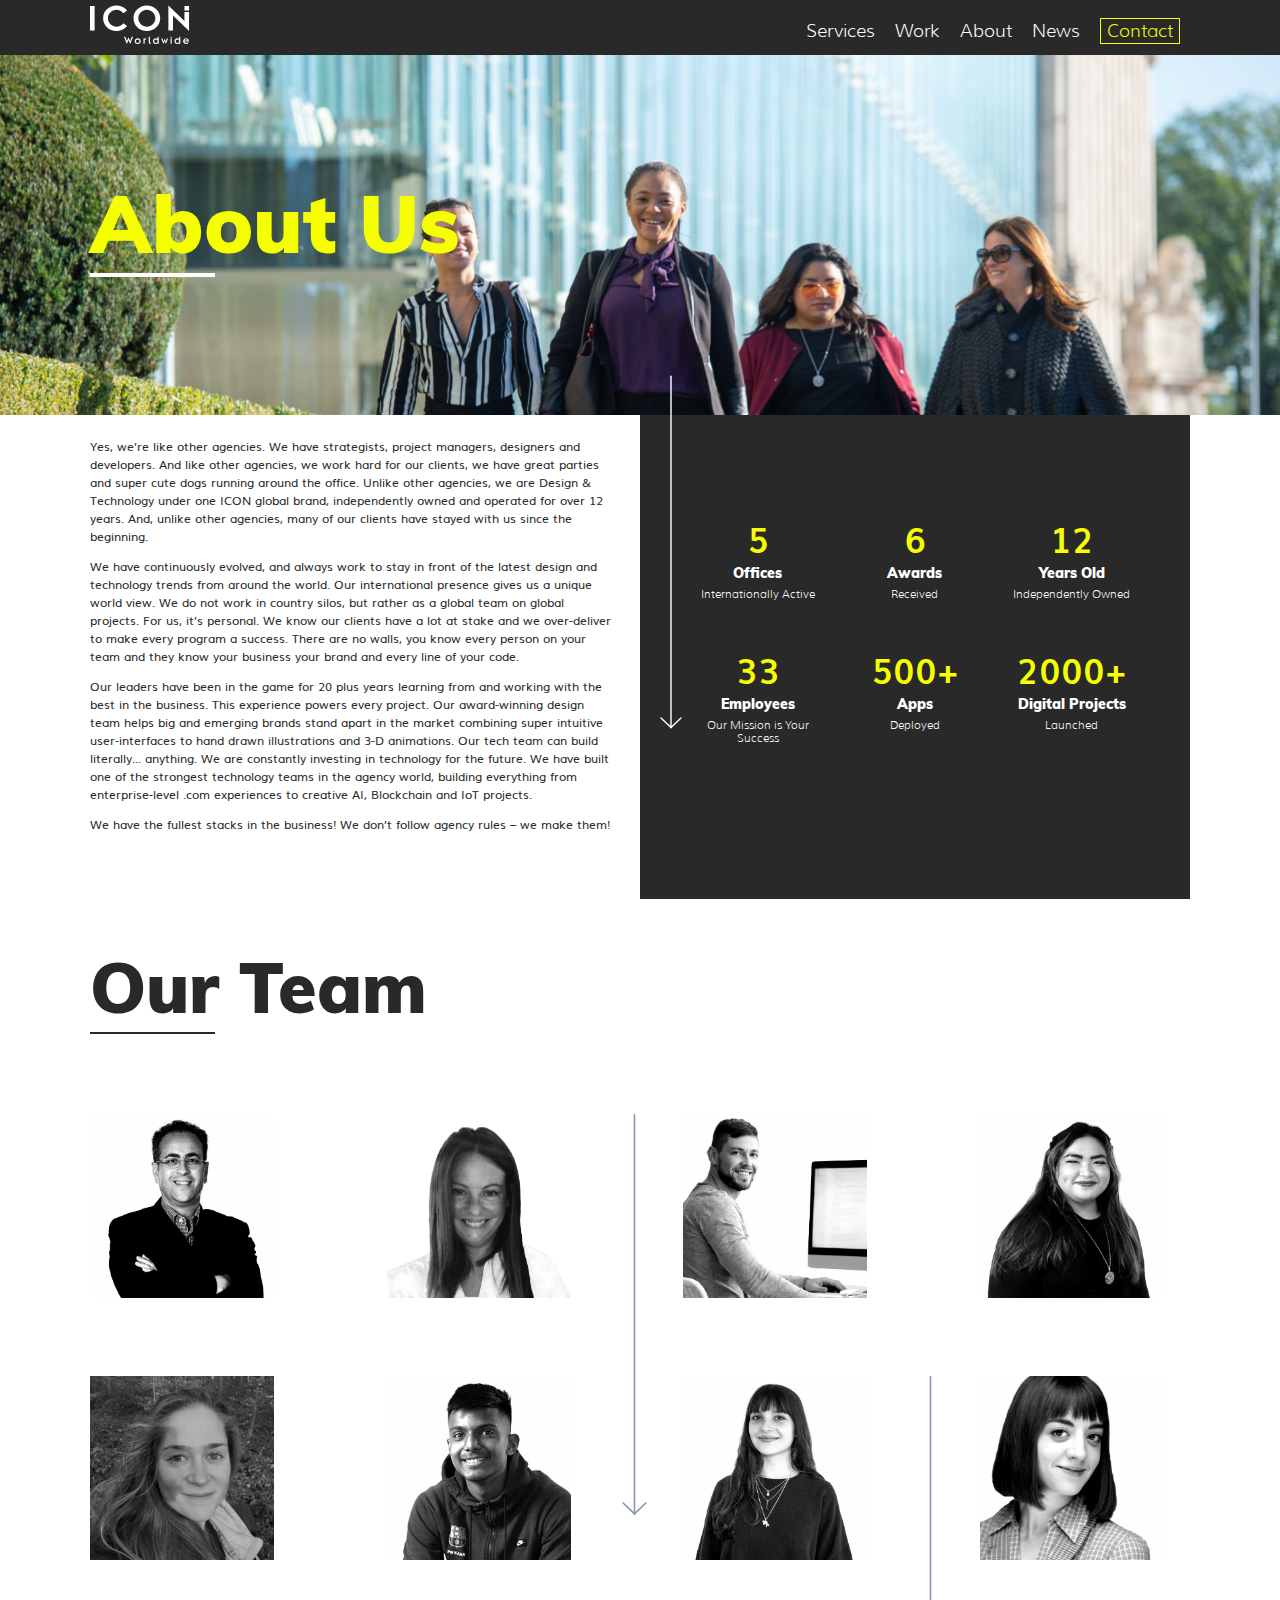
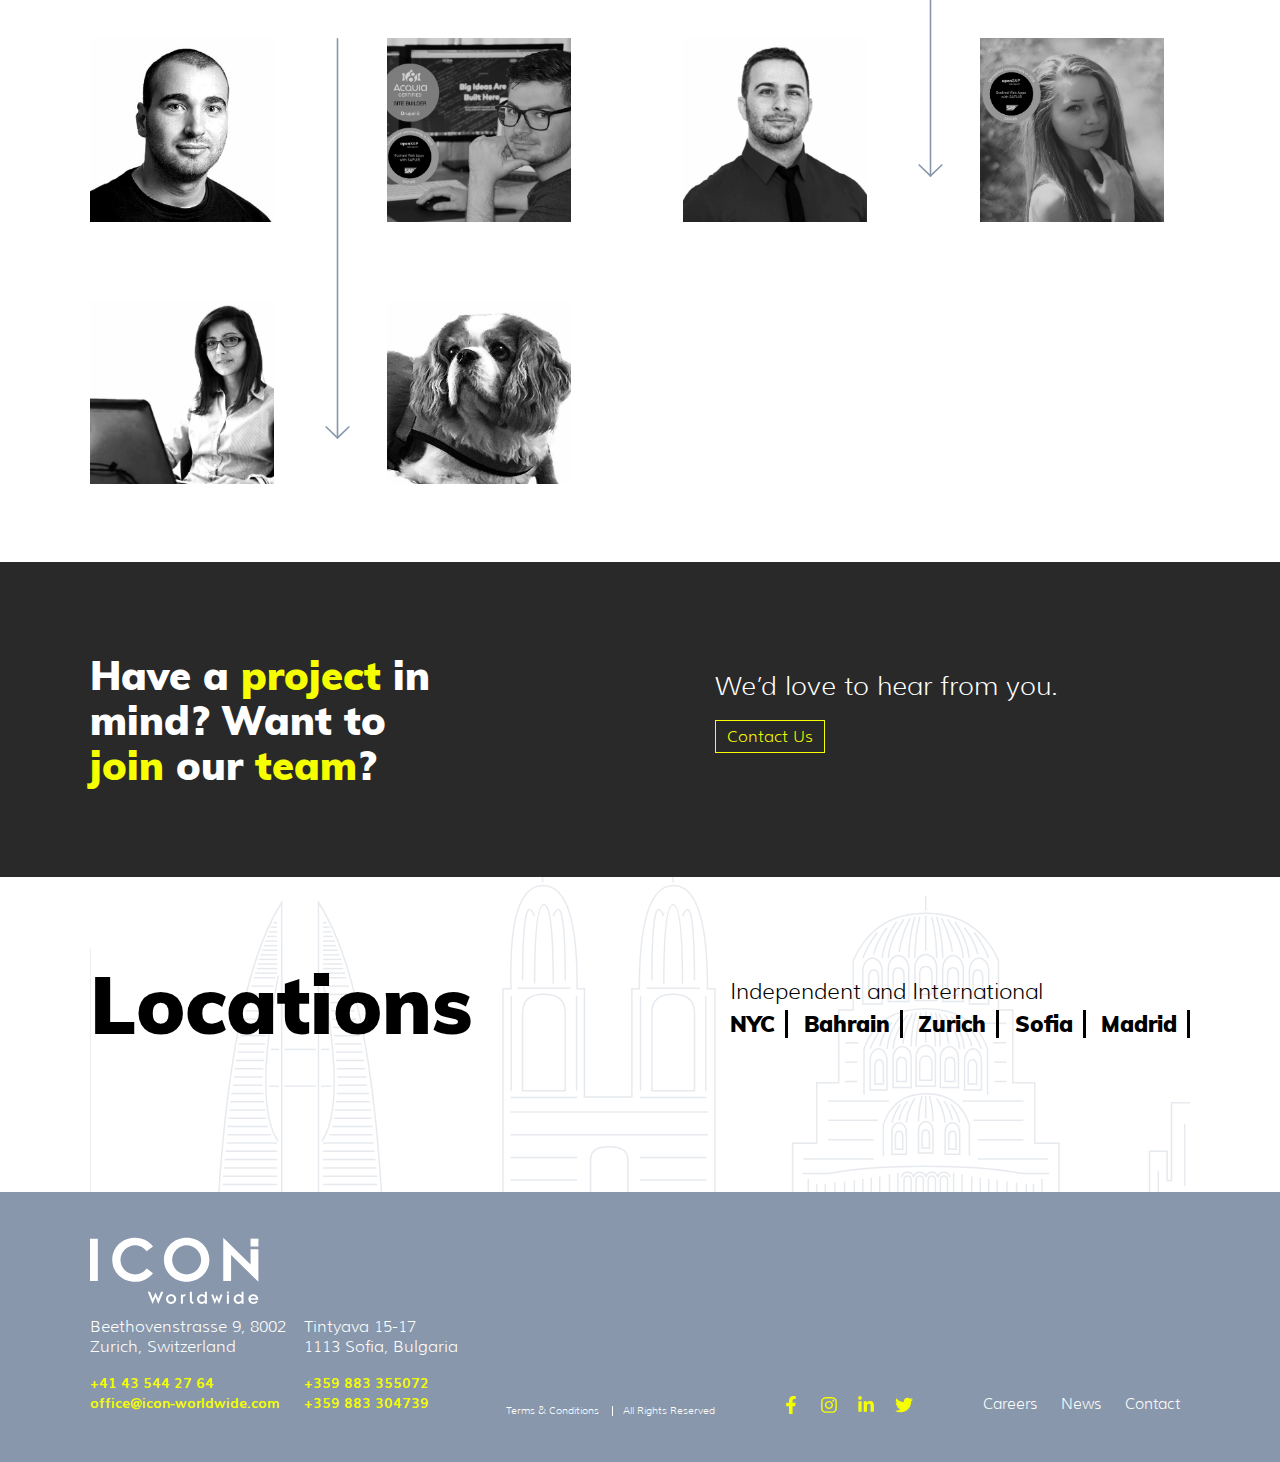
<file: about.html>
<!DOCTYPE html>
<html class="no-js" lang="en" data-react-helmet="lang">
<head>
  <meta charset="utf-8">
  <title>About Us | ICON Worldwide</title>
  <meta name="description" content="">
  <meta name="viewport" content="width=device-width, initial-scale=1">

  <link rel="stylesheet" href="css/reset.css">
  <link rel="stylesheet" href="css/fonts.css">
  <link rel="stylesheet" href="css/header.css">
  <link rel="stylesheet" href="css/about.css">
  <link rel="stylesheet" href="css/last_section.css">
  <link rel="stylesheet" href="css/footer.css">
  <link rel="stylesheet" href="css/contact_form.css">
</head>
<body>

<header id="header">
  <div id="inner_header">
    <div id="header_logo">
      <a href="index.html">
        <img src="img\icon-logo.svg" onerror="this.onerror=null; this.src='icon-logo.png'" alt="Logo">
      </a>
    </div>
    <ul class="header_nav_menu">
      <li><a href="services.html">services</a></li>
      <li><a href="work.html">work</a></li>
      <li><a href="about.html">about</a></li>
      <li><a href="news.html">news</a></li>
      <li>
        <button id="header_button">contact</button>
      </li>
    </ul>
    <div class="clear_right"></div>
  </div>
</header>

<section id="about_section">
  <div id="about_top_part">
    <h1>About Us
      <span class="about_line"></span>
    </h1>
  </div>
  <div id="about_bottom_part">
    <div class="about_left_div">
      <div class="inner_left_div">
        <p>Yes, we’re like other agencies. We have strategists, project managers, designers and developers. And like
          other agencies, we work hard for our clients, we have great parties and super cute dogs running around the
          office. Unlike other agencies, we are Design & Technology under one ICON global brand, independently owned and
          operated for over 12 years. And, unlike other agencies, many of our clients have stayed with us since the
          beginning.</p>
        <p>We have continuously evolved, and always work to stay in front of the latest design and technology trends
          from around the world. Our international presence gives us a unique world view. We do not work in country
          silos, but rather as a global team on global projects. For us, it’s personal. We know our clients have a lot
          at stake and we over-deliver to make every program a success. There are no walls, you know every person on
          your team and they know your business your brand and every line of your code.</p>
        <p>Our leaders have been in the game for 20 plus years learning from and working with the best in the business.
          This experience powers every project. Our award-winning design team helps big and emerging brands stand apart
          in the market combining super intuitive user-interfaces to hand drawn illustrations and 3-D animations. Our
          tech team can build literally... anything. We are constantly investing in technology for the future. We have
          built one of the strongest technology teams in the agency world, building everything from enterprise-level
          .com experiences to creative AI, Blockchain and IoT projects.</p>
        <p>We have the fullest stacks in the business! We don’t follow agency rules – we make them!</p>
      </div>
    </div>
    <div class="about_right_div">
      <img src="img/arrow_white.svg" alt="Arrow">
      <div class="inner_right_div">
        <div class="statistic">
          <h2>5</h2>
          <h3>Offices</h3>
          <p>Internationally Active</p>
        </div>
        <div class="statistic">
          <h2>6</h2>
          <h3>Awards</h3>
          <p>Received</p>
        </div>
        <div class="statistic">
          <h2>12</h2>
          <h3>Years Old</h3>
          <p>Independently Owned</p>
        </div>
        <div class="statistic">
          <h2>33</h2>
          <h3>Employees</h3>
          <p>Our Mission is Your Success</p>
        </div>
        <div class="statistic">
          <h2>500+</h2>
          <h3>Apps</h3>
          <p>Deployed</p>
        </div>
        <div class="statistic">
          <h2>2000+</h2>
          <h3>Digital Projects</h3>
          <p>Launched</p>
        </div>
      </div>
    </div>
  </div>

  <div class="about_inner">
    <h1>Our Team
      <span class="about_line"></span>
    </h1>

    <div class="team_photos">

      <div class="person">
        <img class="person_photo" src="img/jon-white.png" alt="Jon">
        <div class="person_info">
          <h3>Jon</h3>
          <p>Managing Director</p>
        </div>
      </div>
      <div class="person">
        <img class="person_photo" src="img/lori.png" alt="Lori">
        <div class="person_info">
          <h3>Lori</h3>
          <p>Creative Director</p>
        </div>
        <img class="arrow" src="img/arrow_grey.svg" alt="arrow">

      </div>
      <div class="person">
        <img class="person_photo" src="img/fakesteffen-white.png" alt="Steffen">
        <div class="person_info">
          <h3>Steffen</h3>
          <p>Technology Director</p>
        </div>
      </div>
      <div class="person">
        <img class="person_photo" src="img/Monira-white.png" alt="Monira">
        <div class="person_info">
          <h3>Monira</h3>
          <p>Designer</p>
        </div>
      </div>
      <div class="person">
        <img class="person_photo" src="img/teamB&W.png" alt="Zita">
        <div class="person_info">
          <h3>Zita</h3>
          <p>Project Manager</p>
        </div>
      </div>
      <div class="person">
        <img class="person_photo" src="img/Pryjan-white.png" alt="Pryjan">
        <div class="person_info">
          <h3>Pryjan</h3>
          <p>Jr. Designer</p>
        </div>
      </div>
      <div class="person">
        <img class="person_photo" src="img/Jessie-white.png" alt="Jessie">
        <div class="person_info">
          <h3>Jessie</h3>
          <p>Design Apprentice</p>
        </div>
        <img class="arrow" src="img/arrow_grey.svg" alt="arrow">
      </div>
      <div class="person">
        <img class="person_photo" src="img/Kristen-white-Edit.png" alt="Kristen">
        <div class="person_info">
          <h3>Kristen</h3>
          <p>Design Intern</p>
        </div>
      </div>
      <div class="person">
        <img class="person_photo" src="img/peter-white.png" alt="Peter">
        <div class="person_info">
          <h3>Peter</h3>
          <p>Lead Developer</p>
        </div>
        <img class="arrow" src="img/arrow_grey.svg" alt="arrow">
      </div>
      <div class="person">
        <img class="person_photo" src="img/teamb&w2.png" alt="Toli">
        <div class="person_info">
          <h3>Toli</h3>
          <p>Lead Developer</p>
        </div>
      </div>
      <div class="person">
        <img class="person_photo" src="img/владко-white.png" alt=Vladislav">
        <div class="person_info">
          <h3>Vladislav</h3>
          <p>Lead Developer</p>
        </div>
      </div>
      <div class="person">
        <img class="person_photo" src="img/anji.png" alt="Anjelica">
        <div class="person_info">
          <h3>Anjelika</h3>
          <p>Jr. Developer</p>
        </div>
      </div>
      <div class="person">
        <img class="person_photo" src="img/valya-white.png" alt="Valya">
        <div class="person_info">
          <h3>Valya</h3>
          <p>SEO, SEM, Social Media</p>
        </div>
      </div>
      <div class="person">
        <img class="person_photo" src="img/Luci-white.png" alt="Luci">
        <div class="person_info">
          <h3>Luci</h3>
          <p>Office dog</p>
        </div>
      </div>

    </div>
  </div>

</section>

<section id="last_section">
  <div id="contact_us">
    <div id="contact_us_container">
      <h2>Have a <span>project</span> in mind? Want to <span>join</span> our <span>team</span>?</h2>
      <div id="btn_contact_area">
        <p>We’d love to hear from you.</p>
        <button id="btn_contact_us">Contact Us</button>
      </div>
    </div>
  </div>
  <div id="location">
    <div id="location_container">
      <div id="location_left_div">
        <h2>Locations</h2>
        <div class="black_line"></div>
      </div>
      <div id="location_right_div">
        <p>Independent and International</p>
        <ul class="list_cities">
          <li>NYC</li>
          <li>Bahrain</li>
          <li>Zurich</li>
          <li>Sofia</li>
          <li>Madrid</li>
        </ul>
      </div>
    </div>
  </div>
</section>

<footer>
  <div id="inner_footer">
    <div id="footer_logo">
      <img src="img\icon-logo.svg" onerror="this.onerror=null; this.src='icon-logo.png'" alt="Logo">
    </div>
    <div class="address" id="address_1">
      <p>Beethovenstrasse 9, 8002</p>
      <p>Zurich, Switzerland</p>
      <br>
      <div class="contact">
        <a href="tel:+41435442764">+41 43 544 27 64</a>
        <a href="mailto:office@icon-worldwide.com">office@icon-worldwide.com</a>
      </div>
    </div>
    <div class="address" id="address_2">
      <p>Tintyava 15-17</p>
      <p>1113 Sofia, Bulgaria</p>
      <br>
      <div class="contact">
        <a href="tel:+359883355072">+359 883 355072</a>
        <a href="tel:+359883304739">+359 883 304739</a>
      </div>
    </div>
    <div id="inner_footer_right">
      <div class="left_part">
        <a href="/terms-and-conditions">Terms &amp; Conditions</a>
        <div class="all-rights-reserved">All Rights Reserved</div>
      </div>
      <div class="social_media">
        <a href="https://www.facebook.com/iconww/">
          <svg stroke="currentColor" fill="currentColor" stroke-width="0" viewBox="0 0 320 512" height="1em"
               width="1em"
               xmlns="http://www.w3.org/2000/svg">
            <path
              d="M279.14 288l14.22-92.66h-88.91v-60.13c0-25.35 12.42-50.06 52.24-50.06h40.42V6.26S260.43 0 225.36 0c-73.22 0-121.08 44.38-121.08 124.72v70.62H22.89V288h81.39v224h100.17V288z"></path>
          </svg>
        </a>
        <a href="https://www.instagram.com/iconworldwide/">
          <svg stroke="currentColor" fill="currentColor" stroke-width="0" viewBox="0 0 448 512" height="1em"
               width="1em"
               xmlns="http://www.w3.org/2000/svg">
            <path
              d="M224.1 141c-63.6 0-114.9 51.3-114.9 114.9s51.3 114.9 114.9 114.9S339 319.5 339 255.9 287.7 141 224.1 141zm0 189.6c-41.1 0-74.7-33.5-74.7-74.7s33.5-74.7 74.7-74.7 74.7 33.5 74.7 74.7-33.6 74.7-74.7 74.7zm146.4-194.3c0 14.9-12 26.8-26.8 26.8-14.9 0-26.8-12-26.8-26.8s12-26.8 26.8-26.8 26.8 12 26.8 26.8zm76.1 27.2c-1.7-35.9-9.9-67.7-36.2-93.9-26.2-26.2-58-34.4-93.9-36.2-37-2.1-147.9-2.1-184.9 0-35.8 1.7-67.6 9.9-93.9 36.1s-34.4 58-36.2 93.9c-2.1 37-2.1 147.9 0 184.9 1.7 35.9 9.9 67.7 36.2 93.9s58 34.4 93.9 36.2c37 2.1 147.9 2.1 184.9 0 35.9-1.7 67.7-9.9 93.9-36.2 26.2-26.2 34.4-58 36.2-93.9 2.1-37 2.1-147.8 0-184.8zM398.8 388c-7.8 19.6-22.9 34.7-42.6 42.6-29.5 11.7-99.5 9-132.1 9s-102.7 2.6-132.1-9c-19.6-7.8-34.7-22.9-42.6-42.6-11.7-29.5-9-99.5-9-132.1s-2.6-102.7 9-132.1c7.8-19.6 22.9-34.7 42.6-42.6 29.5-11.7 99.5-9 132.1-9s102.7-2.6 132.1 9c19.6 7.8 34.7 22.9 42.6 42.6 11.7 29.5 9 99.5 9 132.1s2.7 102.7-9 132.1z"></path>
          </svg>
        </a>
        <a href="https://www.linkedin.com/company/icon-worldwide/">
          <svg stroke="currentColor" fill="currentColor" stroke-width="0" viewBox="0 0 448 512" height="1em"
               width="1em"
               xmlns="http://www.w3.org/2000/svg">
            <path
              d="M100.28 448H7.4V148.9h92.88zM53.79 108.1C24.09 108.1 0 83.5 0 53.8a53.79 53.79 0 0 1 107.58 0c0 29.7-24.1 54.3-53.79 54.3zM447.9 448h-92.68V302.4c0-34.7-.7-79.2-48.29-79.2-48.29 0-55.69 37.7-55.69 76.7V448h-92.78V148.9h89.08v40.8h1.3c12.4-23.5 42.69-48.3 87.88-48.3 94 0 111.28 61.9 111.28 142.3V448z"></path>
          </svg>
        </a>
        <a href="https://twitter.com/iconworldwide">
          <svg stroke="currentColor" fill="currentColor" stroke-width="0" viewBox="0 0 512 512" height="1em"
               width="1em"
               xmlns="http://www.w3.org/2000/svg">
            <path
              d="M459.37 151.716c.325 4.548.325 9.097.325 13.645 0 138.72-105.583 298.558-298.558 298.558-59.452 0-114.68-17.219-161.137-47.106 8.447.974 16.568 1.299 25.34 1.299 49.055 0 94.213-16.568 130.274-44.832-46.132-.975-84.792-31.188-98.112-72.772 6.498.974 12.995 1.624 19.818 1.624 9.421 0 18.843-1.3 27.614-3.573-48.081-9.747-84.143-51.98-84.143-102.985v-1.299c13.969 7.797 30.214 12.67 47.431 13.319-28.264-18.843-46.781-51.005-46.781-87.391 0-19.492 5.197-37.36 14.294-52.954 51.655 63.675 129.3 105.258 216.365 109.807-1.624-7.797-2.599-15.918-2.599-24.04 0-57.828 46.782-104.934 104.934-104.934 30.213 0 57.502 12.67 76.67 33.137 23.715-4.548 46.456-13.32 66.599-25.34-7.798 24.366-24.366 44.833-46.132 57.827 21.117-2.273 41.584-8.122 60.426-16.243-14.292 20.791-32.161 39.308-52.628 54.253z"></path>
          </svg>
        </a>
      </div>
      <div class="right_part">
        <a href="#">Careers</a>
        <a href="#">News</a>
        <a onclick="openContactForm()">Contact</a>
      </div>
    </div>
  </div>
</footer>

<section id="contact_form">
  <div class="left_part_contact">
    <a class="contact_form_logo">
      <img src="img/icon-logo.svg">
    </a>
    <div class="left_contact_container">
      <h3>
        We'd <span>love to hear </span>from you
      </h3>
      <a href="mailto:office@icon-worldwide.com">office@icon-worldwide.com</a>
      <a href="tel:+41435442764">+41 43 544 27 64</a>
    </div>
    <img class="arrow_contact" src="img/horizontal_arrow.png" >
  </div>
  <div class="right_part_contact">
    <div class="contact_exit">
      <div></div>
      <div></div>
    </div>
    <form id="the_form">
      <p class="name">
        Name<span>*</span>
      </p>
      <input type="text" name="name" class="name_input">
      <p class="email">
        Email<span>*</span>
      </p>
      <input type="text" name="email" class="email_input">
      <p>Company Name</p>
      <input type="text" name="company_name">
      <p>Phone Number</p>
      <input type="text" name="phone_number">
      <p>Message</p>
      <textarea id="textarea" name="message"></textarea>
      <div class="btn_link">
        <div id="submit">Submit</div>
      </div>
    </form>
  </div>
</section>

<script src="js/contact_form.js"></script>
<script src="js/changeOverflow.js"></script>
<script src="js/contact_form_button_header.js"></script>
<script src="js/contact_form_buttons_footer.js"></script>
</body>
</html>
</file>
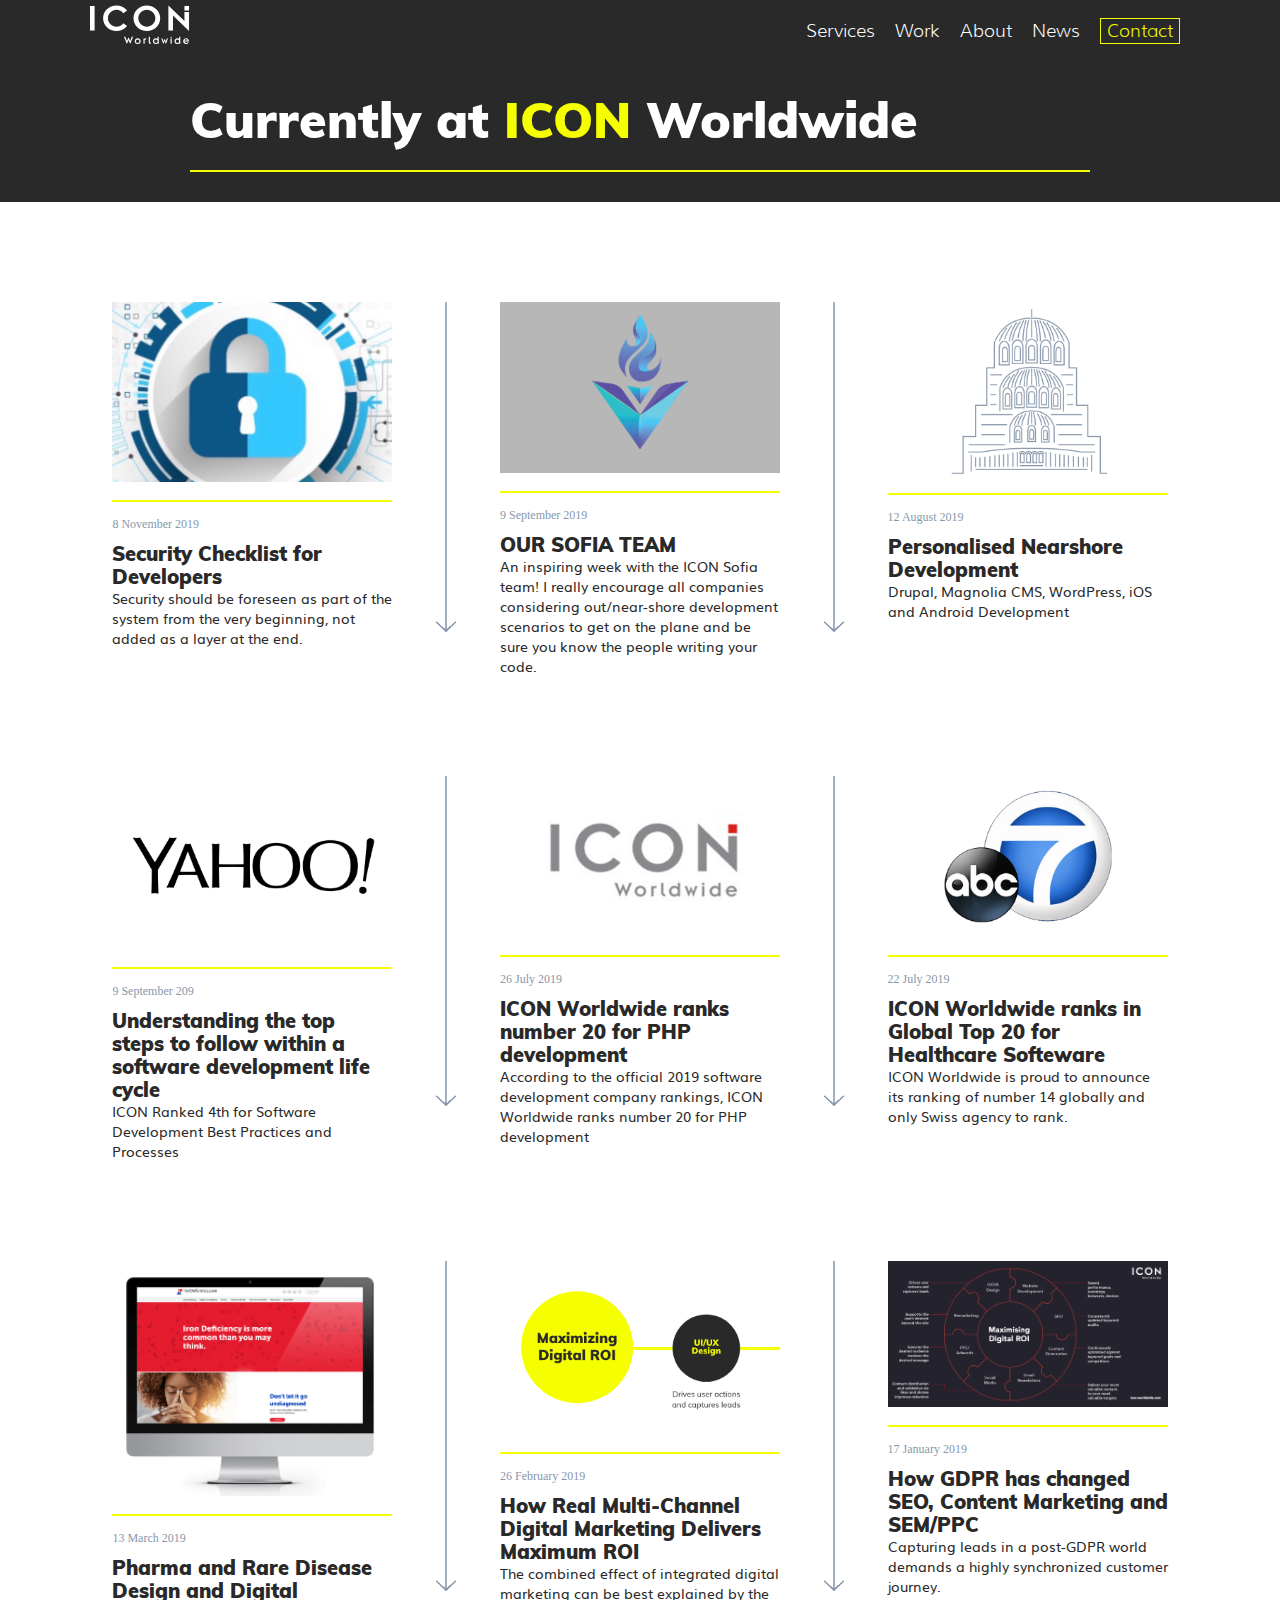
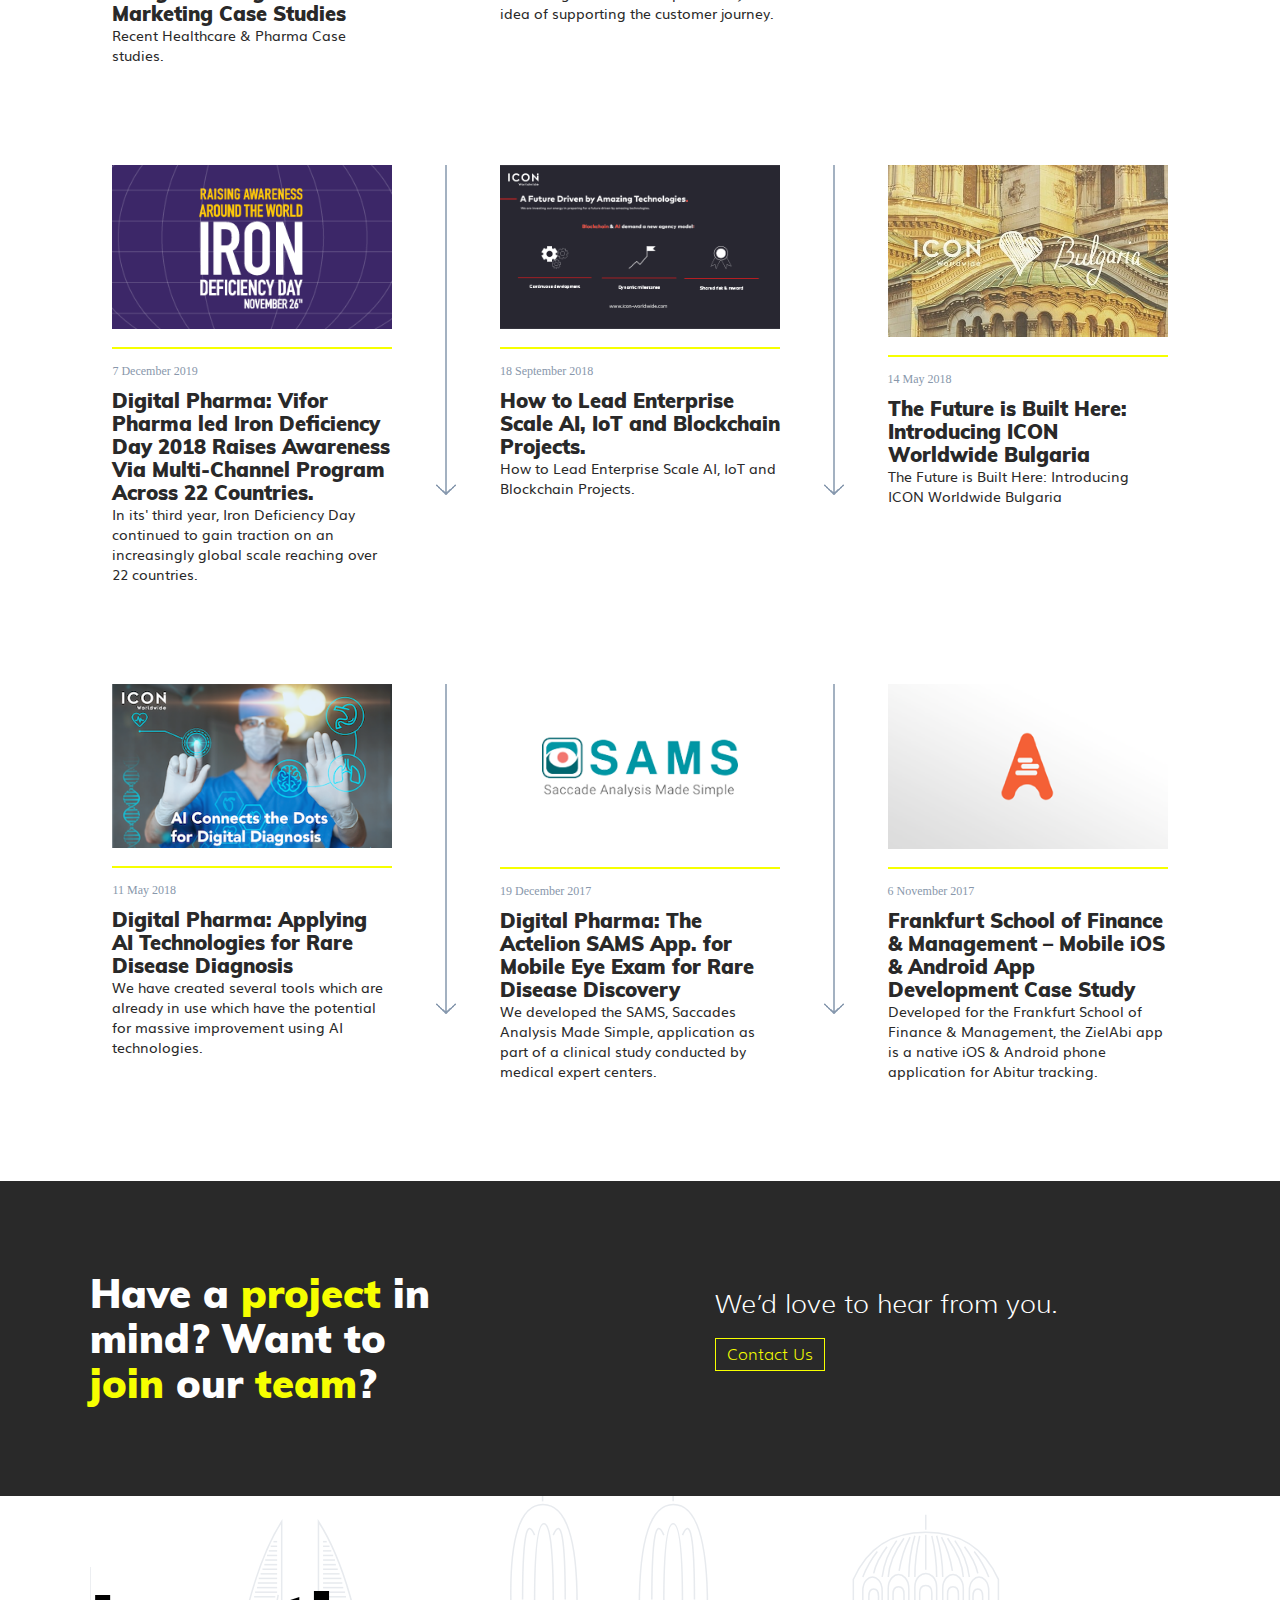
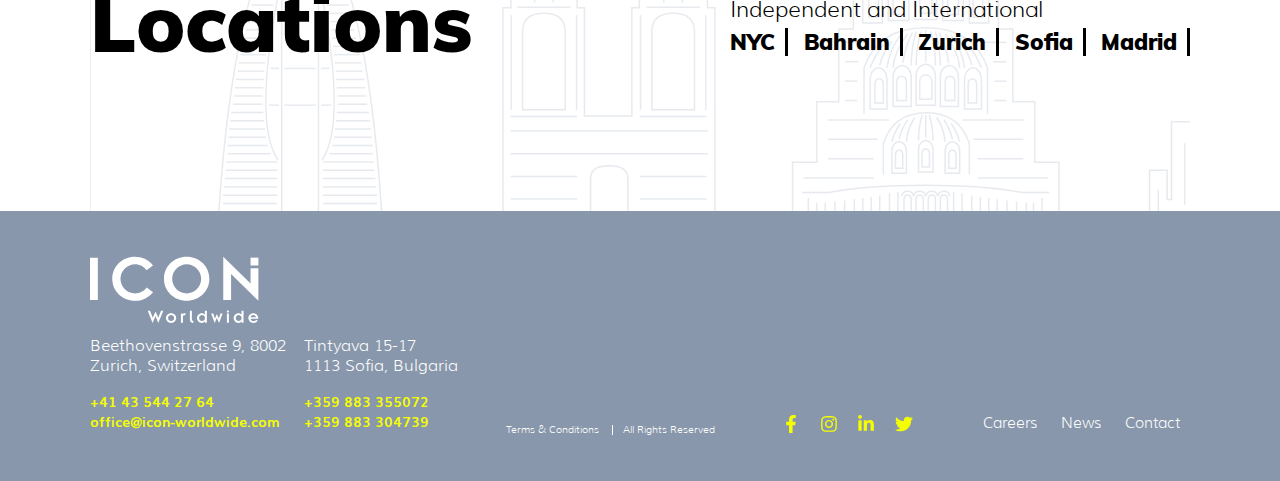
<file: news.html>
<!DOCTYPE html>
<html lang="en">
<head>
  <meta charset="UTF-8">
  <title>News | ICON-Worldwide</title>

  <meta name="description" content="">
  <meta name="viewport" content="width=device-width, initial-scale=1">

  <link rel="stylesheet" href="css/reset.css">
  <link rel="stylesheet" href="css/fonts.css">
  <link rel="stylesheet" href="css/news_header.css">
  <link rel="stylesheet" href="css/header.css">
  <link rel="stylesheet" href="css/news_section.css">
  <link rel="stylesheet" href="css/last_section.css">
  <link rel="stylesheet" href="css/footer.css">
  <link rel="stylesheet" href="css/contact_form.css">

</head>
<body>
<div id="news_header">
  <header id="header">
    <div id="inner_header">
      <div id="header_logo">
        <a href="index.html">
          <img src="img\icon-logo.svg" onerror="this.onerror=null; this.src='icon-logo.png'" alt="Logo">
        </a>
      </div>
      <ul class="header_nav_menu">
        <li><a href="services.html">services</a></li>
        <li><a href="work.html">work</a></li>
        <li><a href="about.html">about</a></li>
        <li><a href="news.html">news</a></li>
        <li>
          <button id="header_button">contact</button>
        </li>
      </ul>
      <div class="clear_right"></div>
    </div>
  </header>
  <div id="news_header_title">Currently at <span>ICON</span> Worldwide</div>
</div>

<section id="news_section">
  <div id="news_section_inner">
    <div class="news_row">
      <a class="article">
        <img class="article_img" src="img/security-min-0535b20d52f815002066cb7324f92058.jpg" alt="Sofia">
        <div class="yellow_line"></div>
        <div class="article_date">8 November 2019</div>
        <h5>Security Checklist for Developers</h5>
        <p>
          Security should be foreseen as part of the system from the very beginning, not added as a layer at the end.
        </p>
      </a>
      <img class="arrow_img" src="img/vertical_arrow.png" alt="arrow">
      <a class="article">
        <img class="article_img" src="img/our-team.png" alt="Sofia">
        <div class="yellow_line"></div>
        <div class="article_date">9 September 2019</div>
        <h5>OUR SOFIA TEAM</h5>
        <p>
          An inspiring week with the ICON Sofia team! I really encourage all companies considering out/near-shore
          development scenarios to get on the plane and be sure you know the people writing your code.
        </p>
      </a>
      <img class="arrow_img" src="img/vertical_arrow.png" alt="arrow">
      <a class="article">
        <img class="article_img" src="img/church.png" alt="Sofia">
        <div class="yellow_line"></div>
        <div class="article_date">12 August 2019</div>
        <h5>Personalised Nearshore Development</h5>
        <p>Drupal, Magnolia CMS, WordPress, iOS and Android Development</p>
      </a>
    </div>
    <div class="news_row">
      <a class="article">
        <img class="article_img" src="img/yahoo.png">
        <div class="yellow_line"></div>
        <div class="article_date">9 September 209</div>
        <h5>Understanding the top steps to follow within a software development life cycle</h5>
        <p>ICON Ranked 4th for Software Development Best Practices and Processes</p>
      </a>
      <img class="arrow_img" src="img/vertical_arrow.png" alt="arrow">
      <a class="article">
        <img class="article_img" src="img/icon-6781b78aa26d874e144c03f3679980ce.png">
        <div class="yellow_line"></div>
        <div class="article_date">26 July 2019</div>
        <h5>ICON Worldwide ranks number 20 for PHP development</h5>
        <p>According to the official 2019 software development company rankings, ICON Worldwide ranks number 20 for PHP
          development</p>
      </a>
      <img class="arrow_img" src="img/vertical_arrow.png" alt="arrow">
      <a class="article">
        <img class="article_img" src="img/abc-min-be9d971630ace78877b2afd58e9c8f0c.png">
        <div class="yellow_line"></div>
        <div class="article_date">22 July 2019</div>
        <h5>ICON Worldwide ranks in Global Top 20 for Healthcare Softeware</h5>
        <p>ICON Worldwide is proud to announce its ranking of number 14 globally and only Swiss agency to rank.</p>
      </a>
    </div>
    <div class="news_row">
      <a class="article">
        <img class="article_img" src="img/ida-min-b651cea1a239a410496ae95dd0fb5167.png">
        <div class="yellow_line"></div>
        <div class="article_date">13 March 2019</div>
        <h5>Pharma and Rare Disease Design and Digital Marketing Case Studies</h5>
        <p>Recent Healthcare & Pharma Case studies.</p>
      </a>
      <img class="arrow_img" src="img/vertical_arrow.png" alt="arrow">
      <a class="article">
        <img class="article_img" src="img/multi-chanel.png">
        <div class="yellow_line"></div>
        <div class="article_date">26 February 2019</div>
        <h5>How Real Multi-Channel Digital Marketing Delivers Maximum ROI</h5>
        <p>
          The combined effect of integrated digital marketing can be best explained by the idea of supporting the
          customer journey.
        </p>
      </a>
      <img class="arrow_img" src="img/vertical_arrow.png" alt="arrow">
      <a class="article">
        <img class="article_img" src="img/capturing-lead-min-bc1c18960a99a2e1cae5ece1264c2959.png">
        <div class="yellow_line"></div>
        <div class="article_date">17 January 2019</div>
        <h5>How GDPR has changed SEO, Content Marketing and SEM/PPC</h5>
        <p>Capturing leads in a post-GDPR world demands a highly synchronized customer journey.</p>
      </a>
    </div>
    <div class="news_row">
      <a class="article">
        <img class="article_img" src="img/iron.png">
        <div class="yellow_line"></div>
        <div class="article_date">7 December 2019</div>
        <h5>Digital Pharma: Vifor Pharma led Iron Deficiency Day 2018 Raises Awareness Via Multi-Channel Program Across
          22 Countries.</h5>
        <p>
          In its' third year, Iron Deficiency Day continued to gain traction on an increasingly global scale reaching
          over 22 countries.
        </p>
      </a>
      <img class="arrow_img" src="img/vertical_arrow.png" alt="arrow">
      <a class="article">
        <img class="article_img" src="img/enterprice_scale.png">
        <div class="yellow_line"></div>
        <div class="article_date">18 September 2018</div>
        <h5>How to Lead Enterprise Scale AI, IoT and Blockchain Projects.</h5>
        <p>How to Lead Enterprise Scale AI, IoT and Blockchain Projects.</p>
      </a>
      <img class="arrow_img" src="img/vertical_arrow.png" alt="arrow">
      <a class="article">
        <img class="article_img" src="img/icon-bg-min-8f526c0c190b2f656fdfea0679aeb026.jpg">
        <div class="yellow_line"></div>
        <div class="article_date">14 May 2018</div>
        <h5>The Future is Built Here: Introducing ICON Worldwide Bulgaria</h5>
        <p>The Future is Built Here: Introducing ICON Worldwide Bulgaria</p>
      </a>
    </div>
    <div class="news_row">
      <a class="article">
        <img class="article_img"
             src="img/Al-Connects-the-dots-for-digital-diagnosis-e8e921476613f44cddfe128d570d46f2.png">
        <div class="yellow_line"></div>
        <div class="article_date">11 May 2018</div>
        <h5>Digital Pharma: Applying AI Technologies for Rare Disease Diagnosis</h5>
        <p>We have created several tools which are already in use which have the potential for massive improvement using
          AI technologies. </p>
      </a>
      <img class="arrow_img" src="img/vertical_arrow.png" alt="arrow">
      <a class="article">
        <img class="article_img" src="img/teaser-43f023387445140ec601ec78867705d4.png">
        <div class="yellow_line"></div>
        <div class="article_date">19 December 2017</div>
        <h5>Digital Pharma: The Actelion SAMS App. for Mobile Eye Exam for Rare Disease Discovery</h5>
        <p>We developed the SAMS, Saccades Analysis Made Simple, application as part of a clinical study conducted by
          medical expert centers.</p>
      </a>
      <img class="arrow_img" src="img/vertical_arrow.png" alt="arrow">
      <a class="article">
        <img class="article_img" src="img/ziel-thumb-58b8fabf3816f163bcdab23926c63a9b.png">
        <div class="yellow_line"></div>
        <div class="article_date">6 November 2017</div>
        <h5>
          Frankfurt School of Finance & Management – Mobile iOS & Android App Development Case Study
        </h5>
        <p>
          Developed for the Frankfurt School of Finance & Management, the ZielAbi app is a native iOS & Android phone
          application for Abitur tracking.
        </p>
      </a>
    </div>
  </div>
</section>

<section id="last_section">
  <div id="contact_us">
    <div id="contact_us_container">
      <h2>Have a <span>project</span> in mind? Want to <span>join</span> our <span>team</span>?</h2>
      <div id="btn_contact_area">
        <p>We’d love to hear from you.</p>
        <button id="btn_contact_us">Contact Us</button>
      </div>
    </div>
  </div>
  <div id="location">
    <div id="location_container">
      <div id="location_left_div">
        <h2>Locations</h2>
        <div class="black_line"></div>
      </div>
      <div id="location_right_div">
        <p>Independent and International</p>
        <ul class="list_cities">
          <li>NYC</li>
          <li>Bahrain</li>
          <li>Zurich</li>
          <li>Sofia</li>
          <li>Madrid</li>
        </ul>
      </div>
    </div>
  </div>
</section>

<footer>
  <div id="inner_footer">
    <div id="footer_logo">
      <img src="img\icon-logo.svg" onerror="this.onerror=null; this.src='icon-logo.png'" alt="Logo">
    </div>
    <div class="address" id="address_1">
      <p>Beethovenstrasse 9, 8002</p>
      <p>Zurich, Switzerland</p>
      <br>
      <div class="contact">
        <a href="tel:+41435442764">+41 43 544 27 64</a>
        <a href="mailto:office@icon-worldwide.com">office@icon-worldwide.com</a>
      </div>
    </div>
    <div class="address" id="address_2">
      <p>Tintyava 15-17</p>
      <p>1113 Sofia, Bulgaria</p>
      <br>
      <div class="contact">
        <a href="tel:+359883355072">+359 883 355072</a>
        <a href="tel:+359883304739">+359 883 304739</a>
      </div>
    </div>
    <div id="inner_footer_right">
      <div class="left_part">
        <a href="/terms-and-conditions">Terms &amp; Conditions</a>
        <div class="all-rights-reserved">All Rights Reserved</div>
      </div>
      <div class="social_media">
        <a href="https://www.facebook.com/iconww/">
          <svg stroke="currentColor" fill="currentColor" stroke-width="0" viewBox="0 0 320 512" height="1em"
               width="1em"
               xmlns="http://www.w3.org/2000/svg">
            <path
              d="M279.14 288l14.22-92.66h-88.91v-60.13c0-25.35 12.42-50.06 52.24-50.06h40.42V6.26S260.43 0 225.36 0c-73.22 0-121.08 44.38-121.08 124.72v70.62H22.89V288h81.39v224h100.17V288z"></path>
          </svg>
        </a>
        <a href="https://www.instagram.com/iconworldwide/">
          <svg stroke="currentColor" fill="currentColor" stroke-width="0" viewBox="0 0 448 512" height="1em"
               width="1em"
               xmlns="http://www.w3.org/2000/svg">
            <path
              d="M224.1 141c-63.6 0-114.9 51.3-114.9 114.9s51.3 114.9 114.9 114.9S339 319.5 339 255.9 287.7 141 224.1 141zm0 189.6c-41.1 0-74.7-33.5-74.7-74.7s33.5-74.7 74.7-74.7 74.7 33.5 74.7 74.7-33.6 74.7-74.7 74.7zm146.4-194.3c0 14.9-12 26.8-26.8 26.8-14.9 0-26.8-12-26.8-26.8s12-26.8 26.8-26.8 26.8 12 26.8 26.8zm76.1 27.2c-1.7-35.9-9.9-67.7-36.2-93.9-26.2-26.2-58-34.4-93.9-36.2-37-2.1-147.9-2.1-184.9 0-35.8 1.7-67.6 9.9-93.9 36.1s-34.4 58-36.2 93.9c-2.1 37-2.1 147.9 0 184.9 1.7 35.9 9.9 67.7 36.2 93.9s58 34.4 93.9 36.2c37 2.1 147.9 2.1 184.9 0 35.9-1.7 67.7-9.9 93.9-36.2 26.2-26.2 34.4-58 36.2-93.9 2.1-37 2.1-147.8 0-184.8zM398.8 388c-7.8 19.6-22.9 34.7-42.6 42.6-29.5 11.7-99.5 9-132.1 9s-102.7 2.6-132.1-9c-19.6-7.8-34.7-22.9-42.6-42.6-11.7-29.5-9-99.5-9-132.1s-2.6-102.7 9-132.1c7.8-19.6 22.9-34.7 42.6-42.6 29.5-11.7 99.5-9 132.1-9s102.7-2.6 132.1 9c19.6 7.8 34.7 22.9 42.6 42.6 11.7 29.5 9 99.5 9 132.1s2.7 102.7-9 132.1z"></path>
          </svg>
        </a>
        <a href="https://www.linkedin.com/company/icon-worldwide/">
          <svg stroke="currentColor" fill="currentColor" stroke-width="0" viewBox="0 0 448 512" height="1em"
               width="1em"
               xmlns="http://www.w3.org/2000/svg">
            <path
              d="M100.28 448H7.4V148.9h92.88zM53.79 108.1C24.09 108.1 0 83.5 0 53.8a53.79 53.79 0 0 1 107.58 0c0 29.7-24.1 54.3-53.79 54.3zM447.9 448h-92.68V302.4c0-34.7-.7-79.2-48.29-79.2-48.29 0-55.69 37.7-55.69 76.7V448h-92.78V148.9h89.08v40.8h1.3c12.4-23.5 42.69-48.3 87.88-48.3 94 0 111.28 61.9 111.28 142.3V448z"></path>
          </svg>
        </a>
        <a href="https://twitter.com/iconworldwide">
          <svg stroke="currentColor" fill="currentColor" stroke-width="0" viewBox="0 0 512 512" height="1em"
               width="1em"
               xmlns="http://www.w3.org/2000/svg">
            <path
              d="M459.37 151.716c.325 4.548.325 9.097.325 13.645 0 138.72-105.583 298.558-298.558 298.558-59.452 0-114.68-17.219-161.137-47.106 8.447.974 16.568 1.299 25.34 1.299 49.055 0 94.213-16.568 130.274-44.832-46.132-.975-84.792-31.188-98.112-72.772 6.498.974 12.995 1.624 19.818 1.624 9.421 0 18.843-1.3 27.614-3.573-48.081-9.747-84.143-51.98-84.143-102.985v-1.299c13.969 7.797 30.214 12.67 47.431 13.319-28.264-18.843-46.781-51.005-46.781-87.391 0-19.492 5.197-37.36 14.294-52.954 51.655 63.675 129.3 105.258 216.365 109.807-1.624-7.797-2.599-15.918-2.599-24.04 0-57.828 46.782-104.934 104.934-104.934 30.213 0 57.502 12.67 76.67 33.137 23.715-4.548 46.456-13.32 66.599-25.34-7.798 24.366-24.366 44.833-46.132 57.827 21.117-2.273 41.584-8.122 60.426-16.243-14.292 20.791-32.161 39.308-52.628 54.253z"></path>
          </svg>
        </a>
      </div>
      <div class="right_part">
        <a href="#">Careers</a>
        <a href="#">News</a>
        <a onclick="openContactForm()">Contact</a>
      </div>
    </div>
  </div>
</footer>

<section id="contact_form">
  <div class="left_part_contact">
    <a class="contact_form_logo">
      <img src="img/icon-logo.svg">
    </a>
    <div class="left_contact_container">
      <h3>
        We'd <span>love to hear </span>from you
      </h3>
      <a href="mailto:office@icon-worldwide.com">office@icon-worldwide.com</a>
      <a href="tel:+41435442764">+41 43 544 27 64</a>
    </div>
    <img class="arrow_contact" src="img/horizontal_arrow.png">
  </div>
  <div class="right_part_contact">
    <div class="contact_exit">
      <div></div>
      <div></div>
    </div>
    <form id="the_form">
      <p class="name">
        Name<span>*</span>
      </p>
      <input type="text" name="name" class="name_input">
      <p class="email">
        Email<span>*</span>
      </p>
      <input type="text" name="email" class="email_input">
      <p>Company Name</p>
      <input type="text" name="company_name">
      <p>Phone Number</p>
      <input type="text" name="phone_number">
      <p>Message</p>
      <textarea id="textarea" name="message"></textarea>
      <div class="btn_link">
        <div id="submit">Submit</div>
      </div>
    </form>
  </div>
</section>

<script src="js/contact_form.js"></script>
<script src="js/changeOverflow.js"></script>
<script src="js/contact_form_button_header.js"></script>
<script src="js/contact_form_buttons_footer.js"></script>
</body>
</html>
</file>
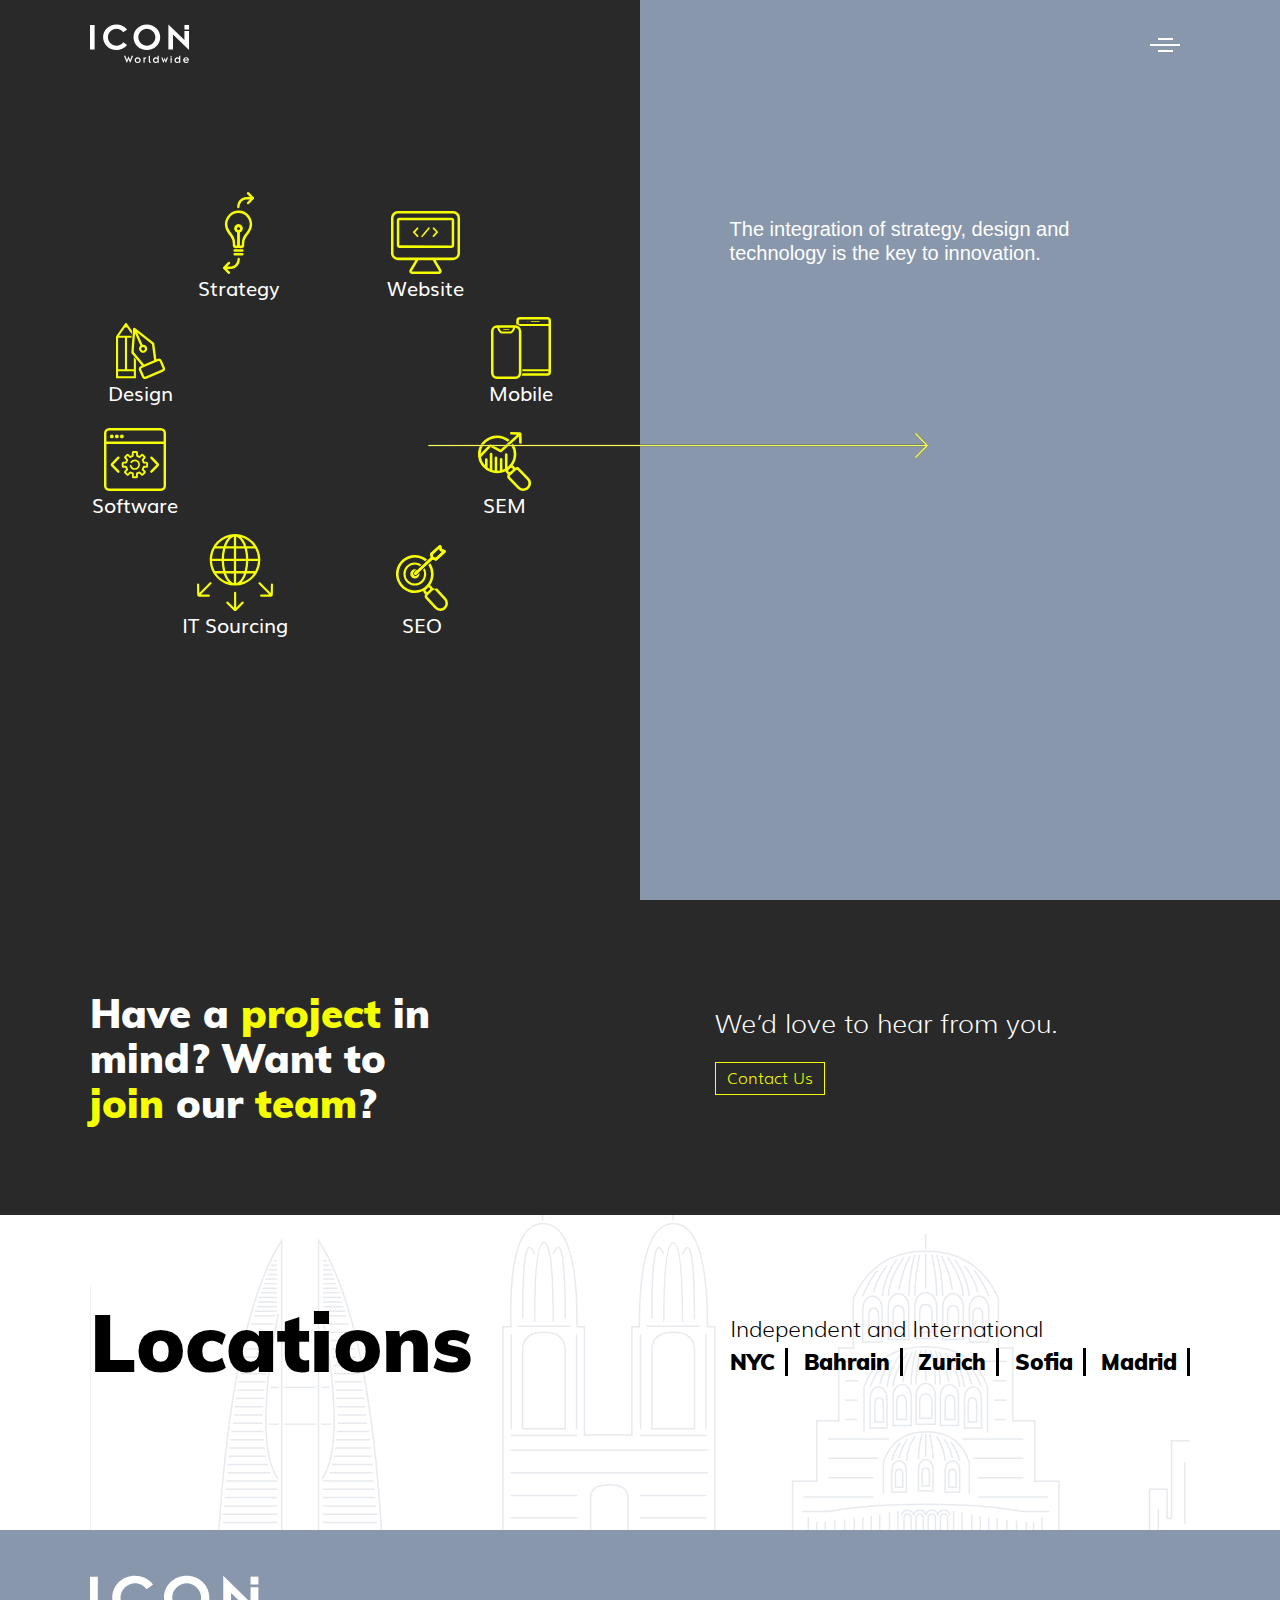
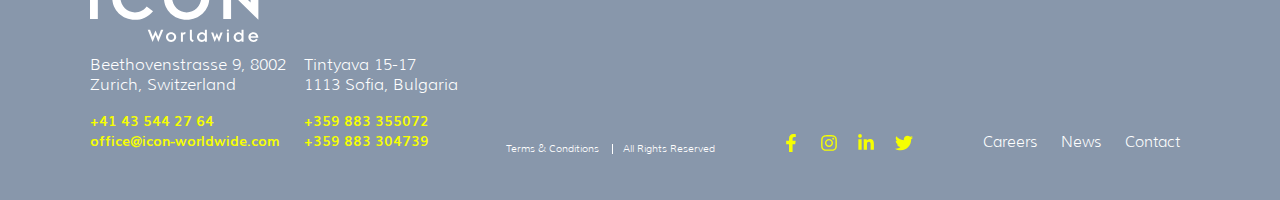
<file: services.html>
<!DOCTYPE html>
<html class="no-js" lang="en" data-react-helmet="lang">
<head>
  <meta charset="UTF-8">
  <title>Services | ICON Worldwide</title>
  <meta name="description" content="">
  <meta name="viewport" content="width=device-width, initial-scale=1">

  <link rel="stylesheet" href="css/reset.css">
  <link rel="stylesheet" href="css/fonts.css">
  <link rel="stylesheet" href="css/service_menu.css">
  <link rel="stylesheet" href="css/service_header.css">
  <link rel="stylesheet" href="css/service_first_section.css">
  <link rel="stylesheet" href="css/last_section.css">
  <link rel="stylesheet" href="css/footer.css">
  <link rel="stylesheet" href="css/contact_form.css">

</head>

<body>

<section id="service_first_section">
  <div class="services">
    <div>
      <div id="menu">
        <img src="img/services_arrow.png" class="arrow">
        <div class="grey_half">
          <div class="menu_container">
            <a href="index.html">
              <img src="img/icon-logo.svg" alt="logo">
            </a>
            <div class="menuLink">
              <div class="link_container">
                <a aria-current="page" href="services.html">Services</a>
                <div class="menuTextInner">
                  <h3>An International Team, Building Global Brands</h3>
                  <p>
                    Our team is comprised of Strategists, Designers, and Developers,
                    committed to delivering smart
                    effective marketing solutions
                  </p>
                </div>
              </div>
              <div class="link_container">
                <a href="about.html">About</a>
                <div class="menuTextInner">
                  <h3>An International Team, Building Global Brands</h3>
                  <p>
                    Our team is comprised of Strategists, Designers, and Developers,
                    committed to delivering smart
                    effective marketing solutions
                  </p>
                </div>
              </div>
              <div class="link_container">
                <a href="work.html">Work</a>
                <div class="menuTextInner">
                  <h3>An International Team, Building Global Brands</h3>
                  <p>
                    Our team is comprised of Strategists, Designers, and Developers,
                    committed to delivering smart
                    effective marketing solutions
                  </p>
                </div>
              </div>
              <div class="link_container">
                <a href="news.html">News</a>
                <div class="menuTextInner">
                  <h3>An International Team, Building Global Brands</h3>
                  <p>
                    Our team is comprised of Strategists, Designers, and Developers,
                    committed to delivering smart
                    effective marketing solutions
                  </p>
                </div>
              </div>
              <div class="link_container">
                <a href="#">Contact</a>
                <div class="menuTextInner">
                  <h3>An International Team, Building Global Brands</h3>
                  <p>
                    Our team is comprised of Strategists, Designers, and Developers,
                    committed to delivering smart
                    effective marketing solutions
                  </p>
                </div>
              </div>
            </div>
          </div>
        </div>
        <div class="menu_text">
          <div class="menu_container">
            <div class="menu_exit">
              <div></div>
              <div></div>
            </div>
          </div>
        </div>
      </div>
      <header id="service_header">
        <div id="service_inner_header">
          <div id="header_logo">
            <a href="index.html">
              <img src="img\icon-logo.svg" onerror="this.onerror=null; this.src='icon-logo.png'" alt="Logo">
            </a>
          </div>
          <div class="service_header_nav_menu">
            <div class="header_line"></div>
            <div class="header_line"></div>
            <div class="header_line"></div>
          </div>
        </div>
      </header>
    </div>
    <div>
      <div class="service_left_div">
        <div id="box_images">
          <div class="first_row">
            <div id="strategy">
              <img src="img\icon 2.svg" onerror="this.onerror=null; this.src='icon 2.png'" alt="strategy">
              <p>Strategy</p>
              <div class="menu_text_inner_services">
                <h3>Strategy</h3>
                <p>
                  Everything we do starts with strategy. We understand strategy on a continuum, andwork tohelp brands
                  evolve, capture the next opportunity and conquer the next challenge.
                </p>
              </div>
            </div>
            <div id="website">
              <img src="img\icon 3.svg" onerror="this.onerror=null; this.src='icon 3.png'" alt="website">
              <p>Website</p>
              <div class="menu_text_inner_services">
                <h3>Website Development</h3>
                <p>
                  User-centric design and cutting-edge technology combine to build effective websites. We are expert
                  Drupal, Magnolia CMS, Wordpress, React, Java and Angular developers.
                </p>
              </div>
            </div>
          </div>
          <div class="second_row">
            <div id="design">
              <img src="img\icon 1.svg" onerror="this.onerror=null; this.src='icon 1.png'" alt="design">
              <p>Design</p>
              <div class="menu_text_inner_services">
                <h3>Design</h3>
                <p>
                  Design is the foundation of everything we do. Ouraward-winning team of designers are passionate about
                  their work, and work across all mediums, from print to digital to animation.
                </p>
              </div>
            </div>
            <div id="mobile">
              <img src="img\icon 4.svg" onerror="this.onerror=null; this.src='icon 4.png'" alt="mobile">
              <p>Mobile</p>
              <div class="menu_text_inner_services">
                <h3>Mobile Apps</h3>
                <p>
                  Since 2007 we have built over 500 mobile apps for startup ventures to world leading enterprises. We
                  know the importance of design and technology, and this interdisciplinary collaboration is the key to
                  innovative products.
                </p>
              </div>
            </div>
          </div>
          <div class="third_row">
            <div id="technology">
              <img src="img\icon 8.svg" onerror="this.onerror=null; this.src='icon 8.png'" alt="technology">
              <p>Software</p>
              <div class="menu_text_inner_services">
                <h3>Custom Software Development</h3>
                <p>
                  Blockchain, AI and IoT are transforming all industries, our expert developers work with you to
                  realization the potential of these exciting new technologies.
                </p>
              </div>
            </div>
            <div id="sem">
              <img src="img\icon 5.svg" onerror="this.onerror=null; this.src='icon 5.png'" alt="sem">
              <p>SEM</p>
              <div class="menu_text_inner_services">
                <h3>Search Engine Marketing</h3>
                <p>Google Adwords and PPC campaigns on platforms such as Twitter, Instagram, LinkedIn and Facebook are
                  an essential tool to reaching your precise target audience.</p>
              </div>
            </div>
          </div>
          <div class="fourth_row">
            <div id="it_sourcing">
              <img src="img\icon 7.svg" onerror="this.onerror=null; this.src='icon 7.png'" alt="it-sourcing">
              <p>IT Sourcing</p>
              <div class="menu_text_inner_services">
                <h3>Nearshore Development</h3>
                <p>
                  Our development centre in Sofia, Bulgaria provides clients with expert development talent across a
                  range of technologies.
                </p>
              </div>
            </div>
            <div id="seo">
              <img src="img\icon 6.svg" onerror="this.onerror=null; this.src='icon 6.png'" alt="seo">
              <p>SEO</p>
              <div class="menu_text_inner_services">
                <h3>Search Engine Optimisation</h3>
                <p>
                  SEO is about delivering content that search engines want to reward and that is what drives customers
                  to your site. SEO is about being found in all the right places online, and it’s about using that
                  visibility to drive real, measurable growth in your company’s bottom line.
                </p>
              </div>
            </div>
          </div>
        </div>
      </div>
      <div class="services_right_div">
        <img id="services_arrow" src="img/services_arrow.png">
        <p>The integration of strategy, design and technology is the key to innovation.</p>
      </div>
    </div>
  </div>
</section>

<section id="last_section">
  <div id="contact_us">
    <div id="contact_us_container">
      <h2>Have a <span>project</span> in mind? Want to <span>join</span> our <span>team</span>?</h2>
      <div id="btn_contact_area">
        <p>We’d love to hear from you.</p>
        <button id="btn_contact_us">Contact Us</button>
      </div>
    </div>
  </div>
  <div id="location">
    <div id="location_container">
      <div id="location_left_div">
        <h2>Locations</h2>
        <div class="black_line"></div>
      </div>
      <div id="location_right_div">
        <p>Independent and International</p>
        <ul class="list_cities">
          <li>NYC</li>
          <li>Bahrain</li>
          <li>Zurich</li>
          <li>Sofia</li>
          <li>Madrid</li>
        </ul>
      </div>
    </div>
  </div>
</section>

<footer>
  <div id="inner_footer">
    <div id="footer_logo">
      <img src="img\icon-logo.svg" onerror="this.onerror=null; this.src='icon-logo.png'" alt="Logo">
    </div>
    <div class="address" id="address_1">
      <p>Beethovenstrasse 9, 8002</p>
      <p>Zurich, Switzerland</p>
      <br>
      <div class="contact">
        <a href="tel:+41435442764">+41 43 544 27 64</a>
        <a href="mailto:office@icon-worldwide.com">office@icon-worldwide.com</a>
      </div>
    </div>
    <div class="address" id="address_2">
      <p>Tintyava 15-17</p>
      <p>1113 Sofia, Bulgaria</p>
      <br>
      <div class="contact">
        <a href="tel:+359883355072">+359 883 355072</a>
        <a href="tel:+359883304739">+359 883 304739</a>
      </div>
    </div>
    <div id="inner_footer_right">
      <div class="left_part">
        <a href="/terms-and-conditions">Terms &amp; Conditions</a>
        <div class="all-rights-reserved">All Rights Reserved</div>
      </div>
      <div class="social_media">
        <a href="https://www.facebook.com/iconww/">
          <svg stroke="currentColor" fill="currentColor" stroke-width="0" viewBox="0 0 320 512" height="1em"
               width="1em"
               xmlns="http://www.w3.org/2000/svg">
            <path
              d="M279.14 288l14.22-92.66h-88.91v-60.13c0-25.35 12.42-50.06 52.24-50.06h40.42V6.26S260.43 0 225.36 0c-73.22 0-121.08 44.38-121.08 124.72v70.62H22.89V288h81.39v224h100.17V288z"></path>
          </svg>
        </a>
        <a href="https://www.instagram.com/iconworldwide/">
          <svg stroke="currentColor" fill="currentColor" stroke-width="0" viewBox="0 0 448 512" height="1em"
               width="1em"
               xmlns="http://www.w3.org/2000/svg">
            <path
              d="M224.1 141c-63.6 0-114.9 51.3-114.9 114.9s51.3 114.9 114.9 114.9S339 319.5 339 255.9 287.7 141 224.1 141zm0 189.6c-41.1 0-74.7-33.5-74.7-74.7s33.5-74.7 74.7-74.7 74.7 33.5 74.7 74.7-33.6 74.7-74.7 74.7zm146.4-194.3c0 14.9-12 26.8-26.8 26.8-14.9 0-26.8-12-26.8-26.8s12-26.8 26.8-26.8 26.8 12 26.8 26.8zm76.1 27.2c-1.7-35.9-9.9-67.7-36.2-93.9-26.2-26.2-58-34.4-93.9-36.2-37-2.1-147.9-2.1-184.9 0-35.8 1.7-67.6 9.9-93.9 36.1s-34.4 58-36.2 93.9c-2.1 37-2.1 147.9 0 184.9 1.7 35.9 9.9 67.7 36.2 93.9s58 34.4 93.9 36.2c37 2.1 147.9 2.1 184.9 0 35.9-1.7 67.7-9.9 93.9-36.2 26.2-26.2 34.4-58 36.2-93.9 2.1-37 2.1-147.8 0-184.8zM398.8 388c-7.8 19.6-22.9 34.7-42.6 42.6-29.5 11.7-99.5 9-132.1 9s-102.7 2.6-132.1-9c-19.6-7.8-34.7-22.9-42.6-42.6-11.7-29.5-9-99.5-9-132.1s-2.6-102.7 9-132.1c7.8-19.6 22.9-34.7 42.6-42.6 29.5-11.7 99.5-9 132.1-9s102.7-2.6 132.1 9c19.6 7.8 34.7 22.9 42.6 42.6 11.7 29.5 9 99.5 9 132.1s2.7 102.7-9 132.1z"></path>
          </svg>
        </a>
        <a href="https://www.linkedin.com/company/icon-worldwide/">
          <svg stroke="currentColor" fill="currentColor" stroke-width="0" viewBox="0 0 448 512" height="1em"
               width="1em"
               xmlns="http://www.w3.org/2000/svg">
            <path
              d="M100.28 448H7.4V148.9h92.88zM53.79 108.1C24.09 108.1 0 83.5 0 53.8a53.79 53.79 0 0 1 107.58 0c0 29.7-24.1 54.3-53.79 54.3zM447.9 448h-92.68V302.4c0-34.7-.7-79.2-48.29-79.2-48.29 0-55.69 37.7-55.69 76.7V448h-92.78V148.9h89.08v40.8h1.3c12.4-23.5 42.69-48.3 87.88-48.3 94 0 111.28 61.9 111.28 142.3V448z"></path>
          </svg>
        </a>
        <a href="https://twitter.com/iconworldwide">
          <svg stroke="currentColor" fill="currentColor" stroke-width="0" viewBox="0 0 512 512" height="1em"
               width="1em"
               xmlns="http://www.w3.org/2000/svg">
            <path
              d="M459.37 151.716c.325 4.548.325 9.097.325 13.645 0 138.72-105.583 298.558-298.558 298.558-59.452 0-114.68-17.219-161.137-47.106 8.447.974 16.568 1.299 25.34 1.299 49.055 0 94.213-16.568 130.274-44.832-46.132-.975-84.792-31.188-98.112-72.772 6.498.974 12.995 1.624 19.818 1.624 9.421 0 18.843-1.3 27.614-3.573-48.081-9.747-84.143-51.98-84.143-102.985v-1.299c13.969 7.797 30.214 12.67 47.431 13.319-28.264-18.843-46.781-51.005-46.781-87.391 0-19.492 5.197-37.36 14.294-52.954 51.655 63.675 129.3 105.258 216.365 109.807-1.624-7.797-2.599-15.918-2.599-24.04 0-57.828 46.782-104.934 104.934-104.934 30.213 0 57.502 12.67 76.67 33.137 23.715-4.548 46.456-13.32 66.599-25.34-7.798 24.366-24.366 44.833-46.132 57.827 21.117-2.273 41.584-8.122 60.426-16.243-14.292 20.791-32.161 39.308-52.628 54.253z"></path>
          </svg>
        </a>
      </div>
      <div class="right_part">
        <a href="#">Careers</a>
        <a href="#">News</a>
        <a onclick="openContactForm()">Contact</a>
      </div>
    </div>
  </div>
</footer>

<section id="contact_form">
  <div class="left_part_contact">
    <a class="contact_form_logo">
      <img src="img/icon-logo.svg">
    </a>
    <div class="left_contact_container">
      <h3>
        We'd <span>love to hear </span>from you
      </h3>
      <a href="mailto:office@icon-worldwide.com">office@icon-worldwide.com</a>
      <a href="tel:+41435442764">+41 43 544 27 64</a>
    </div>
    <img class="arrow_contact" src="img/horizontal_arrow.png">
  </div>
  <div class="right_part_contact">
    <div class="contact_exit">
      <div></div>
      <div></div>
    </div>
    <form id="the_form">
      <p class="name">
        Name<span>*</span>
      </p>
      <input type="text" name="name" class="name_input">
      <p class="email">
        Email<span>*</span>
      </p>
      <input type="text" name="email" class="email_input">
      <p>Company Name</p>
      <input type="text" name="company_name">
      <p>Phone Number</p>
      <input type="text" name="phone_number">
      <p>Message</p>
      <textarea id="textarea" name="message"></textarea>
      <div class="btn_link">
        <div id="submit">Submit</div>
      </div>
    </form>
  </div>
</section>

<script src="js/services_menu.js"></script>
<script src="js/contact_form.js"></script>
<script src="js/changeOverflow.js"></script>
<script src="js/contact_form_buttons_footer.js"></script>
</body>
</html>
</file>
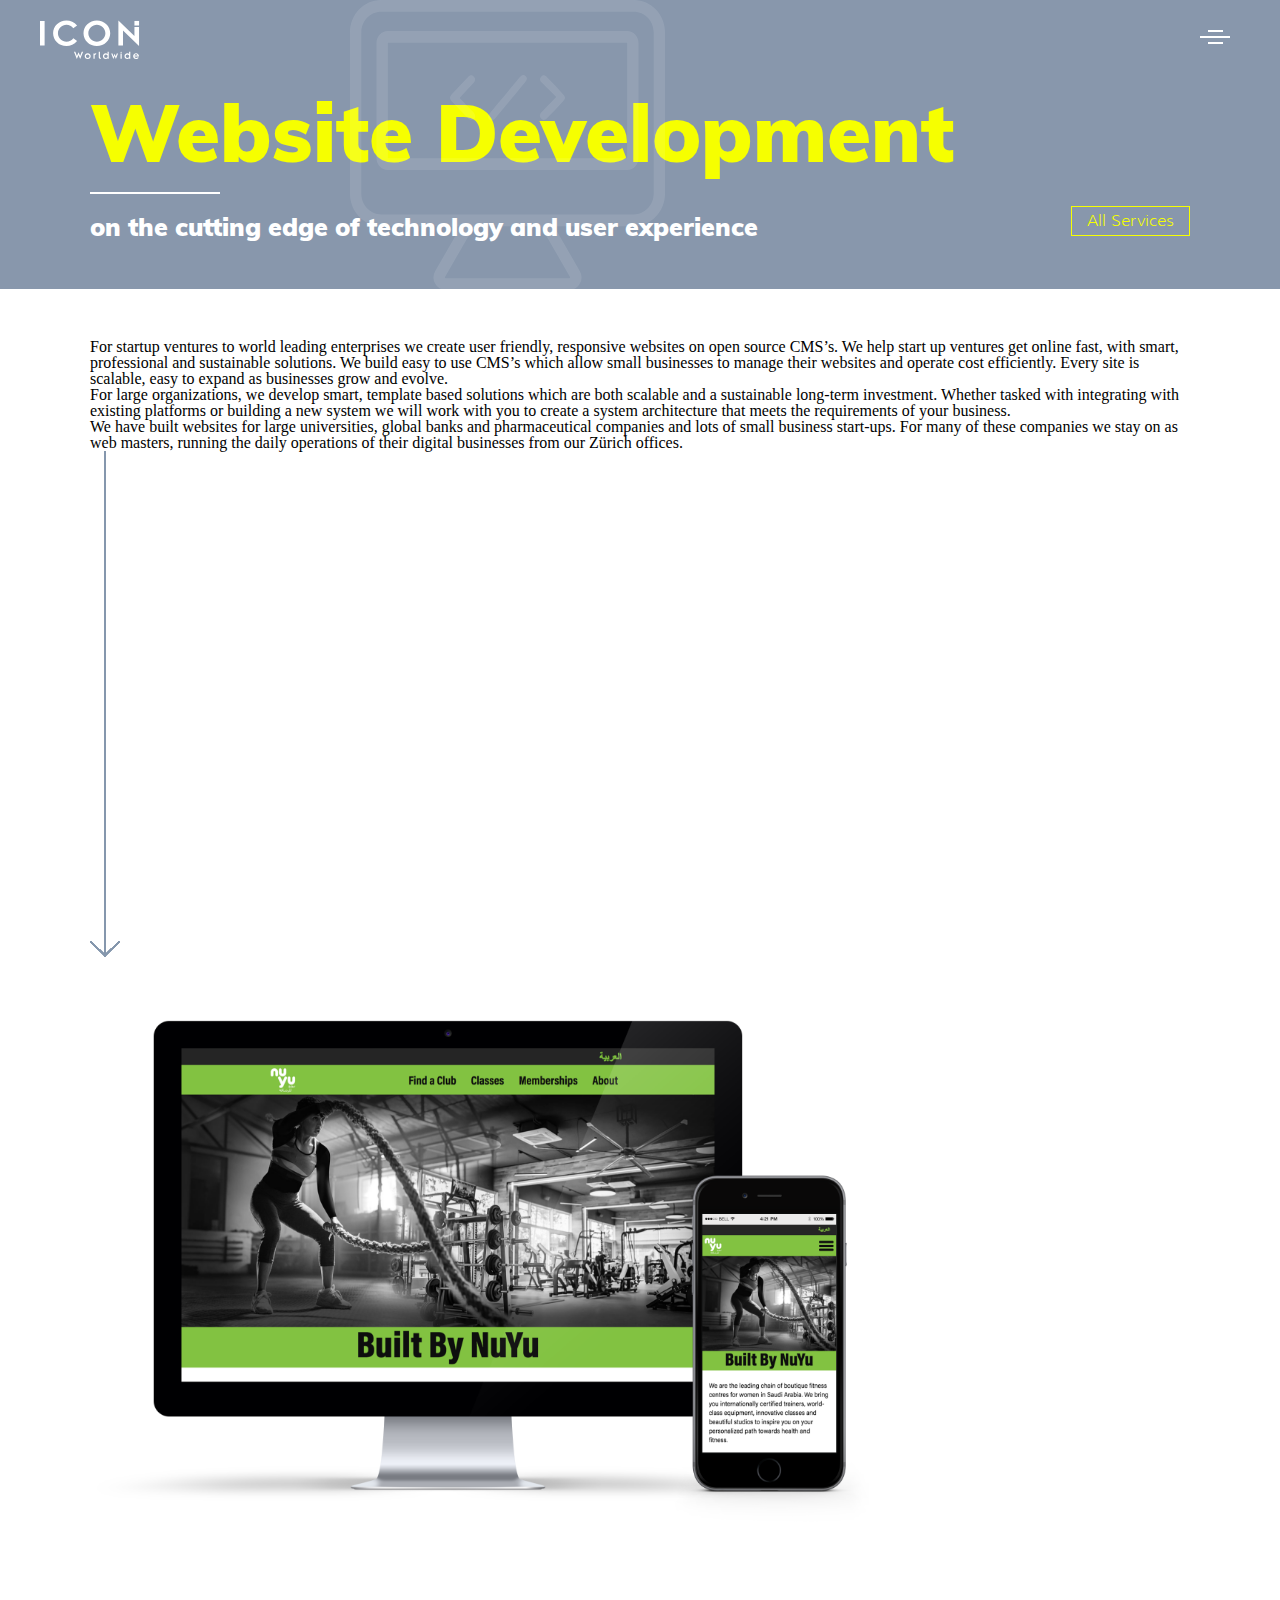
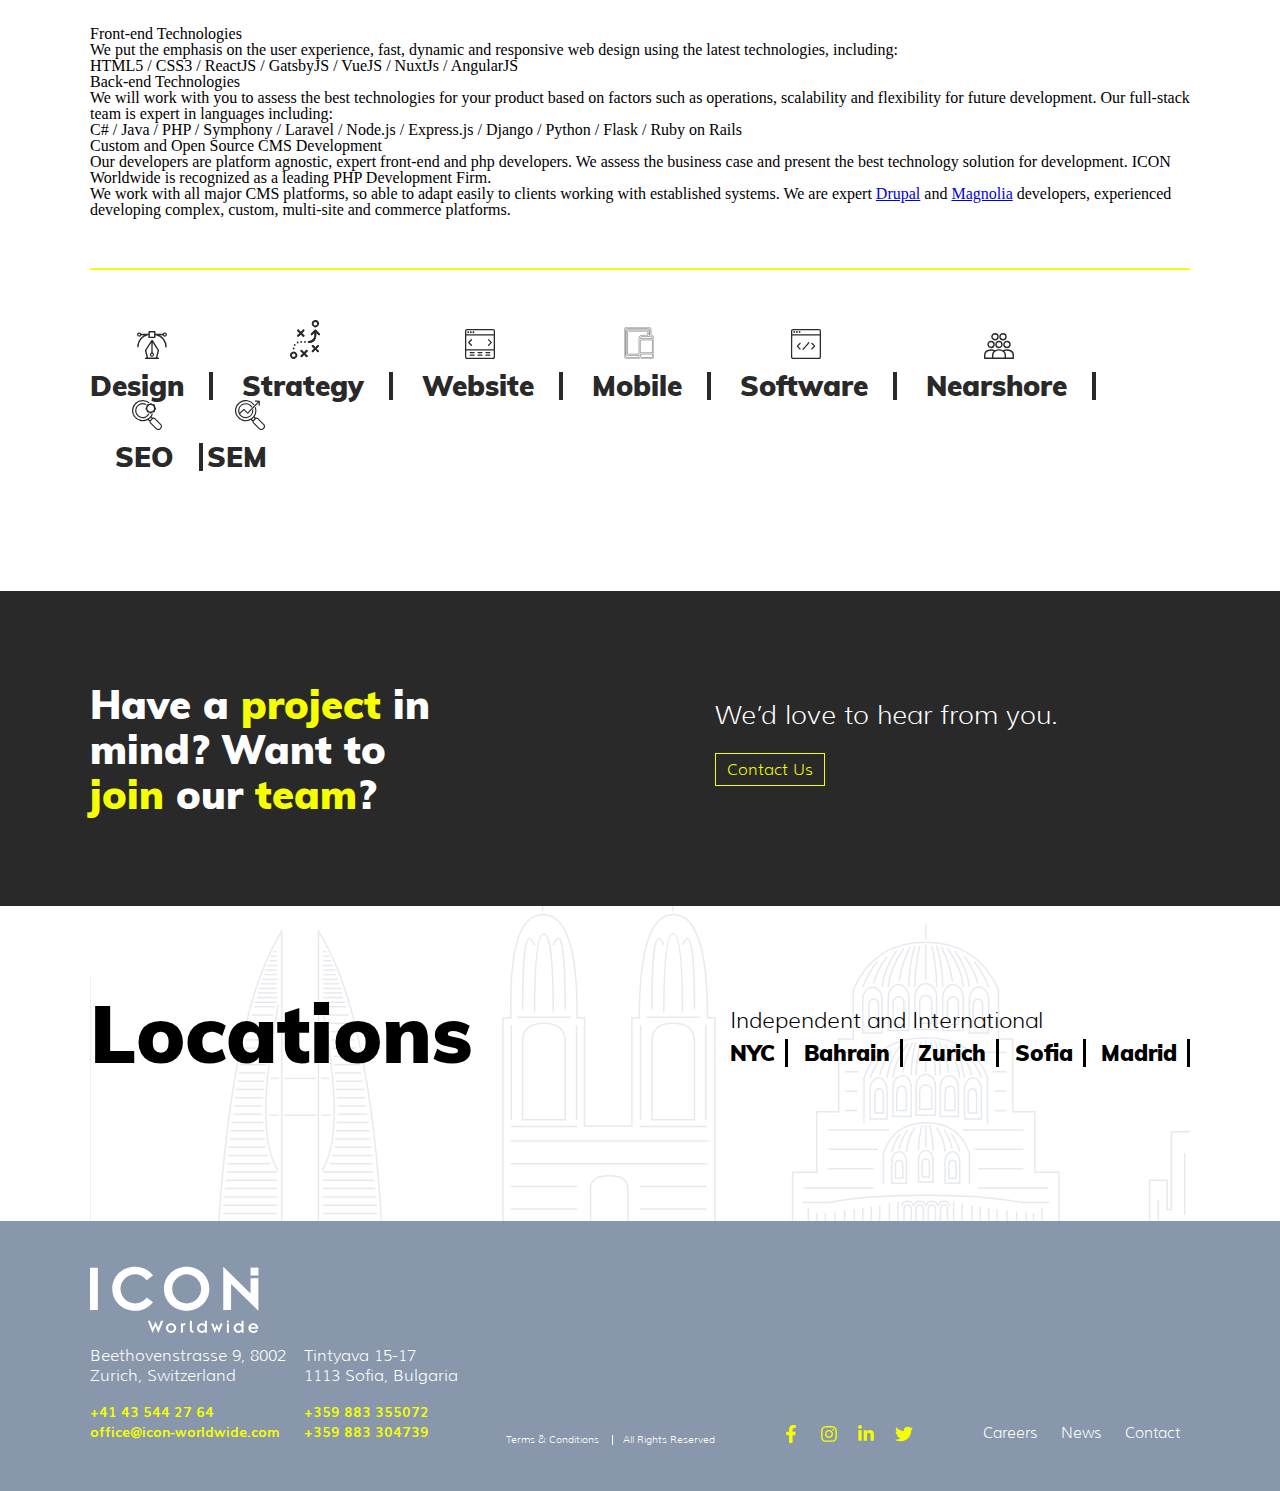
<file: web.html>
<!DOCTYPE html>
<html class="no-js" lang="en" data-react-helmet="lang">
<head>
  <meta charset="UTF-8">
  <title>WEB | ICON Worldwide</title>
  <meta name="description" content="">
  <meta name="viewport" content="width=device-width, initial-scale=1">

  <link rel="stylesheet" href="css/reset.css">
  <link rel="stylesheet" href="css/fonts.css">
  <link rel="stylesheet" href="css/service_menu.css">
  <link rel="stylesheet" href="css/services_header.css">
  <link rel="stylesheet" href="css/servicesLineAndLinks.css">

  <link rel="stylesheet" href="css/last_section.css">
  <link rel="stylesheet" href="css/footer.css">
  <link rel="stylesheet" href="css/contact_form.css">
</head>
<body>
<div>
  <div id="services_header">
    <div>
      <div id="menu">
        <img src="img/services_arrow.png" class="arrow">
        <div class="grey_half">
          <div class="menu_container">
            <a href="index.html">
              <img src="img/icon-logo.svg" alt="logo">
            </a>
            <div class="menuLink">
              <div class="link_container">
                <a aria-current="page" href="services.html">Services</a>
                <div class="menuTextInner">
                  <h3>An International Team, Building Global Brands</h3>
                  <p>
                    Our team is comprised of Strategists, Designers, and Developers,
                    committed to delivering smart
                    effective marketing solutions
                  </p>
                </div>
              </div>
              <div class="link_container">
                <a href="about.html">About</a>
                <div class="menuTextInner">
                  <h3>An International Team, Building Global Brands</h3>
                  <p>
                    Our team is comprised of Strategists, Designers, and Developers,
                    committed to delivering smart
                    effective marketing solutions
                  </p>
                </div>
              </div>
              <div class="link_container">
                <a href="work.html">Work</a>
                <div class="menuTextInner">
                  <h3>An International Team, Building Global Brands</h3>
                  <p>
                    Our team is comprised of Strategists, Designers, and Developers,
                    committed to delivering smart
                    effective marketing solutions
                  </p>
                </div>
              </div>
              <div class="link_container">
                <a href="news.html">News</a>
                <div class="menuTextInner">
                  <h3>An International Team, Building Global Brands</h3>
                  <p>
                    Our team is comprised of Strategists, Designers, and Developers,
                    committed to delivering smart
                    effective marketing solutions
                  </p>
                </div>
              </div>
              <div class="link_container">
                <a href="#">Contact</a>
                <div class="menuTextInner">
                  <h3>An International Team, Building Global Brands</h3>
                  <p>
                    Our team is comprised of Strategists, Designers, and Developers,
                    committed to delivering smart
                    effective marketing solutions
                  </p>
                </div>
              </div>
            </div>
          </div>
        </div>
        <div class="menu_text">
          <div class="menu_container">
            <div class="menu_exit">
              <div></div>
              <div></div>
            </div>
          </div>
        </div>
      </div>
      <div id="servicesMenuNav">
        <div id="headerNav">
          <a>
            <img src="img/icon-logo.svg" alt="logo">
          </a>
          <div class="service_header_nav_menu">
            <div class="menuBarLine"></div>
            <div class="menuBarLine"></div>
            <div class="menuBarLine"></div>
          </div>
        </div>
      </div>
    </div>
    <div id="background">
      <img src="img/web.svg">
    </div>
    <div id="header_inner">
      <h1>Website Development</h1>
      <div class="headerLine"></div>
      <h2>on the cutting edge of technology and user experience</h2>
      <a class="serviceBtn" href="services.html">All Services</a>
    </div>
  </div>
</div>

<section>
  <div id="servicesPageInner">
    <div class="winningTeam">
      <div class="text_info">
        <p>For startup ventures to world leading enterprises we create user friendly, responsive websites on open source
          CMS’s. We help start up ventures get online fast, with smart, professional and sustainable solutions. We build
          easy to use CMS’s which allow small businesses to manage their websites and operate cost efficiently. Every
          site is scalable, easy to expand as businesses grow and evolve.</p>
        <p>For large organizations, we develop smart, template based solutions which are both scalable and a
          sustainable long-term investment. Whether tasked with integrating with existing platforms or building a new
          system we will work with you to create a system architecture that meets the requirements of your business.</p>
        <p>
          We have built websites for large universities, global banks and pharmaceutical companies and lots of small
          business start-ups. For many of these companies we stay on as web masters, running the daily operations of
          their digital businesses from our Zürich offices.
        </p>
      </div>
    </div>
    <img class="webArrow" src="img/arrowDown.png">
    <div class="normalImage">
      <img src="img/nuyu-dfa6baaae989a288c881d2c87d435969.png" alt="nuyu">
    </div>
    <div class="two_columns">
      <div class="block_two">
        <h2>Front-end Technologies</h2>
        <p>We put the emphasis on the user experience, fast, dynamic and responsive web design using the latest
          technologies, including:</p>
        <div class="words">
          <span>HTML5</span>
          <i>/</i>
          <span>CSS3</span>
          <i>/</i>
          <span>ReactJS</span>
          <i>/</i>
          <span>GatsbyJS</span>
          <i>/</i>
          <span>VueJS</span>
          <i>/</i>
          <span>NuxtJs</span>
          <i>/</i>
          <span>AngularJS</span>
        </div>
      </div>
      <div class="block_two">
        <h2>Back-end Technologies</h2>
        <p>We will work with you to assess the best technologies for your product based on factors such as operations,
          scalability and flexibility for future development. Our full-stack team is expert in languages including:</p>
        <div class="words">
          <span>C#</span>
          <i>/</i>
          <span>Java</span>
          <i>/</i>
          <span>PHP</span>
          <i>/</i>
          <span>Symphony</span>
          <i>/</i>
          <span>Laravel</span>
          <i>/</i>
          <span>Node.js</span>
          <i>/</i>
          <span>Express.js</span>
          <i>/</i>
          <span>Django</span>
          <i>/</i>
          <span>Python</span>
          <i>/</i>
          <span>Flask</span>
          <i>/</i>
          <span>Ruby on Rails</span>
      </div>
      </div>
    </div>
    <div class="blackLine"></div>
    <div class="two_columns">
      <div class="block_two web-line">
        <h2>Custom and Open Source CMS Development</h2>
        <p>Our developers are platform agnostic, expert front-end and php developers. We assess the business case and present the best technology solution for development. ICON Worldwide is recognized as a leading PHP Development Firm.</p>
        <p>We work with all major CMS platforms, so able to adapt easily to clients working with established systems. We are expert
          <a href="#">Drupal</a> and <a href="#">Magnolia</a>
        developers, experienced developing complex, custom, multi-site and commerce platforms.</p>
      </div>
      <div class="block_two web-page">

      </div>
    </div>
    <div class="yellowLine"></div>
    <div id="links_to_services">
      <a id="design" href="#">
        <img src="img/design.svg" alt="design">
        <p>Design</p>
      </a>
      <a id="strategy" href="#">
        <img src="img/strategy.svg" alt="strategy">
        <p>Strategy</p>
      </a>
      <a id="website" href="#">
        <img src="img/website.svg" alt="website">
        <p>Website</p>
      </a>
      <a id="mobile" href="#">
        <img src="img/mobile.svg" alt="mobile">
        <p>Mobile</p>
      </a>
      <a id="software" href="#">
        <img src="img/software.svg" alt="software">
        <p>Software</p>
      </a>
      <a id="nearshore" href="#">
        <img src="img/nearshore.svg" alt="nearshore">
        <p>Nearshore</p>
      </a>
      <a id="seo" href="#">
        <img src="img/seo.svg" alt="seo">
        <p>SEO</p>
      </a>
      <a id="sem" href="#">
        <img src="img/sem.svg" alt="sem">
        <p>SEM</p>
      </a>
    </div>
  </div>
</section>

<section id="last_section">
  <div id="contact_us">
    <div id="contact_us_container">
      <h2>Have a <span>project</span> in mind? Want to <span>join</span> our <span>team</span>?</h2>
      <div id="btn_contact_area">
        <p>We’d love to hear from you.</p>
        <button id="btn_contact_us">Contact Us</button>
      </div>
    </div>
  </div>
  <div id="location">
    <div id="location_container">
      <div id="location_left_div">
        <h2>Locations</h2>
        <div class="black_line"></div>
      </div>
      <div id="location_right_div">
        <p>Independent and International</p>
        <ul class="list_cities">
          <li>NYC</li>
          <li>Bahrain</li>
          <li>Zurich</li>
          <li>Sofia</li>
          <li>Madrid</li>
        </ul>
      </div>
    </div>
  </div>
</section>

<footer>
  <div id="inner_footer">
    <div id="footer_logo">
      <img src="img\icon-logo.svg" onerror="this.onerror=null; this.src='icon-logo.png'" alt="Logo">
    </div>
    <div class="address" id="address_1">
      <p>Beethovenstrasse 9, 8002</p>
      <p>Zurich, Switzerland</p>
      <br>
      <div class="contact">
        <a href="tel:+41435442764">+41 43 544 27 64</a>
        <a href="mailto:office@icon-worldwide.com">office@icon-worldwide.com</a>
      </div>
    </div>
    <div class="address" id="address_2">
      <p>Tintyava 15-17</p>
      <p>1113 Sofia, Bulgaria</p>
      <br>
      <div class="contact">
        <a href="tel:+359883355072">+359 883 355072</a>
        <a href="tel:+359883304739">+359 883 304739</a>
      </div>
    </div>
    <div id="inner_footer_right">
      <div class="left_part">
        <a href="/terms-and-conditions">Terms &amp; Conditions</a>
        <div class="all-rights-reserved">All Rights Reserved</div>
      </div>
      <div class="social_media">
        <a href="https://www.facebook.com/iconww/">
          <svg stroke="currentColor" fill="currentColor" stroke-width="0" viewBox="0 0 320 512" height="1em"
               width="1em"
               xmlns="http://www.w3.org/2000/svg">
            <path
              d="M279.14 288l14.22-92.66h-88.91v-60.13c0-25.35 12.42-50.06 52.24-50.06h40.42V6.26S260.43 0 225.36 0c-73.22 0-121.08 44.38-121.08 124.72v70.62H22.89V288h81.39v224h100.17V288z"></path>
          </svg>
        </a>
        <a href="https://www.instagram.com/iconworldwide/">
          <svg stroke="currentColor" fill="currentColor" stroke-width="0" viewBox="0 0 448 512" height="1em"
               width="1em"
               xmlns="http://www.w3.org/2000/svg">
            <path
              d="M224.1 141c-63.6 0-114.9 51.3-114.9 114.9s51.3 114.9 114.9 114.9S339 319.5 339 255.9 287.7 141 224.1 141zm0 189.6c-41.1 0-74.7-33.5-74.7-74.7s33.5-74.7 74.7-74.7 74.7 33.5 74.7 74.7-33.6 74.7-74.7 74.7zm146.4-194.3c0 14.9-12 26.8-26.8 26.8-14.9 0-26.8-12-26.8-26.8s12-26.8 26.8-26.8 26.8 12 26.8 26.8zm76.1 27.2c-1.7-35.9-9.9-67.7-36.2-93.9-26.2-26.2-58-34.4-93.9-36.2-37-2.1-147.9-2.1-184.9 0-35.8 1.7-67.6 9.9-93.9 36.1s-34.4 58-36.2 93.9c-2.1 37-2.1 147.9 0 184.9 1.7 35.9 9.9 67.7 36.2 93.9s58 34.4 93.9 36.2c37 2.1 147.9 2.1 184.9 0 35.9-1.7 67.7-9.9 93.9-36.2 26.2-26.2 34.4-58 36.2-93.9 2.1-37 2.1-147.8 0-184.8zM398.8 388c-7.8 19.6-22.9 34.7-42.6 42.6-29.5 11.7-99.5 9-132.1 9s-102.7 2.6-132.1-9c-19.6-7.8-34.7-22.9-42.6-42.6-11.7-29.5-9-99.5-9-132.1s-2.6-102.7 9-132.1c7.8-19.6 22.9-34.7 42.6-42.6 29.5-11.7 99.5-9 132.1-9s102.7-2.6 132.1 9c19.6 7.8 34.7 22.9 42.6 42.6 11.7 29.5 9 99.5 9 132.1s2.7 102.7-9 132.1z"></path>
          </svg>
        </a>
        <a href="https://www.linkedin.com/company/icon-worldwide/">
          <svg stroke="currentColor" fill="currentColor" stroke-width="0" viewBox="0 0 448 512" height="1em"
               width="1em"
               xmlns="http://www.w3.org/2000/svg">
            <path
              d="M100.28 448H7.4V148.9h92.88zM53.79 108.1C24.09 108.1 0 83.5 0 53.8a53.79 53.79 0 0 1 107.58 0c0 29.7-24.1 54.3-53.79 54.3zM447.9 448h-92.68V302.4c0-34.7-.7-79.2-48.29-79.2-48.29 0-55.69 37.7-55.69 76.7V448h-92.78V148.9h89.08v40.8h1.3c12.4-23.5 42.69-48.3 87.88-48.3 94 0 111.28 61.9 111.28 142.3V448z"></path>
          </svg>
        </a>
        <a href="https://twitter.com/iconworldwide">
          <svg stroke="currentColor" fill="currentColor" stroke-width="0" viewBox="0 0 512 512" height="1em"
               width="1em"
               xmlns="http://www.w3.org/2000/svg">
            <path
              d="M459.37 151.716c.325 4.548.325 9.097.325 13.645 0 138.72-105.583 298.558-298.558 298.558-59.452 0-114.68-17.219-161.137-47.106 8.447.974 16.568 1.299 25.34 1.299 49.055 0 94.213-16.568 130.274-44.832-46.132-.975-84.792-31.188-98.112-72.772 6.498.974 12.995 1.624 19.818 1.624 9.421 0 18.843-1.3 27.614-3.573-48.081-9.747-84.143-51.98-84.143-102.985v-1.299c13.969 7.797 30.214 12.67 47.431 13.319-28.264-18.843-46.781-51.005-46.781-87.391 0-19.492 5.197-37.36 14.294-52.954 51.655 63.675 129.3 105.258 216.365 109.807-1.624-7.797-2.599-15.918-2.599-24.04 0-57.828 46.782-104.934 104.934-104.934 30.213 0 57.502 12.67 76.67 33.137 23.715-4.548 46.456-13.32 66.599-25.34-7.798 24.366-24.366 44.833-46.132 57.827 21.117-2.273 41.584-8.122 60.426-16.243-14.292 20.791-32.161 39.308-52.628 54.253z"></path>
          </svg>
        </a>
      </div>
      <div class="right_part">
        <a href="#">Careers</a>
        <a href="#">News</a>
        <a onclick="openContactForm()">Contact</a>
      </div>
    </div>
  </div>
</footer>

<section id="contact_form">
  <div class="left_part_contact">
    <a class="contact_form_logo">
      <img src="img/icon-logo.svg">
    </a>
    <div class="left_contact_container">
      <h3>
        We'd <span>love to hear </span>from you
      </h3>
      <a href="mailto:office@icon-worldwide.com">office@icon-worldwide.com</a>
      <a href="tel:+41435442764">+41 43 544 27 64</a>
    </div>
    <img class="arrow_contact" src="img/horizontal_arrow.png">
  </div>
  <div class="right_part_contact">
    <div class="contact_exit">
      <div></div>
      <div></div>
    </div>
    <form id="the_form">
      <p class="name">
        Name<span>*</span>
      </p>
      <input type="text" name="name" class="name_input">
      <p class="email">
        Email<span>*</span>
      </p>
      <input type="text" name="email" class="email_input">
      <p>Company Name</p>
      <input type="text" name="company_name">
      <p>Phone Number</p>
      <input type="text" name="phone_number">
      <p>Message</p>
      <textarea id="textarea" name="message"></textarea>
      <div class="btn_link">
        <div id="submit">Submit</div>
      </div>
    </form>
  </div>
</section>

<script src="js/services_menu.js"></script>
<script src="js/contact_form.js"></script>
<script src="js/changeOverflow.js"></script>
<script src="js/contact_form_buttons_footer.js"></script>
</body>
</html>
</file>
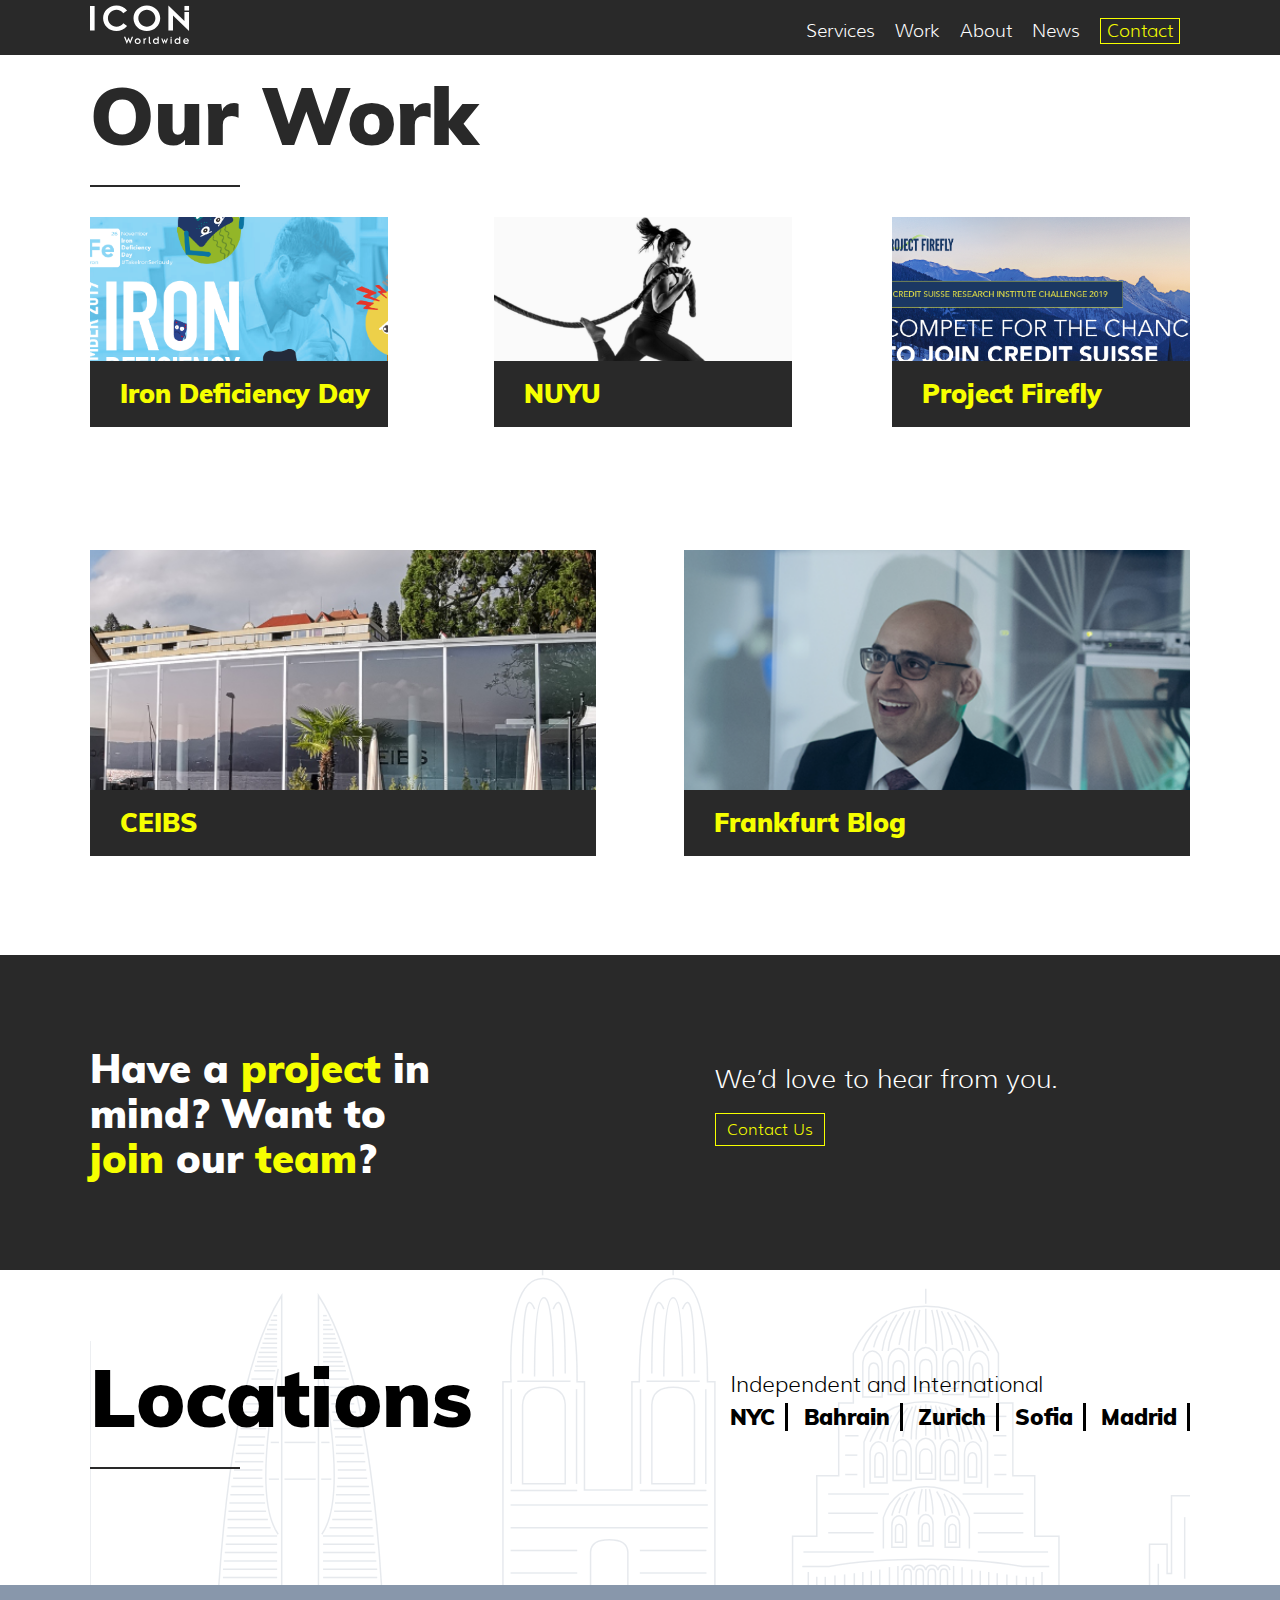
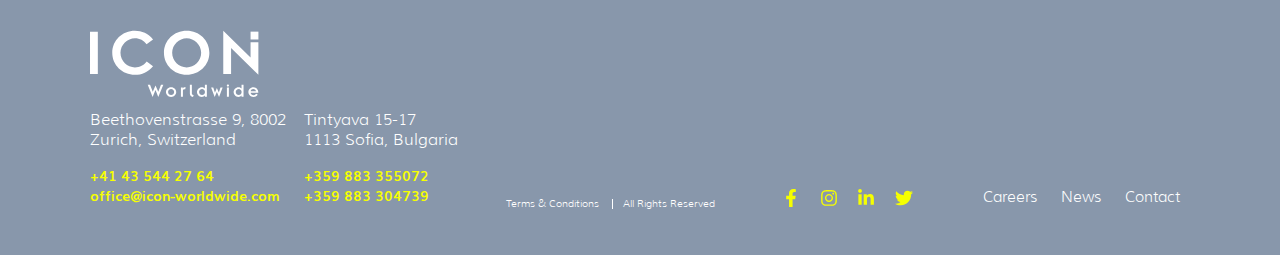
<file: work.html>
<!DOCTYPE html>
<html class="no-js" lang="en" data-react-helmet="lang">
<head>
  <meta charset="UTF-8">
  <title>Work | ICON Worldwide</title>
  <meta name="description" content="">
  <meta name="viewport" content="width=device-width, initial-scale=1">

  <link rel="stylesheet" href="css/reset.css">
  <link rel="stylesheet" href="css/fonts.css">
  <link rel="stylesheet" href="css/header.css">
  <link rel="stylesheet" href="css/work.css">
  <link rel="stylesheet" href="css/last_section.css">
  <link rel="stylesheet" href="css/footer.css">
  <link rel="stylesheet" href="css/contact_form.css">
</head>
<body>

<header id="header">
  <div id="inner_header">
    <div id="header_logo">
      <a href="index.html">
        <img src="img\icon-logo.svg" onerror="this.onerror=null; this.src='icon-logo.png'" alt="Logo">
      </a>
    </div>
    <ul class="header_nav_menu">
      <li><a href="services.html">services</a></li>
      <li><a href="work.html">work</a></li>
      <li><a href="about.html">about</a></li>
      <li><a href="news.html">news</a></li>
      <li>
        <button id="header_button">contact</button>
      </li>
    </ul>
    <div class="clear_right"></div>
  </div>
</header>

<section id="work">
  <div id="sixth_section_container">
    <div id="sixth_section_top_part">
      <h2>Our Work</h2>
      <div class="black_line"></div>
    </div>
    <div id="sixth_section_bottom_part">
      <a class="project small_project" id="small_1" href="#">
        <div class="project_title">
          <h4>Iron Deficiency Day</h4>
        </div>
      </a>
      <a class="project small_project" id="small_2" href="#">
        <div class="project_title">
          <h4>NUYU</h4>
        </div>
      </a>
      <a class="project small_project" id="small_3" href="#">
        <div class="project_title">
          <h4>Project Firefly</h4>
        </div>
      </a>
      <a class="project big_project" id="big_1" href="#">
        <div class="project_title">
          <h4>CEIBS</h4>
        </div>
      </a>
      <a class="project big_project" id="big_2" href="#">
        <div class="project_title">
          <h4>Frankfurt Blog</h4>
        </div>
      </a>
    </div>
  </div>
</section>

<section id="last_section">
  <div id="contact_us">
    <div id="contact_us_container">
      <h2>Have a <span>project</span> in mind? Want to <span>join</span> our <span>team</span>?</h2>
      <div id="btn_contact_area">
        <p>We’d love to hear from you.</p>
        <button id="btn_contact_us">Contact Us</button>
      </div>
    </div>
  </div>
  <div id="location">
    <div id="location_container">
      <div id="location_left_div">
        <h2>Locations</h2>
        <div class="black_line"></div>
      </div>
      <div id="location_right_div">
        <p>Independent and International</p>
        <ul class="list_cities">
          <li>NYC</li>
          <li>Bahrain</li>
          <li>Zurich</li>
          <li>Sofia</li>
          <li>Madrid</li>
        </ul>
      </div>
    </div>
  </div>
</section>

<footer>
  <div id="inner_footer">
    <div id="footer_logo">
      <img src="img\icon-logo.svg" onerror="this.onerror=null; this.src='icon-logo.png'" alt="Logo">
    </div>
    <div class="address" id="address_1">
      <p>Beethovenstrasse 9, 8002</p>
      <p>Zurich, Switzerland</p>
      <br>
      <div class="contact">
        <a href="tel:+41435442764">+41 43 544 27 64</a>
        <a href="mailto:office@icon-worldwide.com">office@icon-worldwide.com</a>
      </div>
    </div>
    <div class="address" id="address_2">
      <p>Tintyava 15-17</p>
      <p>1113 Sofia, Bulgaria</p>
      <br>
      <div class="contact">
        <a href="tel:+359883355072">+359 883 355072</a>
        <a href="tel:+359883304739">+359 883 304739</a>
      </div>
    </div>
    <div id="inner_footer_right">
      <div class="left_part">
        <a href="/terms-and-conditions">Terms &amp; Conditions</a>
        <div class="all-rights-reserved">All Rights Reserved</div>
      </div>
      <div class="social_media">
        <a href="https://www.facebook.com/iconww/">
          <svg stroke="currentColor" fill="currentColor" stroke-width="0" viewBox="0 0 320 512" height="1em"
               width="1em"
               xmlns="http://www.w3.org/2000/svg">
            <path
              d="M279.14 288l14.22-92.66h-88.91v-60.13c0-25.35 12.42-50.06 52.24-50.06h40.42V6.26S260.43 0 225.36 0c-73.22 0-121.08 44.38-121.08 124.72v70.62H22.89V288h81.39v224h100.17V288z"></path>
          </svg>
        </a>
        <a href="https://www.instagram.com/iconworldwide/">
          <svg stroke="currentColor" fill="currentColor" stroke-width="0" viewBox="0 0 448 512" height="1em"
               width="1em"
               xmlns="http://www.w3.org/2000/svg">
            <path
              d="M224.1 141c-63.6 0-114.9 51.3-114.9 114.9s51.3 114.9 114.9 114.9S339 319.5 339 255.9 287.7 141 224.1 141zm0 189.6c-41.1 0-74.7-33.5-74.7-74.7s33.5-74.7 74.7-74.7 74.7 33.5 74.7 74.7-33.6 74.7-74.7 74.7zm146.4-194.3c0 14.9-12 26.8-26.8 26.8-14.9 0-26.8-12-26.8-26.8s12-26.8 26.8-26.8 26.8 12 26.8 26.8zm76.1 27.2c-1.7-35.9-9.9-67.7-36.2-93.9-26.2-26.2-58-34.4-93.9-36.2-37-2.1-147.9-2.1-184.9 0-35.8 1.7-67.6 9.9-93.9 36.1s-34.4 58-36.2 93.9c-2.1 37-2.1 147.9 0 184.9 1.7 35.9 9.9 67.7 36.2 93.9s58 34.4 93.9 36.2c37 2.1 147.9 2.1 184.9 0 35.9-1.7 67.7-9.9 93.9-36.2 26.2-26.2 34.4-58 36.2-93.9 2.1-37 2.1-147.8 0-184.8zM398.8 388c-7.8 19.6-22.9 34.7-42.6 42.6-29.5 11.7-99.5 9-132.1 9s-102.7 2.6-132.1-9c-19.6-7.8-34.7-22.9-42.6-42.6-11.7-29.5-9-99.5-9-132.1s-2.6-102.7 9-132.1c7.8-19.6 22.9-34.7 42.6-42.6 29.5-11.7 99.5-9 132.1-9s102.7-2.6 132.1 9c19.6 7.8 34.7 22.9 42.6 42.6 11.7 29.5 9 99.5 9 132.1s2.7 102.7-9 132.1z"></path>
          </svg>
        </a>
        <a href="https://www.linkedin.com/company/icon-worldwide/">
          <svg stroke="currentColor" fill="currentColor" stroke-width="0" viewBox="0 0 448 512" height="1em"
               width="1em"
               xmlns="http://www.w3.org/2000/svg">
            <path
              d="M100.28 448H7.4V148.9h92.88zM53.79 108.1C24.09 108.1 0 83.5 0 53.8a53.79 53.79 0 0 1 107.58 0c0 29.7-24.1 54.3-53.79 54.3zM447.9 448h-92.68V302.4c0-34.7-.7-79.2-48.29-79.2-48.29 0-55.69 37.7-55.69 76.7V448h-92.78V148.9h89.08v40.8h1.3c12.4-23.5 42.69-48.3 87.88-48.3 94 0 111.28 61.9 111.28 142.3V448z"></path>
          </svg>
        </a>
        <a href="https://twitter.com/iconworldwide">
          <svg stroke="currentColor" fill="currentColor" stroke-width="0" viewBox="0 0 512 512" height="1em"
               width="1em"
               xmlns="http://www.w3.org/2000/svg">
            <path
              d="M459.37 151.716c.325 4.548.325 9.097.325 13.645 0 138.72-105.583 298.558-298.558 298.558-59.452 0-114.68-17.219-161.137-47.106 8.447.974 16.568 1.299 25.34 1.299 49.055 0 94.213-16.568 130.274-44.832-46.132-.975-84.792-31.188-98.112-72.772 6.498.974 12.995 1.624 19.818 1.624 9.421 0 18.843-1.3 27.614-3.573-48.081-9.747-84.143-51.98-84.143-102.985v-1.299c13.969 7.797 30.214 12.67 47.431 13.319-28.264-18.843-46.781-51.005-46.781-87.391 0-19.492 5.197-37.36 14.294-52.954 51.655 63.675 129.3 105.258 216.365 109.807-1.624-7.797-2.599-15.918-2.599-24.04 0-57.828 46.782-104.934 104.934-104.934 30.213 0 57.502 12.67 76.67 33.137 23.715-4.548 46.456-13.32 66.599-25.34-7.798 24.366-24.366 44.833-46.132 57.827 21.117-2.273 41.584-8.122 60.426-16.243-14.292 20.791-32.161 39.308-52.628 54.253z"></path>
          </svg>
        </a>
      </div>
      <div class="right_part">
        <a href="#">Careers</a>
        <a href="#">News</a>
        <a onclick="openContactForm()">Contact</a>
      </div>
    </div>
  </div>
</footer>

<section id="contact_form">
  <div class="left_part_contact">
    <a class="contact_form_logo">
      <img src="img/icon-logo.svg">
    </a>
    <div class="left_contact_container">
      <h3>
        We'd <span>love to hear </span>from you
      </h3>
      <a href="mailto:office@icon-worldwide.com">office@icon-worldwide.com</a>
      <a href="tel:+41435442764">+41 43 544 27 64</a>
    </div>
    <img class="arrow_contact" src="img/horizontal_arrow.png" >
  </div>
  <div class="right_part_contact">
    <div class="contact_exit">
      <div></div>
      <div></div>
    </div>
    <form id="the_form">
      <p class="name">
        Name<span>*</span>
      </p>
      <input type="text" name="name" class="name_input">
      <p class="email">
        Email<span>*</span>
      </p>
      <input type="text" name="email" class="email_input">
      <p>Company Name</p>
      <input type="text" name="company_name">
      <p>Phone Number</p>
      <input type="text" name="phone_number">
      <p>Message</p>
      <textarea id="textarea" name="message"></textarea>
      <div class="btn_link">
        <div id="submit">Submit</div>
      </div>
    </form>
  </div>
</section>

<script src="js/contact_form.js"></script>
<script src="js/changeOverflow.js"></script>
<script src="js/contact_form_button_header.js"></script>
<script src="js/contact_form_buttons_footer.js"></script>
</body>
</html>
</file>
<file: css/fonts.css>
@font-face {
  font-family: "Muli-Black";
  src: url(../fonts/Muli/Muli-Black.woff2) format('woff2'),
  url(../fonts/Muli/Muli-Black.woff) format('woff'),
  url(../fonts/Muli/Muli-Black.ttf) format('truetype'),
  url(../fonts/Muli/Muli-Black.otf) format('opentype'),
  url(../fonts/Muli/Muli-Black.eot) format('embedded-opentype');
  font-display: fallback;
}
@font-face {
  font-family: "Muli-Light";
  src: url(../fonts/Muli/Muli_Light.woff2) format('woff2'),
  url(../fonts/Muli/Muli_Light.woff) format('woff'),
  url(../fonts/Muli/Muli_Light.ttf) format('truetype'),
  url(../fonts/Muli/Muli_Light.otf) format('opentype'),
  url(../fonts/Muli/Muli_Light.eot) format('embedded-opentype');
  font-display: fallback;
}
@font-face {
  font-family: "Muli";
  src: url(../fonts/Muli/Muli.woff2) format('woff2'),
  url(../fonts/Muli/Muli.woff) format('woff'),
  url(../fonts/Muli/Muli.ttf) format('truetype'),
  url(../fonts/Muli/Muli.otf) format('opentype'),
  url(../fonts/Muli/Muli.eot) format('embedded-opentype');
  font-display: fallback;
}
@font-face {
  font-family: "Muli-Bold";
  src: url(../fonts/Muli/Muli-Bold.woff2) format('woff2'),
  url(../fonts/Muli/Muli-Bold.woff) format('woff'),
  url(../fonts/Muli/Muli-Bold.ttf) format('truetype'),
  url(../fonts/Muli/Muli-Bold.otf) format('opentype'),
  url(../fonts/Muli/Muli-Bold.eot) format('embedded-opentype');
  font-display: fallback;
}
@font-face {
  font-family: "Muli-Italic";
  src: url(../fonts/Muli/Muli-Italic.woff2) format('woff2'),
  url(../fonts/Muli/Muli-Italic.woff) format('woff'),
  url(../fonts/Muli/Muli-Italic.ttf) format('truetype'),
  url(../fonts/Muli/Muli-Italic.otf) format('opentype'),
  url(../fonts/Muli/Muli-Italic.eot) format('embedded-opentype');
  font-display: fallback;
}
@font-face {
  font-family: "Italic Playfair Display";
  src: url(../fonts/Playfair/PlayfairDisplay-Italic.woff2) format('woff2'),
  url(../fonts/Playfair/PlayfairDisplay-Italic.woff) format('woff'),
  url(../fonts/Playfair/PlayfairDisplay-Italic.ttf) format('truetype'),
  url(../fonts/Playfair/PlayfairDisplay-Italic.otf) format('opentype'),
  url(../fonts/Playfair/PlayfairDisplay-Italic.eot) format('embedded-opentype');
  font-display: fallback;
}
@font-face {
  font-family: "Muli-ExtraBold";
  src: url(../fonts/Muli/Muli-ExtraBold.woff2) format('woff2'),
  url(../fonts/Muli/Muli-ExtraBold.woff) format('woff'),
  url(../fonts/Muli/Muli-ExtraBold.ttf) format('truetype'),
  url(../fonts/Muli/Muli-ExtraBold.otf) format('opentype'),
  url(../fonts/Muli/Muli-ExtraBold.eot) format('embedded-opentype');
  font-display: fallback;
}
</file>
<file: css/header.css>
@media screen and (min-width: 1400px) {
  #header {
    background-color: #292929;
  }
  #inner_header {
    width: 1300px;
    height: 55px;
    margin: 0 auto;
    position: relative;
    justify-content: space-between;
  }

  #header_logo {
    display: inline-block;
    margin-top: 5px;
    margin-bottom: 16px;
  }

  #header_logo a img {
    width: 110px;
    display: inline-block;
  }

  .header_nav_menu {
    float: right;
    list-style: none;
    display: inline-block;
    text-decoration: none;
    margin-top: 16px;
  }

  .header_nav_menu li {
    float: left;
    text-align: center;
    padding: 0 10px;
  }

  .header_nav_menu li:hover {
    cursor: pointer;

  }

  .header_nav_menu li a, button {
    text-decoration: none;
    text-transform: capitalize;
    font-size: 18px;
    font-family: Muli-Light, sans-serif;
    margin-top: -4px;
    transition: .2s;
  }

  .header_nav_menu li a, button {
    color: #ffffff;
    transition: .2s;
  }

  .header_nav_menu li a:hover {
    color: #f6ff00;
    font-family: "Italic Playfair Display";
    transition: .2s;
  }

  #header_button {
    border: 1px solid #F6FF00;
    background-color: #292929;
    color: #F6FF00;
    transition: .2s;
  }

  #header_button:hover {
    color: #292929;
    background-color: #f6ff00;
    -webkit-transition: .2s;
    transition: .2s;
    cursor: pointer;
  }

  .clear_right{
    clear: right;
  }

}

@media screen and (min-width: 1200px) and (max-width: 1400px) {

  #header {
    background-color: #292929;
  }

  #inner_header {
    width: 1100px;
    height: 55px;
    margin: 0 auto;
    position: relative;
    justify-content: space-between;
  }

  #header_logo {
    display: inline-block;
    margin-top: 5px;
    margin-bottom: 16px;
  }

  #header_logo a img {
    width: 100px;
    display: inline-block;
  }

  .header_nav_menu {
    float: right;
    list-style: none;
    display: inline-block;
    text-decoration: none;
    margin-top: 22px;
  }

  .header_nav_menu li {
    float: left;
    text-align: center;
    padding: 0 10px;
  }

  .header_nav_menu li a, button {
    text-decoration: none;
    text-transform: capitalize;
    font-size: 18px;
    font-family: Muli-Light, sans-serif;
    margin-top: -4px;
    transition: .2s;
  }

  .header_nav_menu li a, button {
    color: #ffffff;
    transition: .2s;
  }

  .header_nav_menu li a:hover {
    color: #f6ff00;
    font-family: "Italic Playfair Display";
    transition: .2s;
  }

  #header_button {
    border: 1px solid #F6FF00;
    background-color: #292929;
    color: #F6FF00;
    transition: .2s;
  }

  #header_button:hover {
    color: #292929;
    background-color: #f6ff00;
    -webkit-transition: .2s;
    transition: .2s;
    cursor: pointer;
  }
  .clear_right{
    clear: right;
  }

}

/*=== TABLET ===*/
@media screen and (min-width: 1022px) and (max-width: 1200px) {
  #header {
    background-color: #292929;
  }

  #inner_header {
    width: 922px;
    height: 66px;
    margin: 0 auto;
    position: relative;
    justify-content: space-between;
  }

  #header_logo {
    display: inline-block;
    margin-top: 16px;
    margin-bottom: 16px;
  }

  #header_logo a img {
    width: 100px;
    display: inline-block;
  }

  .header_nav_menu {
    float: right;
    list-style: none;
    display: inline-block;
    text-decoration: none;
    margin-top: 20px;
  }

  .header_nav_menu li {
    float: left;
    text-align: center;
    padding: 0 10px;
  }


  .header_nav_menu li a, button {
    text-decoration: none;
    text-transform: capitalize;
    font-size: 16px;
    font-family: Muli-Light, sans-serif;
    margin-top: -8px;
  }

  .header_nav_menu li a, button {
    color: #ffffff;
    width: 54px;
    transition: .2s;
  }

  .header_nav_menu li a:hover {
    color: #f6ff00;
    font-family: "Italic Playfair Display";
    transition: .2s;
  }

  #header_button {
    border: 1px solid  #F6FF00;
    background-color: #292929;
    color: #F6FF00;
    width: 94px;
    padding: 6px 0;
    transition: .2s;
  }

  #header_button:hover {
    color: #292929;
    background-color: #f6ff00;
    -webkit-transition: .2s;
    transition: .2s;
    cursor: pointer;
  }
  .clear_right{
    clear: right;
  }

}

@media screen and (min-width: 766px) and (max-width: 1022px) {
  #header {
    background-color: #292929;
  }

  #inner_header {
    width: 650px;
    height: 66px;
    margin: 0 auto;
    position: relative;
    justify-content: space-between;
  }

  #header_logo {
    display: inline-block;
    margin-top: 16px;
    margin-bottom: 16px;
  }

  #header_logo a img {
    width: 100px;
    display: inline-block;
  }

  .header_nav_menu {
    float: right;
    list-style: none;
    display: inline-block;
    text-decoration: none;
    margin-top: 20px;
  }

  .header_nav_menu li {
    float: left;
    text-align: center;
    padding: 0 10px;
  }


  .header_nav_menu li a, button {
    text-decoration: none;
    text-transform: capitalize;
    font-size: 16px;
    font-family: Muli-Light, sans-serif;
    margin-top: -8px;
  }

  .header_nav_menu li a, button {
    color: #ffffff;
    width: 50px;
    transition: .2s;
  }

  .header_nav_menu li a:hover {
    color: #f6ff00;
    font-family: "Italic Playfair Display";
    transition: .2s;
  }

  #header_button {
    border: 1px solid  #F6FF00;
    background-color: #292929;
    color: #F6FF00;
    width: 94px;
    padding: 6px 0;
    transition: .2s;
  }

  #header_button:hover {
    color: #292929;
    background-color: #f6ff00;
    -webkit-transition: .2s;
    transition: .2s;
    cursor: pointer;
  }

  .clear_right{
    clear: right;
  }

}

/*=== MOBILE ===*/
@media screen and (min-width: 478px) and (max-width: 766px) {
  #header {
    background-color: #292929;
  }

  #inner_header {
    width: 460px;
    height: 66px;
    margin: 0 auto;
    position: relative;
    justify-content: space-between;
  }

  #header_logo {
    display: inline-block;
    margin-top: 16px;
    margin-bottom: 16px;
  }

  #header_logo a img {
    width: 70px;
    display: inline-block;
  }

  .header_nav_menu {
    float: right;
    list-style: none;
    display: inline-block;
    text-decoration: none;
    margin-top: 20px;
  }

  .header_nav_menu li {
    float: left;
    text-align: center;
    margin-right: 15px;
  }
  .header_nav_menu li:last-child {
    margin-right: 0;
  }

  .header_nav_menu li a, button {
    text-decoration: none;
    text-transform: capitalize;
    font-family: Muli-Light, sans-serif;
    margin-top: -8px;
  }

  .header_nav_menu li a, button {
    color: #ffffff;
    width: 30px;
    font-size: 11px;
    transition: .2s;
  }

  .header_nav_menu li a:hover {
    color: #f6ff00;
    font-family: "Italic Playfair Display";
    transition: .2s;
  }

  #header_button {
    border: 1px solid  #F6FF00;
    background-color: #292929;
    font-size: 12px;
    color: #F6FF00;
    width: 70px;
    padding: 3px 0;
    transition: .2s;
  }

  #header_button:hover {
    color: #292929;
    background-color: #f6ff00;
    -webkit-transition: .2s;
    transition: .2s;
    cursor: pointer;
  }

  .clear_right{
    clear: right;
  }
}

@media screen and (min-width: 350px) and (max-width: 478px) {
  #header {
    background-color: #292929;
  }

  #inner_header {
    width: 330px;
    height: 42px;
    margin: 0 auto;
    position: relative;
    justify-content: space-between;
  }

  #header_logo {
    display: inline-block;
    margin-top: 10px;
    margin-bottom: 16px;
  }

  #header_logo a img {
    width: 50px;
    display: inline-block;
  }

  .header_nav_menu {
    float: right;
    list-style: none;
    display: inline-block;
    text-decoration: none;
    margin-top: 10px;
  }

  .header_nav_menu li {
    float: left;
    text-align: center;
    margin-right: 6px;
  }
  .header_nav_menu li:last-child {
    margin-right: 0;
  }

  .header_nav_menu li a, button {
    text-decoration: none;
    text-transform: capitalize;
    font-family: Muli-Light, sans-serif;
    margin-top: -8px;
  }

  .header_nav_menu li a, button {
    color: #ffffff;
    width: 25px;
    font-size: 10px;
    transition: .2s;
  }

  .header_nav_menu li a:hover {
    color: #f6ff00;
    font-family: "Italic Playfair Display";
    transition: .2s;
  }

  #header_button {
    border: 1px solid  #F6FF00;
    background-color: #292929;
    font-size: 9px;
    color: #F6FF00;
    width: 52px;
    padding: 3px 0;
    transition: .2s;
  }

  #header_button:hover {
    color: #292929;
    background-color: #f6ff00;
    -webkit-transition: .2s;
    transition: .2s;
    cursor: pointer;
  }

  .clear_right{
    clear: right;
  }
}

@media screen and (max-width: 350px){
  #header {
    background-color: #292929;
  }

  #inner_header {
    width: 300px;
    height: 38px;
    margin: 0 auto;
    position: relative;
    justify-content: space-between;
  }

  #header_logo {
    display: inline-block;
    margin-top: 10px;
    margin-bottom: 16px;
  }

  #header_logo a img {
    width: 40px;
    display: inline-block;
  }

  .header_nav_menu {
    float: right;
    list-style: none;
    display: inline-block;
    text-decoration: none;
    margin-top: 10px;
  }

  .header_nav_menu li {
    float: left;
    text-align: center;
    margin-right: 6px;
  }
  .header_nav_menu li:last-child {
    margin-right: 0;
  }

  .header_nav_menu li a, button {
    text-decoration: none;
    text-transform: capitalize;
    font-family: Muli-Light, sans-serif;
    margin-top: -8px;
  }

  .header_nav_menu li a, button {
    color: #ffffff;
    width: 25px;
    font-size: 10px;
    transition: .2s;
  }

  .header_nav_menu li a:hover {
    color: #f6ff00;
    font-family: "Italic Playfair Display";
    transition: .2s;
  }

  #header_button {
    border: 1px solid  #F6FF00;
    background-color: #292929;
    font-size: 9px;
    color: #F6FF00;
    width: 52px;
    padding: 3px 0;
    transition: .2s;
  }

  #header_button:hover {
    color: #292929;
    background-color: #f6ff00;
    -webkit-transition: .2s;
    transition: .2s;
    cursor: pointer;
  }

  .clear_right{
    clear: right;
  }
}

@media print {

}
</file>
<file: css/about.css>
@media screen and (min-width: 1400px){
#about_top_part {
  width: 100%;
  background-image: url(../img/HomeTeam_img.4e76af60.png);
  height: 40vh;
  background-position: 50%;
  background-size: cover;
  background-repeat: no-repeat;
}
  #about_top_part h1 {
    color: #f6ff00;
    font-size: 80px;
    font-family: Muli-Black,sans-serif;
    padding-top: 10%;
    width: 1300px;
    margin: 0 auto;
  }

  #about_top_part .about_line {
    display: block;
    height: 4px;
    width: 160px;
    background-color: #fff;
    margin-top: 10px;
  }
 #about_bottom_part {
   position: relative;
   width: 1300px;
   margin: 0 auto;
 }
 #about_bottom_part .about_left_div {
   width: 50%;
   display: inline-block;
   position: relative;
   height: auto;
   vertical-align: top;
   margin-bottom: 40px;
 }
 .about_left_div .inner_left_div {
   padding: 3% 50px 3% 0;
 }
 .inner_left_div p {
   color: #292929;
   font-size: 13px;
   font-family: Muli,sans-serif;
   line-height: 20px;
   margin-bottom: 14px;
 }
  #about_bottom_part .about_right_div {
    width: 50%;
    display: inline-block;
    position: relative;
    float: right;
    background-color: #292929;
    vertical-align: top;
    margin-bottom: 40px;
  }
  .about_right_div .inner_right_div {
    padding: 11% 35px 0;
  }
  .inner_right_div .statistic {
    width: 30%;
    display: inline-block;
    margin-bottom: 110px;
    margin-right: 25px;
    vertical-align: top;
    text-align: center;
  }
  .inner_right_div .statistic:nth-of-type(3n+0) {
    margin-right: 0;
  }
  .statistic h2 {
    color: #f6ff00;
    font-family: Muli-Bold,sans-serif;
    font-size: 45px;
  }
  .statistic h3 {
    color: #fff;
    font-family: Muli-Black,sans-serif;
    font-size: 16px;
    margin-top: 10px;
  }
  .statistic p {
    color: #fff;
    font-size: 10px;
    font-family: Muli-Light,sans-serif;
    margin-top: 7px;
  }
  #about_bottom_part img {
    position: absolute;
    width: 4%;
    height: 422px;
    top: -40px;
    left: 20px;
  }
  .about_inner {
    width: 1300px;
    margin: 0 auto;
  }
  .about_inner h1 {
    font-size: 80px;
    font-family: Muli-Black, sans-serif;
    color: #292929;
    margin-bottom: 30px;
  }
  .about_inner .about_line {
    display: block;
    height: 2px;
    width: 125px;
    background-color: #292929;
    margin-top: 10px;
  }
  .about_inner .person {
    display: inline-block;
    position: relative;
    width: 18%;
    margin-right: 110px;
    margin-bottom: 75px;
  }

  .about_inner .person:nth-of-type(4n+0){
    margin-right: 0;
  }

  .about_inner .person .person_photo {
    width: 225px;
    height: 225px;
    box-shadow: none;
    transition: .4s ease-out;
  }

  .about_inner .team_photos .person:hover .person_photo {
    opacity: 1;
    box-shadow: 32px -29px 0 0 #262626;
    transition: .4s ease-out;
  }

  .about_inner .person .person_info {
    opacity: 0;
    transition: .4s ease-out;
    width: 100%;
    text-align: center;
    position: absolute;
    background-color: #f6ff00;
    padding: 5px 0;
    bottom: 0;
  }

  .about_inner .team_photos .person:hover .person_info {
    opacity: 1;
    transition: .4s ease-out;
  }

  .about_inner .person .person_info h3 {
    color: #292929;
    font-family: Muli-Black,sans-serif;
    font-size: 20px;
    margin-bottom: 5px;
  }
  .about_inner .person .person_info p {
    font-family: "Italic Playfair Display", sans-serif;
    font-size: 15px;
    color: #292929;
  }
  .about_inner .person .arrow {
    position: absolute;
    width: 25px;
    z-index: 20;
    left: 265px;
    top: 0;
  }
}

@media screen and (min-width: 1200px) and (max-width: 1400px){

  #about_top_part {
    width: 100%;
    background-image: url(../img/HomeTeam_img.4e76af60.png);
    height: 40vh;
    background-position: 50%;
    background-size: cover;
    background-repeat: no-repeat;
  }
  #about_top_part h1 {
    color: #f6ff00;
    font-size: 80px;
    font-family: Muli-Black,sans-serif;
    padding-top: 10%;
    width: 1100px;
    margin: 0 auto;
  }

  #about_top_part .about_line {
    display: block;
    height: 4px;
    width: 125px;
    background-color: #fff;
    margin-top: 10px;
  }
  #about_bottom_part {
    position: relative;
    width: 1100px;
    margin: 0 auto;
  }
  #about_bottom_part .about_left_div {
    width: 50%;
    display: inline-block;
    position: relative;
    height: auto;
    vertical-align: top;
    margin-bottom: 30px;
  }
  .about_left_div .inner_left_div {
    padding: 4% 25px 14% 0;
  }
  .inner_left_div p {
    color: #292929;
    font-size: 12px;
    font-family: Muli,sans-serif;
    line-height: 18px;
    margin-bottom: 12px;
  }
  #about_bottom_part .about_right_div {
    width: 50%;
    display: inline-block;
    position: relative;
    float: right;
    background-color: #292929;
    vertical-align: top;
    margin-bottom: 30px;
  }
  .about_right_div .inner_right_div {
    padding: 19% 50px;
  }
  .inner_right_div .statistic {
    width: 30%;
    display: inline-block;
    margin-bottom: 50px;
    margin-right: 18px;
    vertical-align: top;
    text-align: center;
  }
  .inner_right_div .statistic:nth-of-type(3n+0) {
    margin-right: 0;
  }
  .statistic h2 {
    color: #f6ff00;
    font-family: Muli-Bold,sans-serif;
    font-size: 35px;
  }
  .statistic h3 {
    color: #fff;
    font-family: Muli-Black,sans-serif;
    font-size: 14px;
    line-height: 16px;
    margin-top: 10px;
  }
  .statistic p {
    color: #fff;
    font-size: 11px;
    font-family: Muli-Light,sans-serif;
    margin-top: 7px;
    line-height: 13px;
  }
  #about_bottom_part img {
    position: absolute;
    width: 4%;
    height: 354px;
    top: -40px;
    left: 20px;
  }
  .about_inner {
    width: 1100px;
    margin: 0 auto;
  }
  .about_inner h1 {
    font-size: 70px;
    font-family: Muli-Black, sans-serif;
    color: #292929;
    margin-bottom: 30px;
  }

  .about_inner .about_line {
    display: block;
    height: 2px;
    width: 125px;
    background-color: #292929;
    margin-top: 10px;
  }
  .about_inner .team_photos {
    margin-top: 80px;
    position: relative;
  }

  .about_inner .team_photos .person {
    display: inline-block;
    position: relative;
    width: 17.5%;
    margin-right: 100px;
    margin-bottom: 75px;
  }

  .about_inner .team_photos .person:nth-of-type(4n+0){
    margin-right: 0;
  }

  .about_inner .team_photos .person .person_photo {
    width: 184px;
    height: 184px;
    box-shadow: none;
    transition: .4s ease-out;
  }

  .about_inner .team_photos .person:hover .person_photo {
    opacity: 1;
    box-shadow: 32px -29px 0 0 #262626;
    transition: .4s ease-out;
  }

  .about_inner .team_photos .person .person_info {
    opacity: 0;
    width: 100%;
    text-align: center;
    position: absolute;
    background-color: #f6ff00;
    padding: 5px 0;
    bottom: 0;
  }

  .about_inner .team_photos .person:hover .person_info {
    opacity: 1;
    transition: .4s ease-out;
  }

  .about_inner .team_photos .person .person_info h3 {
    color: #292929;
    font-family: Muli-Black,sans-serif;
    font-size: 20px;
    margin-bottom: 5px;
  }
  .about_inner .team_photos .person .person_info p {
    font-family: "Italic Playfair Display", sans-serif;
    font-size: 15px;
    color: #292929;
  }
  .about_inner .team_photos .person .arrow {
    position: absolute;
    width: 25px;
    z-index: 20;
    left: 235px;
    top: 0;
  }
}


/*=== TABLET ===*/
@media screen and (min-width: 1022px) and (max-width: 1200px) {

  #about_top_part {
    width: 100%;
    background-image: url(../img/HomeTeam_img.4e76af60@2x.png);
    height: 300px;
    background-position: 50%;
    background-size: cover;
    background-repeat: no-repeat;
  }
  #about_top_part h1 {
    color: #f6ff00;
    font-size: 70px;
    font-family: Muli-Black,sans-serif;
    padding-top: 10%;
    width: 922px;
    margin: 0 auto;
  }

  #about_top_part .about_line {
    display: block;
    height: 4px;
    width: 125px;
    background-color: #fff;
    margin-top: 10px;
  }
  #about_bottom_part {
    position: relative;
    width: 922px;
    margin: 0 auto;
  }
  #about_bottom_part .about_left_div {
    width: 50%;
    display: inline-block;
    position: relative;
    height: auto;
    vertical-align: top;
    margin-bottom: 30px;
  }
  .about_left_div .inner_left_div {
    padding: 4% 25px 14% 0;
  }
  .inner_left_div p {
    color: #292929;
    font-size: 12px;
    font-family: Muli,sans-serif;
    line-height: 17px;
    margin-bottom: 14px;
  }
  #about_bottom_part .about_right_div {
    width: 50%;
    display: inline-block;
    position: relative;
    float: right;
    background-color: #292929;
    vertical-align: top;
  }
  .about_right_div .inner_right_div {
    padding: 10% 50px 12%;
  }
  .inner_right_div .statistic {
    width: 44%;
    display: inline-block;
    margin-bottom: 50px;
    margin-right: 30px;
    vertical-align: top;
    text-align: center;
  }
  .inner_right_div .statistic:nth-of-type(2n+0) {
    margin-right: 0;
  }
  .statistic h2 {
    color: #f6ff00;
    font-family: Muli-Bold,sans-serif;
    font-size: 40px;
  }
  .statistic h3 {
    color: #fff;
    font-family: Muli-Black,sans-serif;
    font-size: 17px;
    line-height: 16px;
    margin-top: 10px;
  }
  .statistic p {
    color: #fff;
    font-size: 11px;
    font-family: Muli-Light,sans-serif;
    margin-top: 7px;
    line-height: 13px;
  }
  #about_bottom_part img {
    position: absolute;
    width: 4%;
    height: 304px;
    top: -40px;
    left: 20px;
  }
  .about_inner {
    width: 922px;
    margin: 0 auto 60px;
  }
  .about_inner h1 {
    font-size: 70px;
    font-family: Muli-Black, sans-serif;
    color: #292929;
    margin-bottom: 30px;
  }

  .about_inner .about_line {
    display: block;
    height: 2px;
    width: 125px;
    background-color: #292929;
    margin-top: 10px;
  }
  .about_inner .team_photos {
    margin-top: 80px;
    position: relative;
  }

  .about_inner .team_photos .person {
    display: inline-block;
    position: relative;
    width: 27%;
    margin-right: 70px;
    margin-bottom: 75px;
  }

  .about_inner .team_photos .person:nth-of-type(3n+0){
    margin-right: 0;
  }

  .about_inner .team_photos .person .person_photo {
    width: 243px;
    height: 243px;
    box-shadow: 19px -18px 0 0 #262626;
  }
  .about_inner .team_photos .person .person_info {
    width: 243px;
    text-align: center;
    position: absolute;
    background-color: #f6ff00;
    padding: 5px 0;
    bottom: 0;
  }
  .about_inner .team_photos .person .person_info h3 {
    color: #292929;
    font-family: Muli-Black,sans-serif;
    font-size: 20px;
    margin-bottom: 5px;
  }
  .about_inner .team_photos .person .person_info p {
    font-family: Italic Playfair Display, sans-serif;
    font-size: 15px;
    color: #292929;
  }
  .about_inner .team_photos .person .arrow {
    position: absolute;
    width: 25px;
    z-index: 20;
    left: 275px;
    top: 0;
  }
}

@media screen and (min-width: 766px) and (max-width: 1022px) {

  #about_top_part {
    width: 100%;
    background-image: url(../img/HomeTeam_img.4e76af60@2x.png);
    height: 200px;
    background-position: 50%;
    background-size: cover;
    background-repeat: no-repeat;
  }
  #about_top_part h1 {
    color: #f6ff00;
    font-size: 50px;
    font-family: Muli-Black,sans-serif;
    padding-top: 10%;
    width: 650px;
    margin: 0 auto;
  }

  #about_top_part .about_line {
    display: block;
    height: 4px;
    width: 125px;
    background-color: #fff;
    margin-top: 10px;
  }
  #about_bottom_part {
    position: relative;
    width: 650px;
    margin: 0 auto 60px;
  }
  #about_bottom_part .about_left_div {
    width: 100%;
    display: block;
    position: relative;
    vertical-align: top;
  }
  .about_left_div .inner_left_div {
    padding: 20px 0;
  }
  .inner_left_div p {
    color: #292929;
    font-size: 15px;
    font-family: Muli,sans-serif;
    line-height: 22px;
    margin-bottom: 20px;
  }
  #about_bottom_part .about_right_div {
    width: 100%;
    display: block;
    position: relative;
    background-color: #292929;
    vertical-align: top;
  }
  .about_right_div .inner_right_div {
    padding: 10% 30px 4%;
  }
  .inner_right_div .statistic {
    width: 29%;
    display: inline-block;
    margin-bottom: 50px;
    margin-right: 30px;
    vertical-align: top;
    text-align: center;
  }
  .inner_right_div .statistic:nth-of-type(3n+0) {
    margin-right: 0;
  }
  .statistic h2 {
    color: #f6ff00;
    font-family: Muli-Bold,sans-serif;
    font-size: 33px;
  }
  .statistic h3 {
    color: #fff;
    font-family: Muli-Black,sans-serif;
    font-size: 14px;
    line-height: 16px;
    margin-top: 10px;
  }
  .statistic p {
    color: #fff;
    font-size: 9px;
    font-family: Muli-Light,sans-serif;
    margin-top: 7px;
    line-height: 13px;
  }
  #about_bottom_part img {
    position: absolute;
    width: 3%;
    height: 330px;
    top: -40px;
    left: 20px;
  }
  .about_inner {
    width: 650px;
    margin: 0 auto 60px;
  }
  .about_inner h1 {
    font-size: 50px;
    font-family: Muli-Black, sans-serif;
    color: #292929;
    margin-bottom: 30px;
  }

  .about_inner .about_line {
    display: block;
    height: 2px;
    width: 125px;
    background-color: #292929;
    margin-top: 10px;
  }
  .about_inner .team_photos {
    margin-top: 80px;
    position: relative;
  }

  .about_inner .team_photos .person {
    display: inline-block;
    position: relative;
    width: 26%;
    margin-right: 60px;
    margin-bottom: 75px;
  }

  .about_inner .team_photos .person:nth-of-type(3n+0){
    margin-right: 0;
  }

  .about_inner .team_photos .person .person_photo {
    width: 169px;
    height: 169px;
    box-shadow: 19px -18px 0 0 #262626;
  }
  .about_inner .team_photos .person .person_info {
    width: 169px;
    text-align: center;
    position: absolute;
    background-color: #f6ff00;
    padding: 5px 0;
    bottom: -15px;
  }
  .about_inner .team_photos .person .person_info h3 {
    color: #292929;
    font-family: Muli-Black,sans-serif;
    font-size: 17px;
    margin-bottom: 5px;
  }
  .about_inner .team_photos .person .person_info p {
    font-family: Italic Playfair Display, sans-serif;
    font-size: 11px;
    color: #292929;
  }
  .about_inner .team_photos .person .arrow {
    position: absolute;
    width: 18px;
    z-index: 20;
    left: 202px;
    top: 0;
  }
}


/*=== MOBILE ===*/
@media screen and (min-width: 478px) and (max-width: 766px) {

  #about_top_part {
    width: 100%;
    background-image: url(../img/HomeTeam_img.4e76af60@2x.png);
    height: 150px;
    background-position: 50%;
    background-size: cover;
    background-repeat: no-repeat;
  }
  #about_top_part h1 {
    color: #f6ff00;
    font-size: 35px;
    font-family: Muli-Black,sans-serif;
    padding-top: 9%;
    width: 460px;
    margin: 0 auto;
  }

  #about_top_part .about_line {
    display: block;
    height: 2px;
    width: 100px;
    background-color: #fff;
    margin-top: 10px;
  }
  #about_bottom_part {
    position: relative;
    width: 460px;
    margin: 0 auto 60px;
  }
  #about_bottom_part .about_left_div {
    width: 100%;
    display: block;
    position: relative;
    vertical-align: top;
  }
  .about_left_div .inner_left_div {
    padding: 20px 0;
  }
  .inner_left_div p {
    color: #292929;
    font-size: 13px;
    font-family: Muli,sans-serif;
    line-height: 22px;
    margin-bottom: 20px;
  }
  #about_bottom_part .about_right_div {
    width: 100%;
    display: block;
    position: relative;
    background-color: #292929;
    vertical-align: top;
    margin-bottom: 20px;
  }
  .about_right_div .inner_right_div {
    padding: 10% 30px 4%;
  }
  .inner_right_div .statistic {
    width: 27%;
    display: inline-block;
    margin-bottom: 50px;
    margin-right: 30px;
    vertical-align: top;
    text-align: center;
  }
  .inner_right_div .statistic:nth-of-type(3n+0) {
    margin-right: 0;
  }
  .statistic h2 {
    color: #f6ff00;
    font-family: Muli-Bold,sans-serif;
    font-size: 33px;
  }
  .statistic h3 {
    color: #fff;
    font-family: Muli-Black,sans-serif;
    font-size: 14px;
    line-height: 16px;
    margin-top: 10px;
  }
  .statistic p {
    color: #fff;
    font-size: 9px;
    font-family: Muli-Light,sans-serif;
    margin-top: 7px;
    line-height: 13px;
  }
  #about_bottom_part img {
    position: absolute;
    width: 3%;
    height: 233px;
    top: -40px;
    left: 20px;
  }
  .about_inner {
    width: 460px;
    margin: 0 auto 60px;
  }
  .about_inner h1 {
    font-size: 35px;
    font-family: Muli-Black, sans-serif;
    color: #292929;
    margin-bottom: 30px;
  }

  .about_inner .about_line {
    display: block;
    height: 2px;
    width: 100px;
    background-color: #292929;
    margin-top: 10px;
  }
  .about_inner .team_photos {
    margin-top: 80px;
    position: relative;
  }

  .about_inner .team_photos .person {
    display: inline-block;
    position: relative;
    width: 26%;
    margin-right: 43px;
    margin-bottom: 75px;
  }

  .about_inner .team_photos .person:nth-of-type(3n+0){
    margin-right: 0;
  }

  .about_inner .team_photos .person .person_photo {
    width: 124px;
    height: 124px;
    box-shadow: 19px -18px 0 0 #262626;
  }
  .about_inner .team_photos .person .person_info {
    width: 124px;
    text-align: center;
    position: absolute;
    background-color: #f6ff00;
    padding: 5px 0;
    bottom: -15px;
  }
  .about_inner .team_photos .person .person_info h3 {
    color: #292929;
    font-family: Muli-Black,sans-serif;
    font-size: 13px;
    margin-bottom: 3px;
  }
  .about_inner .team_photos .person .person_info p {
    font-family: Italic Playfair Display, sans-serif;
    font-size: 8px;
    color: #292929;
  }
  .about_inner .team_photos .person .arrow {
    position: absolute;
    width: 15px;
    z-index: 20;
    left: 150px;
    top: 0;
  }
}

@media screen and (min-width: 350px) and (max-width: 478px) {

  #about_top_part {
    width: 100%;
    background-image: url(../img/HomeTeam_img.4e76af60.png);
    height: 100px;
    background-position: 50%;
    background-size: cover;
    background-repeat: no-repeat;
  }
  #about_top_part h1 {
    color: #f6ff00;
    font-size: 30px;
    font-family: Muli-Black,sans-serif;
    padding-top: 9%;
    width: 330px;
    margin: 0 auto;
  }

  #about_top_part .about_line {
    display: block;
    height: 2px;
    width: 80px;
    background-color: #fff;
    margin-top: 10px;
  }
  #about_bottom_part {
    position: relative;
    width: 330px;
    margin: 0 auto 60px;
  }
  #about_bottom_part .about_left_div {
    width: 100%;
    display: block;
    position: relative;
    vertical-align: top;
  }
  .about_left_div .inner_left_div {
    padding: 20px 0;
  }
  .inner_left_div p {
    color: #292929;
    font-size: 11px;
    font-family: Muli,sans-serif;
    line-height: 20px;
    margin-bottom: 20px;
  }
  #about_bottom_part .about_right_div {
    width: 100%;
    display: block;
    position: relative;
    background-color: #292929;
    vertical-align: top;
    margin-bottom: 20px;
  }
  .about_right_div .inner_right_div {
    padding: 10% 30px 4%;
  }
  .inner_right_div .statistic {
    width: 43%;
    display: inline-block;
    margin-bottom: 50px;
    margin-right: 30px;
    vertical-align: top;
    text-align: center;
  }
  .inner_right_div .statistic:nth-of-type(2n+0) {
    margin-right: 0;
  }
  .statistic h2 {
    color: #f6ff00;
    font-family: Muli-Bold,sans-serif;
    font-size: 33px;
  }
  .statistic h3 {
    color: #fff;
    font-family: Muli-Black,sans-serif;
    font-size: 14px;
    line-height: 16px;
    margin-top: 10px;
  }
  .statistic p {
    color: #fff;
    font-size: 9px;
    font-family: Muli-Light,sans-serif;
    margin-top: 7px;
    line-height: 13px;
  }
  #about_bottom_part img {
    position: absolute;
    width: 6%;
    height: 334px;
    top: -40px;
    left: 13px;
  }
  .about_inner {
    width: 330px;
    margin: 0 auto 60px;
  }
  .about_inner h1 {
    font-size: 30px;
    font-family: Muli-Black, sans-serif;
    color: #292929;
    margin-bottom: 30px;
  }

  .about_inner .about_line {
    display: block;
    height: 2px;
    width: 80px;
    background-color: #292929;
    margin-top: 10px;
  }
  .about_inner .team_photos {
    margin-top: 80px;
    position: relative;
  }

  .about_inner .team_photos .person {
    display: inline-block;
    position: relative;
    width: 39%;
    margin-right: 56px;
    margin-bottom: 75px;
  }

  .about_inner .team_photos .person:nth-of-type(2n+0){
    margin-right: 0;
  }

  .about_inner .team_photos .person .person_photo {
    width: 128px;
    height: 128px;
    box-shadow: 19px -18px 0 0 #262626;
  }
  .about_inner .team_photos .person .person_info {
    width: 128px;
    text-align: center;
    position: absolute;
    background-color: #f6ff00;
    padding: 5px 0;
    bottom: -15px;
  }
  .about_inner .team_photos .person .person_info h3 {
    color: #292929;
    font-family: Muli-Black,sans-serif;
    font-size: 13px;
    margin-bottom: 3px;
  }
  .about_inner .team_photos .person .person_info p {
    font-family: Italic Playfair Display, sans-serif;
    font-size: 8px;
    color: #292929;
  }
  .about_inner .team_photos .person .arrow {
    display: none;
  }
}


@media screen and (max-width: 350px){

  #about_top_part {
    width: 100%;
    background-image: url(../img/HomeTeam_img.4e76af60.png);
    height: 100px;
    background-position: 50%;
    background-size: cover;
    background-repeat: no-repeat;
  }
  #about_top_part h1 {
    color: #f6ff00;
    font-size: 22px;
    font-family: Muli-Black,sans-serif;
    padding-top: 11%;
    width: 300px;
    margin: 0 auto;
  }

  #about_top_part .about_line {
    display: block;
    height: 2px;
    width: 60px;
    background-color: #fff;
    margin-top: 5px;
  }
  #about_bottom_part {
    position: relative;
    width: 300px;
    margin: 0 auto 60px;
  }
  #about_bottom_part .about_left_div {
    width: 100%;
    display: block;
    position: relative;
    vertical-align: top;
  }
  .about_left_div .inner_left_div {
    padding: 20px 0;
  }
  .inner_left_div p {
    color: #292929;
    font-size: 9px;
    font-family: Muli,sans-serif;
    line-height: 18px;
    margin-bottom: 15px;
  }
  #about_bottom_part .about_right_div {
    width: 100%;
    display: block;
    position: relative;
    background-color: #292929;
    vertical-align: top;
    margin-bottom: 20px;
  }
  .about_right_div .inner_right_div {
    padding: 10% 30px 4%;
  }
  .inner_right_div .statistic {
    width: 41%;
    display: inline-block;
    margin-bottom: 50px;
    margin-right: 30px;
    vertical-align: top;
    text-align: center;
  }
  .inner_right_div .statistic:nth-of-type(2n+0) {
    margin-right: 0;
  }
  .statistic h2 {
    color: #f6ff00;
    font-family: Muli-Bold,sans-serif;
    font-size: 30px;
  }
  .statistic h3 {
    color: #fff;
    font-family: Muli-Black,sans-serif;
    font-size: 12px;
    line-height: 16px;
    margin-top: 10px;
  }
  .statistic p {
    color: #fff;
    font-size: 9px;
    font-family: Muli-Light,sans-serif;
    margin-top: 1px;
    line-height: 13px;
  }
  #about_bottom_part img {
    position: absolute;
    width: 6%;
    height: 304px;
    top: -40px;
    left: 13px;
  }
  .about_inner {
    width: 300px;
    margin: 0 auto 60px;
  }
  .about_inner h1 {
    font-size: 22px;
    font-family: Muli-Black, sans-serif;
    color: #292929;
    margin-bottom: 30px;
  }

  .about_inner .about_line {
    display: block;
    height: 2px;
    width: 60px;
    background-color: #292929;
    margin-top: 5px;
  }
  .about_inner .team_photos {
    margin-top: 50px;
    position: relative;
  }

  .about_inner .team_photos .person {
    display: inline-block;
    position: relative;
    width: 37%;
    margin-right: 56px;
    margin-bottom: 75px;
  }

  .about_inner .team_photos .person:nth-of-type(2n+0){
    margin-right: 0;
  }

  .about_inner .team_photos .person .person_photo {
    width: 111px;
    height: 111px;
    box-shadow: 19px -18px 0 0 #262626;
  }
  .about_inner .team_photos .person .person_info {
    width: 111px;
    text-align: center;
    position: absolute;
    background-color: #f6ff00;
    padding: 5px 0;
    bottom: -15px;
  }
  .about_inner .team_photos .person .person_info h3 {
    color: #292929;
    font-family: Muli-Black,sans-serif;
    font-size: 13px;
    margin-bottom: 3px;
  }
  .about_inner .team_photos .person .person_info p {
    font-family: Italic Playfair Display, sans-serif;
    font-size: 8px;
    color: #292929;
  }
  .about_inner .team_photos .person .arrow {
    display: none;
  }
}


@media print {

}
</file>
<file: css/last_section.css>
@media screen and (min-width: 1400px) {
  #last_section {
    width: 100%;
    height: 70vh;
    position: relative;
  }

  #contact_us {
    width: 100%;
    height: 35vh;
    background-color: #292929;
    position: relative;
  }

  #contact_us_container {
    width: 1300px;
    position: absolute;
    top: calc(50% - 67px);
    left: calc((100% - 1300px) / 2);
  }

  #contact_us_container h2 {
    display: inline-block;
    width: 380px;
    color: #fff;
    font-size: 40px;
    line-height: 45px;
    font-family: Muli-Black;
  }

  #contact_us_container h2 span {
    color: #f6ff00;
  }

  #btn_contact_area {
    position: absolute;
    top: 20px;
    right: 132px;
  }

  #btn_contact_area p {
    color: #fff;
    font-family: Muli-Light, sans-serif;
    margin-bottom: 25px;
    font-size: 26px;
  }

  #btn_contact_us {
    font-family: Muli-Light, sans-serif;
    color: #f6ff00;
    background: #292929;
    border: 1px solid #f6ff00;
    width: 110px;
    font-size: 16px;
    text-align: center;
    padding: 6px 0;
    box-sizing: border-box;
  }

  #btn_contact_us:hover {
    cursor: pointer;
    color: #292929;
    background-color: #f6ff00;
    transition: .2s;
  }

  #location {
    width: 100%;
    height: 35vh;
    background-color: #FFFFFF;
    position: relative;
  }

  #location_container {
    width: 1300px;
    height: 35vh;
    margin: 0 auto;
    background-image: url("../img/buildings.svg");
    background-repeat: no-repeat;
    background-position: center;
    position: relative;
  }

  #location_left_div {
    position: absolute;
    top: calc(50% - 71px);
    left: 0;
  }

  #location_left_div h2 {
    font-family: Muli-Black;
    font-size: 80px;
  }

  #location_right_div {
    font-size: 22px;
    position: absolute;
    right: 0;
    top: calc(50% - 54px);
  }

  #location_right_div p {
    font-family: Muli-Light;
    padding-bottom: 10px;
    padding-left: 10px;

  }

  .list_cities li {
    font-family: Muli-Black;
    display: inline;
    list-style: none;
    border-right: 3px solid;
    padding-left: 10px;
    padding-right: 10px;
  }

  .list_cities:last-child {
    border-right: none;
    padding-right: 0;
  }
}

@media screen and (min-width: 1200px) and (max-width: 1400px) {
  #last_section {
    width: 100%;
    height: 70vh;
    position: relative;
  }

  #contact_us {
    width: 100%;
    height: 35vh;
    background-color: #292929;
    position: relative;
  }

  #contact_us_container {
    width: 1100px;
    position: absolute;
    top: calc(50% - 67px);
    left: calc((100% - 1100px) / 2);
  }

  #contact_us_container h2 {
    display: inline-block;
    width: 380px;
    color: #fff;
    font-size: 40px;
    line-height: 45px;
    font-family: Muli-Black;
  }

  #contact_us_container h2 span {
    color: #f6ff00;
  }

  #btn_contact_area {
    position: absolute;
    top: 20px;
    right: 132px;
  }

  #btn_contact_area p {
    color: #fff;
    font-family: Muli-Light, sans-serif;
    margin-bottom: 25px;
    font-size: 26px;
  }

  #btn_contact_us {
    font-family: Muli-Light, sans-serif;
    color: #f6ff00;
    background: #292929;
    border: 1px solid #f6ff00;
    width: 110px;
    font-size: 16px;
    text-align: center;
    padding: 6px 0;
    box-sizing: border-box;
  }

  #btn_contact_us:hover {
      cursor: pointer;
      color: #292929;
      background-color: #f6ff00;
      transition: .2s;
  }

  #location {
    width: 100%;
    height: 35vh;
    background-color: #FFFFFF;
    position: relative;
  }

  #location_container {
    width: 1100px;
    height: 35vh;
    margin: 0 auto;
    background-image: url("../img/buildings.svg");
    background-repeat: no-repeat;
    background-position: center;
    position: relative;
  }

  #location_left_div {
    position: absolute;
    top: calc(50% - 71px);
    left: 0;
  }

  #location_left_div h2 {
    font-family: Muli-Black;
    font-size: 80px;
  }

  #location_right_div {
    font-size: 22px;
    position: absolute;
    right: 0;
    top: calc(50% - 54px);
  }

  #location_right_div p {
    font-family: Muli-Light;
    padding-bottom: 10px;
    padding-left: 10px;

  }

  .list_cities li {
    font-family: Muli-Black;
    display: inline;
    list-style: none;
    border-right: 3px solid;
    padding-left: 10px;
    padding-right: 10px;
  }

  .list_cities:last-child {
    border-right: none;
    padding-right: 0;
  }
}

/*=== TABLET ===*/
@media screen and (min-width: 1022px) and (max-width: 1200px) {
  #last_section {
    width: 100%;
    height: 70vh;
    position: relative;
  }

  #contact_us {
    width: 100%;
    height: 35vh;
    background-color: #292929;
    position: relative;
  }

  #contact_us_container {
    width: 922px;
    position: relative;
    margin: 0 auto;
    top: calc(50% - 67px);

  }

  #contact_us_container h2 {
    display: inline-block;
    width: 380px;
    color: #fff;
    font-size: 34px;
    line-height: 40px;
    font-family: Muli-Black;
  }

  #contact_us_container h2 span {
    color: #f6ff00;
  }

  #btn_contact_area {
    position: absolute;
    top: 20px;
    right: 132px;
  }

  #btn_contact_area p {
    color: #fff;
    font-family: Muli-Light, sans-serif;
    margin-bottom: 25px;
    font-size: 22px;
  }

  #btn_contact_us {
    font-family: Muli-Light, sans-serif;
    color: #f6ff00;
    background: #292929;
    border: 1px solid #f6ff00;
    width: 100px;
    font-size: 14px;
    text-align: center;
    padding: 6px 0;
    box-sizing: border-box;
  }

  #btn_contact_us:hover {
    cursor: pointer;
    color: #292929;
    background-color: #f6ff00;
    transition: .2s;
  }

  #location {
    width: 100%;
    height: 35vh;
    background-color: #FFFFFF;
    position: relative;
  }

  #location_container {
    width: 922px;
    height: 35vh;
    margin: 0 auto;
    background-image: url("../img/buildings.svg");
    background-repeat: no-repeat;
    background-position: center;
    position: relative;
  }

  #location_left_div {
    position: absolute;
    top: calc(50% - 71px);
    left: 0;
  }

  #location_left_div h2 {
    font-family: Muli-Black;
    font-size: 65px;
  }

  #location_right_div {
    font-size: 22px;
    position: absolute;
    right: 0;
    top: calc(50% - 54px);
  }

  #location_right_div p {
    font-family: Muli-Light;
    padding-bottom: 10px;
    padding-left: 10px;

  }

  .list_cities li {
    font-family: Muli-Black;
    font-size: 18px;
    display: inline;
    list-style: none;
    border-right: 3px solid;
    padding-left: 10px;
    padding-right: 10px;
  }

  .list_cities:last-child {
    border-right: none;
    padding-right: 0;
  }
}

@media screen and (min-width: 766px) and (max-width: 1022px) {
  #last_section {
    width: 100%;
    height: 60vh;
    position: relative;
  }

  #contact_us {
    width: 100%;
    height: 35vh;
    background-color: #292929;
    position: relative;
  }

  #contact_us_container {
    width: 650px;
    position: relative;
    margin: 0 auto;
    top: 3vh;

  }

  #contact_us_container h2 {
    display: inline-block;
    width: 422px;
    color: #fff;
    font-size: 45px;
    line-height: 50px;
    font-family: Muli-Black;
  }

  #contact_us_container h2 span {
    color: #f6ff00;
  }

  #btn_contact_area {
    position: relative;
    left: 0;
  }

  #btn_contact_area p {
    color: #fff;
    font-family: Muli-Light, sans-serif;
    margin-bottom: 45px;
    margin-top: 45px;
    font-size: 25px;
  }

  #btn_contact_us {
    font-family: Muli-Light, sans-serif;
    color: #f6ff00;
    background: #292929;
    border: 2px solid #f6ff00;
    width: 122px;
    font-size: 19px;
    text-align: center;
    padding: 9px 0;
    box-sizing: border-box;
  }

  #btn_contact_us:hover {
    cursor: pointer;
    color: #292929;
    background-color: #f6ff00;
    transition: .2s;
  }

  #location {
    width: 100%;
    height: 25vh;
    background-color: #FFFFFF;
    position: relative;
  }

  #location_container {
    width: 650px;
    height: 25vh;
    margin: 0 auto;
    background-image: url("../img/buildings.svg");
    background-repeat: no-repeat;
    background-position: center;
    position: relative;
  }

  #location_left_div {
    position: absolute;
    top: 2vh;
    left: 0;
  }

  #location_left_div h2 {
    font-family: Muli-Black;
    font-size: 65px;
  }

  #location_right_div {
    font-size: 22px;
    position: absolute;
    left: 0;
    bottom: 2vh;
  }

  #location_right_div p {
    font-family: Muli-Light;
    font-size: 21px;
    line-height: 55px;
    position: relative;
    padding-bottom: 10px;
    padding-left: 10px;

  }

  .list_cities li {
    font-family: Muli-Black;
    font-size: 20px;
    display: inline;
    list-style: none;
    border-right: 3px solid;
    padding-left: 10px;
    padding-right: 10px;
  }

  .list_cities:last-child {
    border-right: none;
    padding-right: 0;
  }
}

/*=== MOBILE ===*/
@media screen and (min-width: 478px) and (max-width: 766px) {
  #last_section {
    width: 100%;
    height: 60vh;
    position: relative;
  }

  #contact_us {
    width: 100%;
    height: 40vh;
    background-color: #292929;
    position: relative;
  }

  #contact_us_container {
    width: 460px;
    position: relative;
    margin: 0 auto;
    top: 8vh;

  }

  #contact_us_container h2 {
    display: inline-block;
    width: 397px;
    color: #fff;
    font-size: 35px;
    line-height: 44px;
    font-family: Muli-Black;
  }

  #contact_us_container h2 span {
    color: #f6ff00;
  }

  #btn_contact_area {
    position: relative;
    left: 0;
  }

  #btn_contact_area p {
    color: #fff;
    font-family: Muli-Light, sans-serif;
    margin-bottom: 34px;
    margin-top: 30px;
    font-size: 25px;
  }

  #btn_contact_us {
    font-family: Muli-Light, sans-serif;
    color: #f6ff00;
    background: #292929;
    border: 2px solid #f6ff00;
    width: 88px;
    font-size: 12px;
    text-align: center;
    padding: 6px 0;
    box-sizing: border-box;
  }

  #btn_contact_us:hover {
    cursor: pointer;
    color: #292929;
    background-color: #f6ff00;
    transition: .2s;
  }

  #location {
    width: 100%;
    height: 20vh;
    background-color: #FFFFFF;
    position: relative;
  }

  #location_container {
    width: 460px;
    height: 25vh;
    margin: 0 auto;
    background-image: url("../img/buildings.svg");
    background-repeat: no-repeat;
    background-position: center;
    position: relative;
  }

  #location_left_div {
    position: absolute;
    top: 28px;
    left: 0;
  }

  #location_left_div h2 {
    font-family: Muli-Black;
    font-size: 50px;
  }

  #location_right_div {
    font-size: 22px;
    position: absolute;
    left: 0;
    bottom: 82px;
  }

  #location_right_div p {
    font-family: Muli-Light;
    font-size: 21px;
    line-height: 34px;
    position: relative;
    padding-bottom: 10px;
  }

  .list_cities li {
    font-family: Muli-Black;
    font-size: 20px;
    display: inline;
    list-style: none;
    border-right: 3px solid;
    padding-left: 10px;
    padding-right: 10px;
  }
  .list_cities li:first-child{
    padding-left: 0;
  }
  .list_cities li:last-child {
    border-right: none;
    padding-right: 0;
  }
}

@media screen and (min-width: 350px) and (max-width: 478px) {
  #last_section {
    width: 100%;
    height: 60vh;
    position: relative;
  }

  #contact_us {
    width: 100%;
    height: 35vh;
    background-color: #292929;
    position: relative;
  }

  #contact_us_container {
    width: 300px;
    position: relative;
    margin: 0 auto;
    top: 40px;

  }

  #contact_us_container h2 {
    display: inline-block;
    width: 267px;
    color: #fff;
    font-size: 24px;
    line-height: 28px;
    font-family: Muli-Black;
  }

  #contact_us_container h2 span {
    color: #f6ff00;
  }

  #btn_contact_area {
    position: relative;
    left: 0;
  }

  #btn_contact_area p {
    color: #fff;
    font-family: Muli-Light, sans-serif;
    margin-bottom: 24px;
    margin-top: 24px;
    font-size: 18px;
  }

  #btn_contact_us {
    font-family: Muli-Light, sans-serif;
    color: #f6ff00;
    background: #292929;
    border: 2px solid #f6ff00;
    width: 69px;
    font-size: 10px;
    text-align: center;
    padding: 6px 0;
    box-sizing: border-box;
  }

  #btn_contact_us:hover {
    cursor: pointer;
    color: #292929;
    background-color: #f6ff00;
    transition: .2s;
  }

  #location {
    width: 100%;
    height: 25vh;
    background-color: #FFFFFF;
    position: relative;
  }

  #location_container {
    width: 300px;
    height: 25vh;
    margin: 0 auto;
    background-color: #FFFFFF;
    background-position: center;
    position: relative;
  }

  #location_left_div {
    position: absolute;
    top: 28px;
    left: 0;
  }

  #location_left_div h2 {
    font-family: Muli-Black;
    font-size: 35px;
  }

  #location_right_div {
    font-size: 22px;
    position: absolute;
    left: 0;
    bottom: 38px;
  }

  #location_right_div p {
    font-family: Muli-Light;
    font-size: 20px;
    line-height: 34px;
    position: relative;
    padding-bottom: 10px;
  }

  .list_cities li {
    font-family: Muli-Black;
    font-size: 15px;
    display: inline;
    list-style: none;
    border-right: 3px solid;
    padding-left: 7px;
    padding-right: 7px;
  }
  .list_cities li:first-child{
    padding-left: 0;
  }
  .list_cities li:last-child {
    border-right: none;
    padding-right: 0;
  }
}

@media screen and (max-width: 350px) {
  #last_section {
    width: 100%;
    height: 60vh;
    position: relative;
  }

  #contact_us {
    width: 100%;
    height: 35vh;
    background-color: #292929;
    position: relative;
  }

  #contact_us_container {
    width: 300px;
    position: relative;
    margin: 0 auto;
    top: 28px;

  }

  #contact_us_container h2 {
    display: inline-block;
    width: 223px;
    color: #fff;
    font-size: 20px;
    line-height: 23px;
    font-family: Muli-Black;
  }

  #contact_us_container h2 span {
    color: #f6ff00;
  }

  #btn_contact_area {
    position: relative;
    left: 0;
  }

  #btn_contact_area p {
    color: #fff;
    font-family: Muli-Light, sans-serif;
    margin-bottom: 19px;
    margin-top: 19px;
    font-size: 16px;
  }

  #btn_contact_us {
    font-family: Muli-Light, sans-serif;
    color: #f6ff00;
    background: #292929;
    border: 2px solid #f6ff00;
    width: 58px;
    font-size: 8px;
    text-align: center;
    padding: 4px 0;
    box-sizing: border-box;
  }

  #btn_contact_us:hover {
    cursor: pointer;
    color: #292929;
    background-color: #f6ff00;
    transition: .2s;
  }

  #location {
    width: 100%;
    height: 25vh;
    background-color: #FFFFFF;
    position: relative;
  }

  #location_container {
    width: 300px;
    height: 25vh;
    margin: 0 auto;
    background-color: #FFFFFF;
    background-position: center;
    position: relative;
  }

  #location_left_div {
    position: absolute;
    top: 20px;
    left: 0;
  }

  #location_left_div h2 {
    font-family: Muli-Black;
    font-size: 29px;
  }
  #location_left_div .black_line {
    width: 60px;
    height: 2px;
    margin: 10px 0;
    background-color: #292929;
  }

  #location_right_div {
    font-size: 22px;
    position: absolute;
    left: 0;
    bottom: 20px;
  }

  #location_right_div p {
    font-family: Muli-Light;
    font-size: 15px;
    line-height: 20px;
    position: relative;
    padding-bottom: 10px;
  }

  .list_cities li {
    float: left;
    font-family: Muli-Black;
    font-size: 15px;
    display: inline;
    list-style: none;
    border-right: 3px solid;
    padding-left: 7px;
    padding-right: 7px;
  }
  .list_cities li:first-child{
    padding-left: 0;
  }
  .list_cities li:last-child {
    border-right: none;
    padding-right: 0;
  }
}

@media print {

}
</file>
<file: css/footer.css>
@media screen and (min-width: 1400px) {
  footer {
    height: 30vh;
    background-color: #8897ab;
    position: relative;
  }

  footer #inner_footer {
    width: 1300px;
    margin: 0 auto;
    position: relative;
    top: calc(50% - 100px);
    height: 200px;
  }

  footer #footer_logo {
    position: relative;
    top: 10px;
  }

  footer #footer_logo img {
    width: 170px;
    margin-bottom: 20px;
  }

  footer .address {
    display: inline-block;
    width: 210px;
    line-height: 15px;
    vertical-align: top;
  }

  footer .address p {
    color: #FFFFFF;
    font-family: Muli-Light;
    font-size: 16px;
    line-height: 20px;
    text-align: left;
  }

  footer .address a {
    color: #f6ff00;
    font-size: 14px;
    font-family: Muli-Bold;
    line-height: 20px;
    text-align: left;
    display: block;
    text-decoration: none;
    transition: .2s;
  }

  .contact a:hover {
    color: #292929;
    transition: .2s;
  }

  #inner_footer #inner_footer_right {
    width: 868px;
    position: absolute;
    bottom: 10px;
    right: 0;
  }

  #inner_footer_right .left_part {
    display: inline-block;
    text-decoration: none;
    color: #FFFFFF;
    font-size: 10px;
    font-family: Muli-Light;
    text-align: left;
  }

  #inner_footer_right .left_part a {
    text-decoration: none;
    color: #FFFFFF;
    font-size: 10px;
    font-family: Muli-Light;
    text-align: left;
    margin-right: 10px;
  }

  #inner_footer_right .left_part a:hover {
    cursor: pointer;
    color: #292929;
    transition: .1s;
  }

  #inner_footer_right .left_part div {
    display: inline-block;
    border-left: 1px solid #FFFFFF;
    padding-left: 10px;
  }

  .social_media {
    display: inline-block;
    margin-left: 48px;
    font-size: 18px;
    position: relative;
  }

  .social_media a {
    color: #f6ff00;
    margin-left: 15px;
    text-decoration: none;
  }

  #inner_footer_right .right_part {
    display: inline-block;
    position: absolute;
    right: 0;
  }

  #inner_footer_right .right_part a {
    display: inline-block;
    text-decoration: none;
    color: #FFFFFF;
    font-size: 15px;
    font-family: Muli-Light;
    padding: 0 10px;
  }

  #inner_footer_right .right_part a:hover {
    cursor: pointer;
    color: #292929;
    transition: .1s;
  }
}

@media screen and (min-width: 1200px) and (max-width: 1400px) {
  footer {
    height: 30vh;
    background-color: #8897ab;
    position: relative;
  }

  footer #inner_footer {
    width: 1100px;
    margin: 0 auto;
    position: relative;
    top: calc(50% - 100px);
    height: 200px;
  }

  footer #footer_logo {
    position: relative;
    top: 10px;
  }

  footer #footer_logo img {
    width: 170px;
    margin-bottom: 20px;
  }

  footer .address {
    display: inline-block;
    width: 210px;
    line-height: 15px;
    vertical-align: top;
  }

  footer .address p {
    color: #FFFFFF;
    font-family: Muli-Light;
    font-size: 16px;
    line-height: 20px;
    text-align: left;
  }

  footer .address a {
    color: #f6ff00;
    font-size: 14px;
    font-family: Muli-Bold;
    line-height: 20px;
    text-align: left;
    display: block;
    text-decoration: none;
    transition: .2s;
  }

  .contact a:hover {
    color: #292929;
    transition: .2s;
  }

  #inner_footer #inner_footer_right {
    width: 684px;
    position: absolute;
    bottom: 10px;
    right: 0;
  }

  #inner_footer_right .left_part {
    display: inline-block;
    text-decoration: none;
    color: #FFFFFF;
    font-size: 10px;
    font-family: Muli-Light;
    text-align: left;
  }

  #inner_footer_right .left_part a {
    text-decoration: none;
    color: #FFFFFF;
    font-size: 10px;
    font-family: Muli-Light;
    text-align: left;
    margin-right: 10px;
  }

  #inner_footer_right .left_part a:hover {
    cursor: pointer;
    color: #292929;
    transition: .1s;
  }

  #inner_footer_right .left_part div {
    display: inline-block;
    border-left: 1px solid #FFFFFF;
    padding-left: 10px;
  }

  .social_media {
    display: inline-block;
    margin-left: 48px;
    font-size: 18px;
    position: relative;
  }

  .social_media a {
    color: #f6ff00;
    margin-left: 15px;
    text-decoration: none;
  }

  #inner_footer_right .right_part {
    display: inline-block;
    position: absolute;
    right: 0;
  }

  #inner_footer_right .right_part a {
    display: inline-block;
    text-decoration: none;
    color: #FFFFFF;
    font-size: 15px;
    font-family: Muli-Light;
    padding: 0 10px;
  }

  #inner_footer_right .right_part a:hover {
    cursor: pointer;
    color: #292929;
    transition: .1s;
  }

}

/*=== TABLET ===*/
@media screen and (min-width: 1022px) and (max-width: 1200px) {
  footer {
    height: 30vh;
    background-color: #8897ab;
    position: relative;
  }

  footer #inner_footer {
    width: 922px;
    margin: 0 auto;
    position: relative;
    top: calc(50% - 94px);
    height: 188px;
  }

  footer #footer_logo {
    position: relative;
    top: 10px;
  }

  footer #footer_logo img {
    width: 108px;
    margin-bottom: 20px;
  }

  footer .address {
    display: inline-block;
    width: 192px;
    line-height: 12px;
    vertical-align: top;
  }

  footer .address p {
    color: #FFFFFF;
    font-family: Muli-Light;
    font-size: 14px;
    line-height: 18px;
    text-align: left;
  }

  footer .address a {
    color: #f6ff00;
    font-size: 12px;
    font-family: Muli-Bold;
    line-height: 18px;
    text-align: left;
    display: block;
    text-decoration: none;
    transition: .2s;
  }

  .contact a:hover {
    color: #292929;
    transition: .2s;
  }

  #inner_footer #inner_footer_right {
    width: 580px;
    position: absolute;
    bottom: 42px;
    right: 0;
  }

  #inner_footer_right .left_part {
    display: inline-block;
    text-decoration: none;
    color: #FFFFFF;
    font-size: 10px;
    font-family: Muli-Light;
    text-align: left;
  }

  #inner_footer_right .left_part a {
    text-decoration: none;
    color: #FFFFFF;
    font-size: 10px;
    font-family: Muli-Light;
    text-align: left;
    margin-right: 10px;
  }

  #inner_footer_right .left_part a:hover {
    cursor: pointer;
    color: #292929;
    transition: .1s;
  }

  #inner_footer_right .left_part div {
    display: inline-block;
    border-left: 1px solid #FFFFFF;
    padding-left: 10px;
  }

  .social_media {
    display: inline-block;
    margin-left: 44px;
    font-size: 12px;
    position: relative;
  }

  .social_media a {
    color: #f6ff00;
    margin-left: 15px;
    text-decoration: none;
  }

  #inner_footer_right .right_part {
    display: inline-block;
    position: absolute;
    right: 0;
  }

  #inner_footer_right .right_part a {
    display: inline-block;
    text-decoration: none;
    color: #FFFFFF;
    font-size: 12px;
    font-family: Muli-Light;
    padding: 0 8px;
  }

  #inner_footer_right .right_part a:hover {
    cursor: pointer;
    color: #292929;
    transition: .1s;
  }

}

@media screen and (min-width: 766px) and (max-width: 1022px) {
  footer {
    height: 40vh;
    background-color: #8897ab;
    position: relative;
    box-sizing: border-box;
  }

  footer #inner_footer {
    width: 650px;
    margin: 0 auto;
    position: relative;
    top: 2vh;
    height: 36vh;
  }

  footer #footer_logo {
    position: absolute;
    bottom: 0;
  }

  footer #footer_logo img {
    width: 80px;
    margin-bottom: 6px;
  }

  footer .address {
    display: block;
    width: 90%;
    line-height: 0;
    vertical-align: top;
  }

  footer #address_1 {
    padding-top: 50px;

  }

  footer #address_2 {
    margin-top: 24px;

  }

  footer .address p {
    color: #FFFFFF;
    font-family: Muli-Light;
    font-size: 20px;
    line-height: 28px;
    text-align: left;
  }

  footer .address a {
    color: #f6ff00;
    font-size: 20px;
    font-family: Muli-Bold;
    line-height: 28px;
    text-align: left;
    display: block;
    text-decoration: none;
    transition: .2s;
  }

  .contact a:hover {
    color: #292929;
    transition: .2s;
  }

  #inner_footer #inner_footer_right {
    width: 580px;
    position: absolute;
    bottom: 2px;
    right: 0;
  }

  #inner_footer_right .left_part {
    width: 53%;
    display: inline-block;
    position: absolute;
    bottom: 1vh;
    text-decoration: none;
    color: #FFFFFF;
    font-size: 12px;
    font-family: Muli-Light;
    text-align: left;
    margin-left: 32px;
  }

  #inner_footer_right .left_part a {
    text-decoration: none;
    color: #FFFFFF;
    font-size: 12px;
    font-family: Muli-Light;
    text-align: left;
    margin-right: 8px;
  }

  #inner_footer_right .left_part div {
    display: inline-block;
    border-left: 1px solid #FFFFFF;
    padding-left: 8px;
  }

  .social_media {
    display: inline-block;
    margin-bottom: 35px;
    font-size: 40px;
    position: absolute;
    top: -37vh;
    left: -78px;
  }

  .social_media a {
    color: #f6ff00;
    margin-left: 64px;
    text-decoration: none;
  }

  .social_media a:first-child {
    margin-left: 0;
  }

  #inner_footer_right .right_part {
    display: none;
    position: absolute;
    right: 0;
  }

  #inner_footer_right .right_part a {
    display: inline-block;
    text-decoration: none;
    color: #FFFFFF;
    font-size: 12px;
    font-family: Muli-Light;
    padding: 0 8px;
  }

}

/*=== MOBILE ===*/
@media screen and (min-width: 478px) and (max-width: 766px) {
  footer {
    height: 40vh;
    background-color: #8897ab;
    position: relative;
    box-sizing: border-box;
  }

  footer #inner_footer {
    width: 460px;
    margin: 0 auto;
    position: relative;
    padding: 50px 0;
    /* height: 36vh; */
  }

  footer #footer_logo {
    position: absolute;
    bottom: 0;
  }

  footer #footer_logo img {
    width: 70px;
    margin-bottom: 6px;
  }

  footer .address {
    display: block;
    width: 90%;
    line-height: 0;
    vertical-align: top;
  }

  footer #address_1 {
    padding-top: 50px;

  }

  footer #address_2 {
    margin-top: 24px;

  }

  footer .address p {
    color: #FFFFFF;
    font-family: Muli-Light;
    font-size: 18px;
    line-height: 22px;
    text-align: left;
  }

  footer .address a {
    color: #f6ff00;
    font-size: 18px;
    font-family: Muli-Bold;
    line-height: 22px;
    text-align: left;
    display: block;
    text-decoration: none;
    transition: .2s;
  }

  .contact a:hover {
    color: #292929;
    transition: .2s;
  }

  #inner_footer #inner_footer_right {
    width: 380px;
    position: absolute;
    bottom: 2px;
    right: 0;
  }

  #inner_footer_right .left_part {
    display: inline-block;
    position: absolute;
    bottom: 6px;
    text-decoration: none;
    color: #FFFFFF;
    font-size: 12px;
    font-family: Muli-Light;
    text-align: left;
    margin-left: 24px;
  }

  #inner_footer_right .left_part a {
    text-decoration: none;
    color: #FFFFFF;
    font-size: 12px;
    font-family: Muli-Light;
    text-align: left;
    margin-right: 8px;
  }

  #inner_footer_right .left_part div {
    display: inline-block;
    border-left: 1px solid #FFFFFF;
    padding-left: 8px;
  }

  .social_media {
    display: inline-block;
    margin-bottom: 20px;
    font-size: 31px;
    position: absolute;
    top: -304px;
    left: -78px;
  }

  .social_media a {
    color: #f6ff00;
    margin-left: 44px;
    text-decoration: none;
  }

  .social_media a:first-child {
    margin-left: 0;
  }

  #inner_footer_right .right_part {
    display: none;
    position: absolute;
    right: 0;
  }

  #inner_footer_right .right_part a {
    display: inline-block;
    text-decoration: none;
    color: #FFFFFF;
    font-size: 12px;
    font-family: Muli-Light;
    padding: 0 8px;
  }
}

@media screen and (min-width: 350px) and (max-width: 478px) {
  footer {
    height: 40vh;
    background-color: #8897ab;
    position: relative;
    box-sizing: border-box;
  }

  footer #inner_footer {
    width: 330px;
    margin: 0 auto;
    position: relative;
    padding: 50px 0;
    /* height: 36vh; */
  }

  footer #footer_logo {
    position: absolute;
    bottom: 0;
  }

  footer #footer_logo img {
    width: 55px;
    margin-bottom: 6px;
    margin-left: 4px;
  }

  footer .address {
    display: block;
    width: 90%;
    line-height: 0;
    vertical-align: top;
  }

  footer #address_1 {
    padding-top: 22px;

  }

  footer #address_2 {
    margin-top: 24px;
    margin-bottom: 10px;

  }

  footer .address p {
    color: #FFFFFF;
    font-family: Muli-Light;
    font-size: 10px;
    line-height: 13px;
    text-align: left;
  }

  footer .address a {
    color: #f6ff00;
    font-size: 10px;
    font-family: Muli-Bold;
    line-height: 13px;
    text-align: left;
    display: block;
    text-decoration: none;
    transition: .2s;
  }

  .contact a:hover {
    color: #292929;
    transition: .2s;
  }

  #inner_footer #inner_footer_right {
    width: 260px;
    position: absolute;
    bottom: 2px;
    right: 0;
  }

  #inner_footer_right .left_part {
    display: inline-block;
    position: absolute;
    bottom: 6px;
    text-decoration: none;
    color: #FFFFFF;
    font-size: 6px;
    font-family: Muli-Light;
    text-align: left;
    margin-left: 14px;
  }

  #inner_footer_right .left_part a {
    text-decoration: none;
    color: #FFFFFF;
    font-size: 8px;
    font-family: Muli-Light;
    text-align: left;
    margin-right: 5px;
  }

  #inner_footer_right .left_part div {
    display: inline-block;
    font-size: 8px;
    border-left: 1px solid #FFFFFF;
    padding-left: 8px;
  }

  .social_media {
    display: inline-block;
    margin-bottom: 23px;
    font-size: 22px;
    position: absolute;
    top: -234px;
    left: -72px;
  }

  .social_media a {
    color: #f6ff00;
    margin-left: 30px;
    text-decoration: none;
  }

  .social_media a:first-child {
    margin-left: 0;
  }

  #inner_footer_right .right_part {
    display: none;
    position: absolute;
    right: 0;
  }

  #inner_footer_right .right_part a {
    display: inline-block;
    text-decoration: none;
    color: #FFFFFF;
    font-size: 12px;
    font-family: Muli-Light;
    padding: 0 8px;
  }
}

@media screen and (max-width: 350px) {
  footer {
    height: 40vh;
    background-color: #8897ab;
    position: relative;
    box-sizing: border-box;
  }

  footer #inner_footer {
    width: 300px;
    margin: 0 auto;
    position: relative;
    padding: 50px 0;
    /* height: 36vh; */
  }

  footer #footer_logo {
    position: absolute;
    bottom: 0;
  }

  footer #footer_logo img {
    width: 46px;
    margin-bottom: 6px;
    margin-left: 4px;
  }

  footer .address {
    display: block;
    width: 90%;
    line-height: 0;
    vertical-align: top;
  }

  footer #address_2 {
    margin-top: 20px;
    margin-bottom: 10px;

  }

  footer .address p {
    color: #FFFFFF;
    font-family: Muli-Light;
    font-size: 9px;
    line-height: 12px;
    text-align: left;
  }

  footer .address a {
    color: #f6ff00;
    font-size: 9px;
    font-family: Muli-Bold;
    line-height: 12px;
    text-align: left;
    display: block;
    text-decoration: none;
    transition: .2s;
  }

  .contact a:hover {
    color: #292929;
    transition: .2s;
  }

  #inner_footer #inner_footer_right {
    width: 230px;
    position: absolute;
    bottom: 2px;
    right: 0;
  }

  #inner_footer_right .left_part {
    display: inline-block;
    position: absolute;
    bottom: 10px;
    text-decoration: none;
    color: #FFFFFF;
    font-size: 6px;
    font-family: Muli-Light;
    text-align: left;
  }

  #inner_footer_right .left_part a {
    text-decoration: none;
    color: #FFFFFF;
    font-size: 6px;
    font-family: Muli-Light;
    text-align: left;
    margin-right: 5px;
  }

  #inner_footer_right .left_part div {
    display: inline-block;
    font-size: 6px;
    border-left: 1px solid #FFFFFF;
    padding-left: 8px;
  }

  .social_media {
    display: inline-block;
    margin-bottom: 23px;
    font-size: 20px;
    position: absolute;
    top: -214px;
    left: -72px;
  }

  .social_media a {
    color: #f6ff00;
    margin-left: 30px;
    text-decoration: none;
  }

  .social_media a:first-child {
    margin-left: 0;
  }

  #inner_footer_right .right_part {
    display: none;
    position: absolute;
    right: 0;
  }

  #inner_footer_right .right_part a {
    display: inline-block;
    text-decoration: none;
    color: #FFFFFF;
    font-size: 12px;
    font-family: Muli-Light;
    padding: 0 8px;
  }
}

@media print {

}
</file>
<file: css/contact_form.css>
@media screen and (min-width: 1400px) {

  #contact_form {
    display: none;
    position: fixed;
    top: 0;
    left: 0;
    width: 100%;
    height: 100%;
    z-index: 999;
  }

  #contact_form .left_part_contact {
    position: absolute;
    top: 0;
    left: 0;
    height: 100vh;
    width: 0;
    vertical-align: top;
    background-color: #8897ab;
    transition: width 0.5s;
  }

  #contact_form .right_part_contact {
    position: absolute;
    top: 0;
    right: 0;
    width: 0;
    height: 100vh;
    background-color: #292929;
    vertical-align: top;
    transition: width 0.5s;
  }

  #contact_form .animation_active {
    width: 50%;
    height: 100%;
    transition: width 0.5s;
  }

  #contact_form .left_part_contact .contact_form_logo {
    position: absolute;
    right: calc((50vw + 330px) / 2);
    top: 20px;
  }

  #contact_form .left_part_contact .contact_form_logo img {
    width: 90px;
    height: auto;
  }

  #contact_form .left_part_contact .left_contact_container {
    position: absolute;
    top: 50%;
    right: calc((50vw - 420px) / 2);
    width: 420px;
    margin-top: -225px;
  }
  #contact_form .left_part_contact .contact_form_logo {
    position: absolute;
    right: calc((50vw + 330px)/2);
    top: 20px;
  }
  #contact_form .left_part_contact .contact_form_logo img {
    width: 90px;
    height: auto;
  }
  .left_contact_container h3 {
    color: #fff;
    font-size: 87px;
    line-height: 95px;
    width: 100%;
    font-family: Muli-Black, sans-serif;
    margin-bottom: 42px;
  }

  .left_contact_container h3 span {
    color: #f6ff00;
  }

  .left_contact_container a {
    display: block;
    color: #fff;
    font-family: Muli-Bold, sans-serif;
    text-decoration: none;
    font-size: 20px;
    padding-bottom: 11px;
    -webkit-transition: .1s;
    transition: .1s;
  }

  .left_contact_container a:nth-of-type(2) {
    color: #f6ff00;
  }

  .left_contact_container a:hover {
    color: #292929;
    -webkit-transition: .1s;
    transition: .1s;
  }
  #contact_form .left_part_contact .arrow_contact {
    width: 450px;
    position: absolute;
    bottom: 50px;
    right: -120px;
    opacity: 0;
    z-index: 99;
  }

  #contact_form .left_part_contact .arrow_visible {
    opacity: 1;
    transition: 1.2s;
  }

  #contact_form .right_part_contact .contact_exit {
    width: 40px;
    height: 40px;
    position: absolute;
    left: calc((50vw + 320px)/2);
    top: 10px;
    cursor: pointer;
    -webkit-transition: .6s ease-out;
    transition: .6s ease-out;
  }

  #contact_form .right_part_contact .contact_exit:hover {
    transform: rotate(180deg);
  }

  .contact_exit div {
    width: 35px;
    height: 2px;
    -webkit-transform: rotate(-45deg);
    transform: rotate(-45deg);
    background-color: #fff;
    top: 20px;
    position: absolute;
  }

  .contact_exit div:nth-of-type(2){
    -webkit-transform: rotate(45deg);
    transform: rotate(45deg);
  }

  .right_part_contact #the_form {
    position: absolute;
    width: 320px;
    left: calc((50vw - 320px)/2);
    top: 50%;
    margin-top: -313px;
  }
  .right_part_contact #the_form p {
    font-size: 20px;
    font-family: Muli-Light,serif;
    margin: 35px 0 10px;
    color: #fff;
  }

  .right_part_contact #the_form p:first-child {
    margin-top: 0;
  }

  .right_part_contact #the_form p span {
    color: #f6ff00;
  }

  #contact_form form input[type = 'text'] {
    background: #292929;
    width: 100%;
    height: 35px;
    border: 0;
    color: #fff;
    outline: 0;
    font-size: 18px;
    border-bottom: 1px solid #fff;
    padding-left: 10px;
    box-sizing: border-box;
  }

  #contact_form form #textarea {
    background: #292929;
    width: 100%;
    height: 35px;
    color: #fff;
    font-size: 15px;
    line-height: 18px;
    border: 0;
    outline: 0;
    transition: .3s;
    border-bottom: 1px solid #fff;
    padding-left: 10px;
    box-sizing: border-box;
  }

  #contact_form form .expand_textarea {
    background-color: #8897ab!important;
    height: 90px!important;
  }

  #contact_form form .btn_link {
    margin-top: 70px;
  }
  #contact_form form .btn_link #submit {
    border: 0;
    outline: 0;
    display: inline-block;
    background: #292929;
    text-decoration: underline;
    color: #f6ff00;
    font-family: Muli Light,sans-serif;
    font-size: 16px;
  }

  #contact_form form .btn_link #submit:hover {
    color: #fff;
    cursor: pointer;
    font-family: Italic Playfair Display,sans-serif;
  }
}

@media screen and (min-width: 1200px) and (max-width: 1400px){

  #contact_form {
    display: none;
    position: fixed;
    top: 0;
    left: 0;
    width: 100%;
    height: 100%;
    z-index: 999;
  }

  #contact_form .left_part_contact {
    position: absolute;
    top: 0;
    left: 0;
    height: 100vh;
    width: 0;
    vertical-align: top;
    background-color: #8897ab;
    transition: width 0.5s;
  }

  #contact_form .right_part_contact {
    position: absolute;
    top: 0;
    right: 0;
    width: 0;
    height: 100vh;
    background-color: #292929;
    vertical-align: top;
    transition: width 0.5s;
  }

  #contact_form .animation_active {
    width: 50%;
    height: 100%;
    transition: width 0.5s;
  }

  #contact_form .left_part_contact .contact_form_logo {
    position: absolute;
    right: calc((50vw + 330px) / 2);
    top: 20px;
  }

  #contact_form .left_part_contact .contact_form_logo img {
    width: 90px;
    height: auto;
  }

  #contact_form .left_part_contact .left_contact_container {
    position: absolute;
    top: 50%;
    right: calc((50vw - 420px) / 2);
    width: 420px;
    margin-top: -225px;
  }

  .left_contact_container h3 {
    color: #fff;
    font-size: 87px;
    line-height: 95px;
    width: 100%;
    font-family: Muli-Black, sans-serif;
    margin-bottom: 42px;
  }

  .left_contact_container h3 span {
    color: #f6ff00;
  }

  .left_contact_container a {
    display: block;
    color: #fff;
    font-family: Muli-Bold, sans-serif;
    text-decoration: none;
    font-size: 20px;
    padding-bottom: 11px;
    -webkit-transition: .1s;
    transition: .1s;
  }

  .left_contact_container a:nth-of-type(2) {
    color: #f6ff00;
  }

  .left_contact_container a:hover {
    color: #292929;
    -webkit-transition: .1s;
    transition: .1s;
  }
  #contact_form .left_part_contact .arrow_contact {
    width: 450px;
    position: absolute;
    bottom: 50px;
    right: -120px;
    opacity: 0;
    z-index: 99;
  }

  #contact_form .left_part_contact .arrow_visible {
    opacity: 1;
    transition: 1.2s;
  }

  #contact_form .right_part_contact .contact_exit {
    width: 40px;
    height: 40px;
    position: absolute;
    left: calc((50vw + 320px)/2);
    top: 10px;
    cursor: pointer;
    -webkit-transition: .6s ease-out;
    transition: .6s ease-out;
  }

  #contact_form .right_part_contact .contact_exit:hover {
    transform: rotate(180deg);
  }

  .contact_exit div {
    width: 35px;
    height: 2px;
    -webkit-transform: rotate(-45deg);
    transform: rotate(-45deg);
    background-color: #fff;
    top: 20px;
    position: absolute;
  }

  .contact_exit div:nth-of-type(2){
    -webkit-transform: rotate(45deg);
    transform: rotate(45deg);
  }

  .right_part_contact #the_form {
    position: absolute;
    width: 320px;
    left: calc((50vw - 320px)/2);
    top: 50%;
    margin-top: -313px;
  }
  .right_part_contact #the_form p {
    font-size: 20px;
    font-family: Muli-Light,serif;
    margin: 35px 0 10px;
    color: #fff;
  }

  .right_part_contact #the_form p:first-child {
    margin-top: 0;
  }

  .right_part_contact #the_form p span {
    color: #f6ff00;
  }

  #contact_form form input[type = 'text'] {
    background: #292929;
    width: 100%;
    height: 35px;
    border: 0;
    color: #fff;
    outline: 0;
    font-size: 18px;
    border-bottom: 1px solid #fff;
    padding-left: 10px;
    box-sizing: border-box;
  }

  #contact_form form #textarea {
    background: #292929;
    width: 100%;
    height: 35px;
    color: #fff;
    font-size: 15px;
    line-height: 18px;
    border: 0;
    outline: 0;
    transition: .3s;
    border-bottom: 1px solid #fff;
    padding-left: 10px;
    box-sizing: border-box;
  }

  #contact_form form .expand_textarea {
    background-color: #8897ab!important;
    height: 90px!important;
  }

  #contact_form form .btn_link {
    margin-top: 70px;
  }
  #contact_form form .btn_link #submit {
    border: 0;
    outline: 0;
    display: inline-block;
    background: #292929;
    text-decoration: underline;
    color: #f6ff00;
    font-family: Muli Light,sans-serif;
    font-size: 16px;
  }

  #contact_form form .btn_link #submit:hover {
    color: #fff;
    cursor: pointer;
    font-family: Italic Playfair Display,sans-serif;
  }
}

/*=== TABLET ===*/
@media screen and (min-width: 1022px) and (max-width: 1200px) {

  #contact_form {
    display: none;
    position: fixed;
    top: 0;
    left: 0;
    width: 100%;
    height: 100%;
    z-index: 999;
  }

  #contact_form .left_part_contact {
    position: absolute;
    top: 0;
    left: 0;
    height: 100vh;
    width: 0;
    vertical-align: top;
    background-color: #8897ab;
    transition: width 0.5s;
  }

  #contact_form .right_part_contact {
    position: absolute;
    top: 0;
    right: 0;
    width: 0;
    height: 100vh;
    background-color: #292929;
    vertical-align: top;
    transition: width 0.5s;
  }

  #contact_form .animation_active {
    width: 50%;
    height: 100%;
    transition: width 0.5s;
  }

  #contact_form .left_part_contact .contact_form_logo {
    position: absolute;
    right: calc((50vw + 330px) / 2);
    top: 20px;
  }

  #contact_form .left_part_contact .contact_form_logo img {
    width: 90px;
    height: auto;
  }

  #contact_form .left_part_contact .left_contact_container {
    position: absolute;
    top: 50%;
    right: calc((50vw - 420px) / 2);
    width: 420px;
    margin-top: -225px;
  }

  .left_contact_container h3 {
    color: #fff;
    font-size: 87px;
    line-height: 95px;
    width: 100%;
    font-family: Muli-Black, sans-serif;
    margin-bottom: 42px;
  }

  .left_contact_container h3 span {
    color: #f6ff00;
  }

  .left_contact_container a {
    display: block;
    color: #fff;
    font-family: Muli-Bold, sans-serif;
    text-decoration: none;
    font-size: 20px;
    padding-bottom: 11px;
    -webkit-transition: .1s;
    transition: .1s;
  }

  .left_contact_container a:nth-of-type(2) {
    color: #f6ff00;
  }

  .left_contact_container a:hover {
    color: #292929;
  }

  #contact_form .left_part_contact .arrow_contact {
    width: 450px;
    position: absolute;
    bottom: 50px;
    right: -120px;
    opacity: 0;
    z-index: 99;
  }

  #contact_form .left_part_contact .arrow_visible {
    opacity: 1;
    transition: 1.2s;
  }

  #contact_form .right_part_contact .contact_exit {
    width: 40px;
    height: 40px;
    position: absolute;
    left: calc((50vw + 320px)/2);
    top: 10px;
    cursor: pointer;
    -webkit-transition: .6s ease-out;
    transition: .6s ease-out;
  }

  .contact_exit div {
    width: 35px;
    height: 2px;
    -webkit-transform: rotate(-45deg);
    transform: rotate(-45deg);
    background-color: #fff;
    top: 20px;
    position: absolute;
  }

  .contact_exit div:nth-of-type(2){
    -webkit-transform: rotate(45deg);
    transform: rotate(45deg);
  }

  .right_part_contact #the_form {
    position: absolute;
    width: 320px;
    left: calc((50vw - 320px)/2);
    top: 50%;
    margin-top: -313px;
  }
  .right_part_contact #the_form p {
    font-size: 20px;
    font-family: Muli-Light,serif;
    margin: 35px 0 10px;
    color: #fff;
  }

  .right_part_contact #the_form p:first-child {
    margin-top: 0;
  }

  .right_part_contact #the_form p span {
    color: #f6ff00;
  }

  #contact_form form input[type = 'text'] {
    background: #292929;
    width: 100%;
    height: 35px;
    border: 0;
    color: #fff;
    outline: 0;
    font-size: 18px;
    border-bottom: 1px solid #fff;
    padding-left: 10px;
    box-sizing: border-box;
  }

  #contact_form form #textarea {
    background: #292929;
    width: 100%;
    height: 35px;
    color: #fff;
    font-size: 15px;
    line-height: 18px;
    border: 0;
    outline: 0;
    transition: .3s;
    border-bottom: 1px solid #fff;
    padding-left: 10px;
    box-sizing: border-box;
  }

  #contact_form form .expand_textarea {
    background-color: #8897ab!important;
    height: 90px!important;
  }

  #contact_form form .btn_link {
    margin-top: 70px;
  }
  #contact_form form .btn_link #submit {
    border: 0;
    outline: 0;
    display: inline-block;
    background: #292929;
    text-decoration: underline;
    color: #f6ff00;
    font-family: Muli Light,sans-serif;
    font-size: 16px;
  }

  #contact_form form .btn_link #submit:hover {
    color: #fff;
    cursor: pointer;
    font-family: Italic Playfair Display,sans-serif;
  }

}

@media screen and (min-width: 766px) and (max-width: 1022px) {

  #contact_form {
    display: none;
    position: fixed;
    top: 0;
    left: 0;
    width: 100%;
    height: 100%;
    z-index: 999;
  }

  #contact_form .left_part_contact {
    display: none;
  }

  #contact_form .right_part_contact {
    position: absolute;
    top: 0;
    right: 0;
    width: 0;
    height: 100vh;
    background-color: #292929;
    vertical-align: top;
    transition: width 0.5s;
  }

  #contact_form .animation_active {
    width: 100%;
    height: 100%;
    transition: width 0.5s;
  }


  #contact_form .right_part_contact .contact_exit {
    width: 40px;
    height: 40px;
    position: absolute;
    left: calc((100vw + 320px)/2);
    top: 10px;
    cursor: pointer;
    -webkit-transition: .6s ease-out;
    transition: .6s ease-out;
  }

  .contact_exit div {
    width: 35px;
    height: 2px;
    -webkit-transform: rotate(-45deg);
    transform: rotate(-45deg);
    background-color: #fff;
    top: 20px;
    position: absolute;
  }

  .contact_exit div:nth-of-type(2){
    -webkit-transform: rotate(45deg);
    transform: rotate(45deg);
  }

  .right_part_contact #the_form {
    position: absolute;
    width: 320px;
    left: calc((100vw - 320px)/2);
    top: 50%;
    margin-top: -313px;
  }
  .right_part_contact #the_form p {
    font-size: 20px;
    font-family: Muli-Light,serif;
    margin: 35px 0 10px;
    color: #fff;
  }

  .right_part_contact #the_form p:first-child {
    margin-top: 0;
  }

  .right_part_contact #the_form p span {
    color: #f6ff00;
  }

  #contact_form form input[type = 'text'] {
    background: #292929;
    width: 100%;
    height: 35px;
    border: 0;
    color: #fff;
    outline: 0;
    font-size: 18px;
    border-bottom: 1px solid #fff;
    padding-left: 10px;
    box-sizing: border-box;
  }

  #contact_form form #textarea {
    background: #292929;
    width: 100%;
    height: 35px;
    color: #fff;
    font-size: 15px;
    line-height: 18px;
    border: 0;
    outline: 0;
    transition: .3s;
    border-bottom: 1px solid #fff;
    padding-left: 10px;
    box-sizing: border-box;
  }

  #contact_form form .expand_textarea {
    background-color: #8897ab!important;
    height: 90px!important;
  }

  #contact_form form .btn_link {
    margin-top: 70px;
  }
  #contact_form form .btn_link #submit {
    border: 0;
    outline: 0;
    display: inline-block;
    background: #292929;
    text-decoration: underline;
    color: #f6ff00;
    font-family: Muli Light,sans-serif;
    font-size: 16px;
  }

  #contact_form form .btn_link #submit:hover {
    color: #fff;
    cursor: pointer;
    font-family: Italic Playfair Display,sans-serif;
  }
}

/*=== MOBILE ===*/
@media screen and (min-width: 478px) and (max-width: 766px) {

  #contact_form {
    display: none;
    position: fixed;
    top: 0;
    left: 0;
    width: 100%;
    height: 100%;
    z-index: 999;
  }

  #contact_form .left_part_contact {
    display: none;
  }

  #contact_form .right_part_contact {
    position: absolute;
    top: 0;
    right: 0;
    width: 0;
    height: 100vh;
    background-color: #292929;
    vertical-align: top;
    transition: width 0.5s;
  }

  #contact_form .animation_active {
    width: 100%;
    height: 100%;
    transition: width 0.5s;
  }


  #contact_form .right_part_contact .contact_exit {
    width: 40px;
    height: 40px;
    position: absolute;
    left: calc((100vw + 320px)/2);
    top: 10px;
    cursor: pointer;
    -webkit-transition: .6s ease-out;
    transition: .6s ease-out;
  }

  .contact_exit div {
    width: 35px;
    height: 2px;
    -webkit-transform: rotate(-45deg);
    transform: rotate(-45deg);
    background-color: #fff;
    top: 20px;
    position: absolute;
  }

  .contact_exit div:nth-of-type(2){
    -webkit-transform: rotate(45deg);
    transform: rotate(45deg);
  }

  .right_part_contact #the_form {
    position: absolute;
    width: 320px;
    left: calc((100vw - 320px)/2);
    top: 50%;
    margin-top: -313px;
  }
  .right_part_contact #the_form p {
    font-size: 20px;
    font-family: Muli-Light,serif;
    margin: 35px 0 10px;
    color: #fff;
  }

  .right_part_contact #the_form p:first-child {
    margin-top: 0;
  }

  .right_part_contact #the_form p span {
    color: #f6ff00;
  }

  #contact_form form input[type = 'text'] {
    background: #292929;
    width: 100%;
    height: 35px;
    border: 0;
    color: #fff;
    outline: 0;
    font-size: 18px;
    border-bottom: 1px solid #fff;
    padding-left: 10px;
    box-sizing: border-box;
  }

  #contact_form form #textarea {
    background: #292929;
    width: 100%;
    height: 35px;
    color: #fff;
    font-size: 15px;
    line-height: 18px;
    border: 0;
    outline: 0;
    transition: .3s;
    border-bottom: 1px solid #fff;
    padding-left: 10px;
    box-sizing: border-box;
  }

  #contact_form form .expand_textarea {
    background-color: #8897ab!important;
    height: 90px!important;
  }

  #contact_form form .btn_link {
    margin-top: 70px;
  }
  #contact_form form .btn_link #submit {
    border: 0;
    outline: 0;
    display: inline-block;
    background: #292929;
    text-decoration: underline;
    color: #f6ff00;
    font-family: Muli Light,sans-serif;
    font-size: 16px;
  }

  #contact_form form .btn_link #submit:hover {
    color: #fff;
    cursor: pointer;
    font-family: Italic Playfair Display,sans-serif;
  }
}

@media screen and (min-width: 350px) and (max-width: 478px) {

  #contact_form {
    display: none;
    position: fixed;
    top: 0;
    left: 0;
    width: 100%;
    height: 100%;
    z-index: 999;
  }

  #contact_form .left_part_contact {
    display: none;
  }

  #contact_form .right_part_contact {
    position: absolute;
    top: 0;
    right: 0;
    width: 0;
    height: 100vh;
    background-color: #292929;
    vertical-align: top;
    transition: width 0.5s;
  }

  #contact_form .animation_active {
    width: 100%;
    height: 100%;
    transition: width 0.5s;
  }


  #contact_form .right_part_contact .contact_exit {
    width: 20px;
    height: 20px;
    position: absolute;
    left: calc((100vw + 300px)/2);
    top: 10px;
    cursor: pointer;
    -webkit-transition: .6s ease-out;
    transition: .6s ease-out;
  }

  .contact_exit div {
    width: 25px;
    height: 2px;
    -webkit-transform: rotate(-45deg);
    transform: rotate(-45deg);
    background-color: #fff;
    top: 20px;
    position: absolute;
  }

  .contact_exit div:nth-of-type(2){
    -webkit-transform: rotate(45deg);
    transform: rotate(45deg);
  }

  .right_part_contact #the_form {
    position: absolute;
    width: 300px;
    left: calc((100vw - 300px)/2);
    top: 50%;
    margin-top: -295px;
  }
  .right_part_contact #the_form p {
    font-size: 20px;
    font-family: Muli-Light,serif;
    margin: 24px 0 10px;
    color: #fff;
  }

  .right_part_contact #the_form p:first-child {
    margin-top: 0;
  }

  .right_part_contact #the_form p span {
    color: #f6ff00;
  }

  #contact_form form input[type = 'text'] {
    background: #292929;
    width: 100%;
    height: 30px;
    border: 0;
    color: #fff;
    outline: 0;
    font-size: 18px;
    border-bottom: 1px solid #fff;
    padding-left: 10px;
    box-sizing: border-box;
  }

  #contact_form form #textarea {
    background: #292929;
    width: 100%;
    height: 35px;
    color: #fff;
    font-size: 15px;
    line-height: 18px;
    border: 0;
    outline: 0;
    transition: .3s;
    border-bottom: 1px solid #fff;
    padding-left: 10px;
    box-sizing: border-box;
  }

  #contact_form form .expand_textarea {
    background-color: #8897ab!important;
    height: 90px!important;
  }

  #contact_form form .btn_link {
    margin-top: 70px;
  }
  #contact_form form .btn_link #submit {
    border: 0;
    outline: 0;
    display: inline-block;
    background: #292929;
    text-decoration: underline;
    color: #f6ff00;
    font-family: Muli Light,sans-serif;
    font-size: 16px;
  }

  #contact_form form .btn_link #submit:hover {
    color: #fff;
    cursor: pointer;
    font-family: Italic Playfair Display,sans-serif;
  }
}

@media screen and (max-width: 350px){

  #contact_form {
    display: none;
    position: fixed;
    top: 0;
    left: 0;
    width: 100%;
    height: 100%;
    z-index: 999;
  }

  #contact_form .left_part_contact {
    display: none;
  }

  #contact_form .right_part_contact {
    position: absolute;
    top: 0;
    right: 0;
    width: 0;
    height: 100vh;
    background-color: #292929;
    vertical-align: top;
    transition: width 0.5s;
  }

  #contact_form .animation_active {
    width: 100%;
    height: 100%;
    transition: width 0.5s;
  }


  #contact_form .right_part_contact .contact_exit {
    width: 20px;
    height: 20px;
    position: absolute;
    left: calc((100vw + 230px)/2);
    top: 10px;
    cursor: pointer;
    -webkit-transition: .6s ease-out;
    transition: .6s ease-out;
  }

  .contact_exit div {
    width: 25px;
    height: 2px;
    -webkit-transform: rotate(-45deg);
    transform: rotate(-45deg);
    background-color: #fff;
    top: 20px;
    position: absolute;
  }

  .contact_exit div:nth-of-type(2){
    -webkit-transform: rotate(45deg);
    transform: rotate(45deg);
  }

  .right_part_contact #the_form {
    position: absolute;
    width: 300px;
    left: calc((100vw - 300px)/2);
    top: 50%;
    margin-top: -226px;
  }
  .right_part_contact #the_form p {
    font-size: 17px;
    font-family: Muli-Light,serif;
    margin: 20px 0 10px;
    color: #fff;
  }

  .right_part_contact #the_form p:first-child {
    margin-top: 0;
  }

  .right_part_contact #the_form p span {
    color: #f6ff00;
  }

  #contact_form form input[type = 'text'] {
    background: #292929;
    width: 100%;
    height: 30px;
    border: 0;
    color: #fff;
    outline: 0;
    font-size: 15px;
    border-bottom: 1px solid #fff;
    padding-left: 10px;
    box-sizing: border-box;
  }

  #contact_form form #textarea {
    background: #292929;
    width: 100%;
    height: 35px;
    color: #fff;
    font-size: 15px;
    line-height: 18px;
    border: 0;
    outline: 0;
    transition: .3s;
    border-bottom: 1px solid #fff;
    padding-left: 10px;
    box-sizing: border-box;
  }

  #contact_form form .expand_textarea {
    background-color: #8897ab!important;
    height: 90px!important;
  }

  #contact_form form .btn_link {
    margin-top: 70px;
  }
  #contact_form form .btn_link #submit {
    border: 0;
    outline: 0;
    display: inline-block;
    background: #292929;
    text-decoration: underline;
    color: #f6ff00;
    font-family: Muli Light,sans-serif;
    font-size: 16px;
  }

  #contact_form form .btn_link #submit:hover {
    color: #fff;
    cursor: pointer;
    font-family: Italic Playfair Display,sans-serif;
  }
}
</file>
<file: css/news_header.css>
@media screen and (min-width: 1400px){

  #news_header {
    background-color: #292929;
    padding-bottom: 30px;
    box-sizing: border-box;
  }

  #news_header_title {
    width: 900px;
    margin: 40px auto 0;
    border-bottom: 2px solid #f6ff00;
    padding-bottom: 25px;
    box-sizing: border-box;
    font-family: Muli-Black,sans-serif;
    color: #fff;
    font-size: 50px;
    text-align: left;
  }

  #news_header_title span {
    color: #f6ff00;
  }

}

@media screen and (min-width: 1200px) and (max-width: 1400px){

  #news_header {
    background-color: #292929;
    padding-bottom: 30px;
    box-sizing: border-box;
  }

  #news_header_title {
    width: 900px;
    margin: 40px auto 0;
    border-bottom: 2px solid #f6ff00;
    padding-bottom: 25px;
    box-sizing: border-box;
    font-family: Muli-Black,sans-serif;
    color: #fff;
    font-size: 50px;
    text-align: left;
  }

  #news_header_title span {
    color: #f6ff00;
  }

}

/*=== TABLET ===*/
@media screen and (min-width: 1022px) and (max-width: 1200px) {

  #news_header {
    background-color: #292929;
    padding-bottom: 30px;
    box-sizing: border-box;
  }

  #news_header_title {
    width: 600px;
    margin: 50px auto 0;
    border-bottom: 2px solid #f6ff00;
    padding-bottom: 25px;
    box-sizing: border-box;
    font-family: Muli-Black,sans-serif;
    color: #fff;
    font-size: 40px;
    text-align: left;
  }

  #news_header_title span {
    color: #f6ff00;
  }

}

@media screen and (min-width: 766px) and (max-width: 1022px) {

  #news_header {
    background-color: #292929;
    padding-bottom: 30px;
    box-sizing: border-box;
  }

  #news_header_title {
    width: 500px;
    margin: 50px auto 0;
    border-bottom: 2px solid #f6ff00;
    padding-bottom: 25px;
    box-sizing: border-box;
    font-family: Muli-Black,sans-serif;
    color: #fff;
    font-size: 30px;
    text-align: left;
  }

  #news_header_title span {
    color: #f6ff00;
  }

}

/*=== MOBILE ===*/
@media screen and (min-width: 478px) and (max-width: 766px) {

  #news_header {
    background-color: #292929;
    padding-bottom: 30px;
    box-sizing: border-box;
  }

  #news_header_title {
    width: 360px;
    margin: 30px auto 0;
    border-bottom: 2px solid #f6ff00;
    padding-bottom: 18px;
    box-sizing: border-box;
    font-family: Muli-Black,sans-serif;
    color: #fff;
    font-size: 24px;
    text-align: left;
  }

  #news_header_title span {
    color: #f6ff00;
  }

}

@media screen and (min-width: 350px) and (max-width: 478px) {

  #news_header {
    background-color: #292929;
    padding-bottom: 30px;
    box-sizing: border-box;
  }

  #news_header_title {
    width: 260px;
    margin: 30px auto 0;
    border-bottom: 2px solid #f6ff00;
    padding-bottom: 12px;
    box-sizing: border-box;
    font-family: Muli-Black,sans-serif;
    color: #fff;
    font-size: 17px;
    text-align: left;
  }

  #news_header_title span {
    color: #f6ff00;
  }

}

@media screen and (max-width: 350px){

  #news_header {
    background-color: #292929;
    padding-bottom: 30px;
    box-sizing: border-box;
  }

  #news_header_title {
    width: 250px;
    margin: 30px auto 0;
    border-bottom: 2px solid #f6ff00;
    padding-bottom: 12px;
    box-sizing: border-box;
    font-family: Muli-Black,sans-serif;
    color: #fff;
    font-size: 17px;
    text-align: left;
  }

  #news_header_title span {
    color: #f6ff00;
  }

}

@media print {

}
</file>
<file: css/news_section.css>
@media screen and (min-width: 1400px){

#news_section_inner {
  width: 1300px;
  margin: 0 auto;
  text-align: center;
}

  #news_section_inner .news_row {
    margin: 150px 0;
  }

  #news_section_inner .article {
    display: inline-block;
    width: 348px;
    text-decoration: none;
    vertical-align: top;
    text-align: left;
  }

  #news_section_inner .article:hover {
    cursor: pointer;
  }

  #news_section_inner .arrow_img {
    height: 330px;
    width: auto;
    margin: 0 40px;
  }

  #news_section_inner .article_img {
    width: 100%;
    height: auto;
  }
 #news_section_inner .yellow_line {
   width: 100%;
   height: 2px;
   background-color: #f6ff00;
   margin: 15px auto 0;
   transition: .2s;
 }

  #news_section_inner .article:hover .yellow_line {
    width: 50%;
    transition: .2s;
  }

 #news_section_inner .article_date {
   font-family: Muli-Regular;
   font-size: 12px;
   line-height: 15px;
   color: #8897ab;
   margin: 15px 0 10px;
   transition: .2s;
 }

  #news_section_inner .article:hover .article_date {
    color: #292929;
    transition: .2s;
  }

 #news_section_inner h5 {
   font-family: Muli-Black;
   color: #292929;
   font-size: 22px;
   line-height: 26px;
 }

 #news_section_inner p {
   font-family: Muli;
   font-size: 16px;
   line-height: 20px;
   color: #292929;
   transition: .2s;
 }

 #news_section_inner .article:hover p {
   color: #8897AB;
   transition: .2s;
 }

}

@media screen and (min-width: 1200px) and (max-width: 1400px){

  #news_section_inner {
    width: 1100px;
    margin: 0 auto;
    text-align: center;
  }

  #news_section_inner .news_row {
    margin: 100px 0;
  }

  #news_section_inner .article {
    display: inline-block;
    width: 280px;
    text-decoration: none;
    vertical-align: top;
    text-align: left;
  }

  #news_section_inner .article:hover {
    cursor: pointer;
  }

  #news_section_inner .arrow_img {
    height: 330px;
    width: auto;
    margin: 0 40px;
  }

  #news_section_inner .article_img {
    width: 100%;
    height: auto;
  }
  #news_section_inner .yellow_line {
    width: 100%;
    height: 2px;
    background-color: #f6ff00;
    margin: 15px auto 0;
    transition: .2s;
  }

  #news_section_inner .article:hover .yellow_line {
    width: 50%;
    transition: .2s;
  }

  #news_section_inner .article_date {
    font-family: Muli-Regular;
    font-size: 12px;
    line-height: 15px;
    color: #8897ab;
    margin: 15px 0 10px;
    transition: .2s;
  }

  #news_section_inner .article:hover .article_date {
    color: #292929;
    transition: .2s;
  }

  #news_section_inner h5 {
    font-family: Muli-Black;
    color: #292929;
    font-size: 20px;
    line-height: 23px;
  }

  #news_section_inner p {
    font-family: Muli;
    font-size: 14px;
    line-height: 20px;
    color: #292929;
    transition: .2s;
  }

  #news_section_inner .article:hover p {
    color: #8897AB;
    transition: .2s;
  }

}

/*=== TABLET ===*/
@media screen and (min-width: 1022px) and (max-width: 1200px) {

  #news_section_inner {
    width: 900px;
    margin: 0 auto;
    text-align: center;
  }

  #news_section_inner .news_row {
    margin: 100px 0;
  }

  #news_section_inner .article {
    display: inline-block;
    width: 24%;
    text-decoration: none;
    vertical-align: top;
    text-align: left;
  }

  #news_section_inner .arrow_img {
    height: 330px;
    width: auto;
    margin: 0 40px;
  }

  #news_section_inner .article_img {
    width: 100%;
    height: auto;
  }
  #news_section_inner .yellow_line {
    width: 100%;
    height: 2px;
    background-color: #f6ff00;
    margin: 15px auto 0;
    transition: .2s;
  }

  #news_section_inner .article_date {
    font-family: Muli-Regular;
    font-size: 12px;
    line-height: 15px;
    color: #8897ab;
    margin: 15px 0 10px;
    transition: .2s;
  }

  #news_section_inner h5 {
    font-family: Muli-Black;
    color: #292929;
    font-size: 20px;
    line-height: 23px;
  }

  #news_section_inner p {
    font-family: Muli;
    font-size: 14px;
    line-height: 20px;
    color: #292929;
    transition: .2s;
  }

}

@media screen and (min-width: 766px) and (max-width: 1022px) {

  #news_section_inner {
    width: 650px;
    margin: 0 auto;
    text-align: center;
  }

  #news_section_inner .news_row {
    margin: 50px 0;
  }

  #news_section_inner .article {
    display: inline-block;
    width: 25%;
    text-decoration: none;
    vertical-align: top;
    text-align: left;
  }

  #news_section_inner .arrow_img {
    height: 330px;
    width: auto;
    margin: 0 26px;
  }

  #news_section_inner .article_img {
    width: 100%;
    height: auto;
  }
  #news_section_inner .yellow_line {
    width: 100%;
    height: 2px;
    background-color: #f6ff00;
    margin: 15px auto 0;
  }

  #news_section_inner .article_date {
    font-family: Muli-Regular;
    font-size: 10px;
    line-height: 15px;
    color: #8897ab;
    margin: 8px 0 5px;
  }

  #news_section_inner h5 {
    font-family: Muli-Black;
    color: #292929;
    font-size: 16px;
    line-height: 20px;
  }

  #news_section_inner p {
    font-family: Muli;
    font-size: 12px;
    line-height: 16px;
    color: #292929;
  }

}

/*=== MOBILE ===*/
@media screen and (min-width: 478px) and (max-width: 766px) {

  #news_section_inner {
    width: 460px;
    margin: 0 auto;
    text-align: center;
  }

  #news_section_inner .news_row {
    margin: 40px 0;
  }

  #news_section_inner .article {
    display:block;
    width: 100%;
    text-decoration: none;
    margin: 20px 0 60px;
    text-align: left;
  }

  #news_section_inner .arrow_img {
    display: none;
  }

  #news_section_inner .article_img {
    width: 100%;
    height: auto;
  }
  #news_section_inner .yellow_line {
    width: 100%;
    height: 2px;
    background-color: #f6ff00;
    margin: 15px auto 0;
  }

  #news_section_inner .article_date {
    font-family: Muli-Regular;
    font-size: 12px;
    line-height: 15px;
    color: #8897ab;
    margin: 8px 0 5px;
  }

  #news_section_inner h5 {
    font-family: Muli-Black;
    color: #292929;
    font-size: 18px;
    line-height: 20px;
  }

  #news_section_inner p {
    font-family: Muli;
    font-size: 14px;
    line-height: 16px;
    color: #292929;
  }

}

@media screen and (min-width: 350px) and (max-width: 478px) {

  #news_section_inner {
    width: 330px;
    margin: 0 auto;
    text-align: center;
  }

  #news_section_inner .news_row {
    margin: 40px 0;
  }

  #news_section_inner .article {
    display:block;
    width: 100%;
    text-decoration: none;
    margin: 20px 0 60px;
    text-align: left;
  }

  #news_section_inner .arrow_img {
    display: none;
  }

  #news_section_inner .article_img {
    width: 100%;
    height: auto;
  }
  #news_section_inner .yellow_line {
    width: 100%;
    height: 2px;
    background-color: #f6ff00;
    margin: 15px auto 0;
  }

  #news_section_inner .article_date {
    font-family: Muli-Regular;
    font-size: 10px;
    line-height: 15px;
    color: #8897ab;
    margin: 8px 0 5px;
  }

  #news_section_inner h5 {
    font-family: Muli-Black;
    color: #292929;
    font-size: 18px;
    line-height: 20px;
  }

  #news_section_inner p {
    font-family: Muli;
    font-size: 12px;
    line-height: 16px;
    margin-top: 5px;
    color: #292929;
  }

}

@media screen and (max-width: 350px){

  #news_section_inner {
    width: 300px;
    margin: 0 auto;
    text-align: center;
  }

  #news_section_inner .news_row {
    margin: 40px 0;
  }

  #news_section_inner .article {
    display:block;
    width: 100%;
    text-decoration: none;
    margin: 20px 0 60px;
    text-align: left;
  }

  #news_section_inner .arrow_img {
    display: none;
  }

  #news_section_inner .article_img {
    width: 100%;
    height: auto;
  }
  #news_section_inner .yellow_line {
    width: 100%;
    height: 2px;
    background-color: #f6ff00;
    margin: 15px auto 0;
  }

  #news_section_inner .article_date {
    font-family: Muli-Regular;
    font-size: 10px;
    line-height: 15px;
    color: #8897ab;
    margin: 8px 0 5px;
  }

  #news_section_inner h5 {
    font-family: Muli-Black;
    color: #292929;
    font-size: 14px;
    line-height: 20px;
  }

  #news_section_inner p {
    font-family: Muli;
    font-size: 12px;
    line-height: 16px;
    margin-top: 5px;
    color: #292929;
  }

}

@media print {

}
</file>
<file: css/service_menu.css>
@media screen and (min-width: 1400px){
  .services {
    position: relative;
  }

  .services #menu {
    display: none;
    position: fixed;
    width: 100%;
    height: 100vh;
    border-top: 10px solid #f6ff00;
    z-index: 999;
  }

  #menu .arrow {
    position: absolute;
    width: 500px;
    left: 40%;
    top: 300px;
    z-index: 999;
    opacity: 0;
  }

  #menu .arrow_visible {
    opacity: 1%;
    transition: 1s;
  }

 #menu .grey_half, #menu .menu_text {
   display: inline-block;
   height: 100vh;
   width: 0;
   vertical-align: top;
   position: absolute;
   top: 0;
   overflow-x: hidden;
   overflow-y: hidden;
   transition: width .6s;
 }

  #menu .grey_half {
    background-color: #8897ab;
    left: 0;
  }

  #menu .menu_text {
    background-color: #292929;
    right: 0;
  }

  .open_menu {
    display: block!important;
  }

  #menu .animation_open {
    width: 50%;
    transition: width .6s;
  }

  #menu .menu_container {
    width: 600px;
    margin: 0 auto;
    padding-top: 10px;
  }

  #menu .menu_container img {
    width: 100px;
  }

  #menu .menu_container .menuLink {
    width: 320px;
    margin: 0 auto;
    padding: 120px 0;
  }

  #menu .menu_container .menuLink .link_container a {
    display: block;
    font-family: Muli-Black;
    font-size: 80px;
    color: #fff;
    padding-bottom: 10px;
    text-decoration: none;
  }

  #menu .menuLink .link_container a:hover {
    color: #F6FF00;
  }

  #menu .menu_container .menuLink .link_container .menuTextInner {
    display: none;
    width: 520px;
    position: fixed;
    left: 55%;
    z-index: 10;
    top: 20%;
  }
 #menu .menuTextInner h3 {
   color: #f6ff00;
   font-family: Muli-ExtraBold,sans-serif;
   font-size: 22px;
 }

 #menu .menuTextInner p {
   color: #fff;
   font-family: Muli,sans-serif;
   font-size: 22px;
   line-height: 26px;
   margin-top: 10px;
 }

  #menu .menu_container .menuLink .link_container:hover .menuTextInner {
    display: block;
  }

  #menu .menu_exit {
    width: 40px;
    height: 40px;
    position: relative;
    float: right;
    margin-top: 10px;
    cursor: pointer;
    transition: .6s ease-out;
  }

  #menu .menu_exit:hover {
    transform: rotate(180deg);
  }

  #menu .menu_exit div {
    width: 35px;
    height: 2px;
    transform: rotate(-45deg);
    background-color: #fff;
    top: 20px;
    position: absolute;
  }

  #menu .menu_exit div:last-child {
    transform: rotate(45deg);
  }

}

@media screen and (min-width: 1200px) and (max-width: 1400px){
  .services {
    position: relative;
  }

  .services #menu {
    display: none;
    position: fixed;
    width: 100%;
    height: 100vh;
    border-top: 10px solid #f6ff00;
    z-index: 999;
  }

  #menu .arrow {
    position: absolute;
    width: 500px;
    left: 40%;
    top: 300px;
    z-index: 999;
    opacity: 0;
  }

  #menu .arrow_visible {
    opacity: 1%;
    transition: 1s;
  }

  #menu .grey_half, #menu .menu_text {
    display: inline-block;
    height: 100vh;
    width: 0;
    vertical-align: top;
    position: absolute;
    top: 0;
    overflow-x: hidden;
    overflow-y: hidden;
    transition: width .6s;
  }

  #menu .grey_half {
    background-color: #8897ab;
    left: 0;
  }

  #menu .menu_text {
    background-color: #292929;
    right: 0;
  }

  .open_menu {
    display: block!important;
  }

  #menu .animation_open {
    width: 50%;
    transition: width .6s;
  }

  #menu .menu_container {
    width: 600px;
    margin: 0 auto;
    padding-top: 10px;
  }

  #menu .menu_container img {
    width: 100px;
  }

  #menu .menu_container .menuLink {
    width: 320px;
    margin: 0 auto;
    padding: 120px 0;
  }

  #menu .menu_container .menuLink .link_container a {
    display: block;
    font-family: Muli-Black;
    font-size: 80px;
    color: #fff;
    padding-bottom: 10px;
    text-decoration: none;
  }

  #menu .menuLink .link_container a:hover {
    color: #F6FF00;
  }

  #menu .menu_container .menuLink .link_container .menuTextInner {
    display: none;
    width: 520px;
    position: fixed;
    left: 55%;
    z-index: 10;
    top: 20%;
  }
  #menu .menuTextInner h3 {
    color: #f6ff00;
    font-family: Muli-ExtraBold,sans-serif;
    font-size: 22px;
  }

  #menu .menuTextInner p {
    color: #fff;
    font-family: Muli,sans-serif;
    font-size: 22px;
    line-height: 26px;
    margin-top: 10px;
  }


  #menu .menu_container .menuLink .link_container:hover .menuTextInner {
    display: block;
  }

  #menu .menu_exit {
    width: 25px;
    height: 25px;
    position: relative;
    float: right;
    margin-top: 5px;
    cursor: pointer;
    transition: .6s ease-out;
  }

  #menu .menu_exit:hover {
    transform: rotate(180deg);
  }

  #menu .menu_exit div {
    width: 25px;
    height: 2px;
    transform: rotate(-45deg);
    background-color: #fff;
    top: 10px;
    position: absolute;
  }

  #menu .menu_exit div:last-child {
    transform: rotate(45deg);
  }

}

/*=== TABLET ===*/
@media screen and (min-width: 1022px) and (max-width: 1200px) {
  .services {
    position: relative;
  }

  .services #menu {
    display: none;
    position: fixed;
    width: 100%;
    height: 100vh;
    border-top: 10px solid #f6ff00;
    z-index: 999;
  }

  #menu .arrow, #menu .menuTextInner{
   display: none;
  }

 /* #menu .arrow_visible {
    opacity: 1%;
    transition: 1s;
  } */

  #menu .grey_half, #menu .menu_text {
    display: block;
    height: 0;
    width: 100%;
    vertical-align: top;
    position: absolute;
    top: 0;
    overflow-x: hidden;
    overflow-y: hidden;
    transition: height .6s;
  }

  #menu .grey_half {
    background-color: #8897ab;
    left: 0;
  }

  .open_menu {
    display: block!important;
  }

  #menu .animation_open {
    height: 100vh;
    transition: height .6s;
  }

  #menu .menu_container {
    width: 900px;
    margin: 0 auto;
    padding-top: 10px;
  }

  #menu .menu_container img {
    width: 100px;
    margin-top: 15px;
  }

  #menu .menu_container .menuLink {
    width: 430px;
    margin: 0 auto;
    padding: 120px 0;
  }

  #menu .menu_container .menuLink .link_container a {
    display: block;
    font-family: Muli-Black;
    font-size: 110px;
    color: #fff;
    padding-bottom: 30px;
    text-decoration: none;
  }


  #menu .menu_container .menuLink .link_container .menuTextInner {
    display: none;
  }

  #menu .menu_exit {
    width: 40px;
    height: 40px;
    position: relative;
    float: right;
    margin-top: 15px;
  }


  #menu .menu_exit div {
    width: 40px;
    height: 2px;
    transform: rotate(-45deg);
    background-color: #fff;
    top: 10px;
    position: absolute;
  }

  #menu .menu_exit div:last-child {
    transform: rotate(45deg);
  }
}


@media screen and (min-width: 766px) and (max-width: 1022px) {
  .services {
    position: relative;
  }

  .services #menu {
    display: none;
    position: fixed;
    width: 100%;
    height: 100vh;
    border-top: 10px solid #f6ff00;
    z-index: 999;
  }

  #menu .arrow, #menu .menuTextInner{
    display: none;
  }

  /* #menu .arrow_visible {
     opacity: 1%;
     transition: 1s;
   } */

  #menu .grey_half, #menu .menu_text {
    display: block;
    height: 0;
    width: 100%;
    vertical-align: top;
    position: absolute;
    top: 0;
    overflow-x: hidden;
    overflow-y: hidden;
    transition: height .6s;
  }

  #menu .grey_half {
    background-color: #8897ab;
    left: 0;
  }

  .open_menu {
    display: block!important;
  }

  #menu .animation_open {
    height: 100vh;
    transition: height .6s;
  }

  #menu .menu_container {
    width: 650px;
    margin: 0 auto;
    padding-top: 10px;
  }

  #menu .menu_container img {
    width: 100px;
    margin-top: 15px;
  }

  #menu .menu_container .menuLink {
    width: 380px;
    margin: 0 auto;
    padding: 120px 0;
  }

  #menu .menu_container .menuLink .link_container a {
    display: block;
    font-family: Muli-Black;
    font-size: 90px;
    color: #fff;
    padding-bottom: 30px;
    text-decoration: none;
  }


  #menu .menu_container .menuLink .link_container .menuTextInner {
    display: none;
  }

  #menu .menu_exit {
    width: 40px;
    height: 40px;
    position: relative;
    float: right;
    margin-top: 15px;
  }


  #menu .menu_exit div {
    width: 40px;
    height: 2px;
    transform: rotate(-45deg);
    background-color: #fff;
    top: 10px;
    position: absolute;
  }

  #menu .menu_exit div:last-child {
    transform: rotate(45deg);
  }
}

/*=== MOBILE ===*/
@media screen and (min-width: 478px) and (max-width: 766px) {
  .services {
    position: relative;
  }

  .services #menu {
    display: none;
    position: fixed;
    width: 100%;
    height: 100vh;
    border-top: 10px solid #f6ff00;
    z-index: 999;
  }

  #menu .arrow, #menu .menuTextInner{
    display: none;
  }

  #menu .grey_half, #menu .menu_text {
    display: block;
    height: 0;
    width: 100%;
    vertical-align: top;
    position: absolute;
    top: 0;
    overflow-x: hidden;
    overflow-y: hidden;
    transition: height .6s;
  }

  #menu .grey_half {
    background-color: #8897ab;
    left: 0;
  }

  .open_menu {
    display: block!important;
  }

  #menu .animation_open {
    height: 100vh;
    transition: height .6s;
  }

  #menu .menu_container {
    width: 460px;
    margin: 0 auto;
    padding-top: 10px;
  }

  #menu .menu_container img {
    width: 100px;
    margin-top: 15px;
  }

  #menu .menu_container .menuLink {
    width: 380px;
    margin: 0 auto;
    padding: 120px 0;
  }

  #menu .menu_container .menuLink .link_container a {
    display: block;
    font-family: Muli-Black;
    font-size: 90px;
    color: #fff;
    padding-bottom: 30px;
    text-decoration: none;
  }


  #menu .menu_container .menuLink .link_container .menuTextInner {
    display: none;
  }

  #menu .menu_exit {
    width: 40px;
    height: 40px;
    position: relative;
    float: right;
    margin-top: 15px;
  }


  #menu .menu_exit div {
    width: 40px;
    height: 2px;
    transform: rotate(-45deg);
    background-color: #fff;
    top: 10px;
    position: absolute;
  }

  #menu .menu_exit div:last-child {
    transform: rotate(45deg);
  }
}

@media screen and (min-width: 350px) and (max-width: 478px) {
  .services {
    position: relative;
  }

  .services #menu {
    display: none;
    position: fixed;
    width: 100%;
    height: 100vh;
    border-top: 10px solid #f6ff00;
    z-index: 999;
  }

  #menu .arrow, #menu .menuTextInner{
    display: none;
  }

  #menu .grey_half, #menu .menu_text {
    display: block;
    height: 0;
    width: 100%;
    vertical-align: top;
    position: absolute;
    top: 0;
    overflow-x: hidden;
    overflow-y: hidden;
    transition: height .6s;
  }

  #menu .grey_half {
    background-color: #8897ab;
    left: 0;
  }

  .open_menu {
    display: block!important;
  }

  #menu .animation_open {
    height: 100vh;
    transition: height .6s;
  }

  #menu .menu_container {
    width: 330px;
    margin: 0 auto;
    padding-top: 10px;
  }

  #menu .menu_container img {
    width: 70px;
    margin-top: 15px;
  }

  #menu .menu_container .menuLink {
    width: 235px;
    margin: 0 auto;
    padding: 80px 0;
  }

  #menu .menu_container .menuLink .link_container a {
    display: block;
    font-family: Muli-Black;
    font-size: 60px;
    color: #fff;
    padding-bottom: 30px;
    text-decoration: none;
  }


  #menu .menu_container .menuLink .link_container .menuTextInner {
    display: none;
  }

  #menu .menu_exit {
    width: 25px;
    height: 25px;
    position: relative;
    float: right;
    margin-top: 15px;
  }


  #menu .menu_exit div {
    width: 24px;
    height: 2px;
    transform: rotate(-45deg);
    background-color: #fff;
    top: 10px;
    position: absolute;
  }

  #menu .menu_exit div:last-child {
    transform: rotate(45deg);
  }
}

@media screen and (max-width: 350px){
  .services {
    position: relative;
  }

  .services #menu {
    display: none;
    position: fixed;
    width: 100%;
    height: 100vh;
    border-top: 10px solid #f6ff00;
    z-index: 999;
  }

  #menu .arrow, #menu .menuTextInner{
    display: none;
  }

  #menu .grey_half, #menu .menu_text {
    display: block;
    height: 0;
    width: 100%;
    vertical-align: top;
    position: absolute;
    top: 0;
    overflow-x: hidden;
    overflow-y: hidden;
    transition: height .6s;
  }

  #menu .grey_half {
    background-color: #8897ab;
    left: 0;
  }

  .open_menu {
    display: block!important;
  }

  #menu .animation_open {
    height: 100vh;
    transition: height .6s;
  }

  #menu .menu_container {
    width: 300px;
    margin: 0 auto;
    padding-top: 10px;
  }

  #menu .menu_container img {
    width: 50px;
    margin-top: 15px;
  }

  #menu .menu_container .menuLink {
    width: 175px;
    margin: 0 auto;
    padding: 60px 0;
  }

  #menu .menu_container .menuLink .link_container a {
    display: block;
    font-family: Muli-Black;
    font-size: 45px;
    color: #fff;
    padding-bottom: 30px;
    text-decoration: none;
  }


  #menu .menu_container .menuLink .link_container .menuTextInner {
    display: none;
  }

  #menu .menu_exit {
    width: 25px;
    height: 25px;
    position: relative;
    float: right;
    margin-top: 15px;
  }


  #menu .menu_exit div {
    width: 24px;
    height: 2px;
    transform: rotate(-45deg);
    background-color: #fff;
    top: 10px;
    position: absolute;
  }

  #menu .menu_exit div:last-child {
    transform: rotate(45deg);
  }
}

@media print {

}
</file>
<file: css/service_header.css>
@media screen and (min-width: 1400px){
#service_header {
  width: 100%;
  position: absolute;
  z-index: 9;
}
  #service_inner_header {
    width: 1300px;
    height: 92px;
    position: relative;
    margin: 0 auto;
    justify-content: space-between;
  }
  #header_logo {
    display: inline-block;
    margin-top: 24px;
    margin-bottom: 24px;
  }
  #header_logo a img {
    width: 100px;
    display: inline-block;
  }
  .service_header_nav_menu {
    width: 50px;
    float: right;
    margin-top: 38px;
    cursor: pointer;
  }
  .service_header_nav_menu .header_line {
    width: 15px;
    height: 2px;
    display: block;
    background-color: #FFFFFF;
    margin: 0 auto 4px;
    transition: 1s;
  }

  .service_header_nav_menu:hover .header_line {
    width: 30px;
    transition: 1s;
  }

  .header_line:nth-of-type(2) {
    width: 30px;
  }
  .service_header_nav_menu:hover .header_line:nth-of-type(2){
    width: 15px;
    transition: 1s;
  }
}

@media screen and (min-width: 1200px) and (max-width: 1400px){
  #service_header {
    width: 100%;
    position: absolute;
    z-index: 9;
  }
  #service_inner_header {
    width: 1100px;
    height: 92px;
    position: relative;
    margin: 0 auto;
    justify-content: space-between;
  }
  #header_logo {
    display: inline-block;
    margin-top: 24px;
    margin-bottom: 24px;
  }
  #header_logo a img {
    width: 100px;
    display: inline-block;
  }
  .service_header_nav_menu {
    width: 50px;
    float: right;
    margin-top: 38px;
    cursor: pointer;
  }
  .service_header_nav_menu .header_line {
    width: 15px;
    height: 2px;
    display: block;
    background-color: #FFFFFF;
    margin: 0 auto 4px;
    transition: 1s;
  }

  .service_header_nav_menu:hover .header_line {
    width: 30px;
    transition: 1s;
  }

  .header_line:nth-of-type(2) {
    width: 30px;
  }
  .service_header_nav_menu:hover .header_line:nth-of-type(2){
    width: 15px;
    transition: 1s;
  }
}

/*=== TABLET ===*/
@media screen and (min-width: 1022px) and (max-width: 1200px) {
  #service_header {
    width: 100%;
    position: absolute;
    z-index: 9;
  }
  #service_inner_header {
    width: 900px;
    height: 92px;
    position: relative;
    margin: 0 auto;
    justify-content: space-between;
  }
  #header_logo {
    display: inline-block;
    margin-top: 24px;
    margin-bottom: 24px;
  }
  #header_logo a img {
    width: 110px;
    display: inline-block;
  }
  .service_header_nav_menu {
    width: 50px;
    float: right;
    margin-top: 38px;
  }
  .service_header_nav_menu .header_line {
    width: 15px;
    height: 2px;
    display: block;
    background-color: #FFFFFF;
    margin: 0 auto 4px;
    transition: 1s;
  }

  .service_header_nav_menu:hover .header_line {
    width: 30px;
    transition: 1s;
  }

  .header_line:nth-of-type(2) {
    width: 30px;
  }
  .service_header_nav_menu:hover .header_line:nth-of-type(2){
    width: 15px;
    transition: 1s;
  }
}

@media screen and (min-width: 766px) and (max-width: 1022px) {
  #service_header {
    width: 100%;
    position: absolute;
    z-index: 9;
  }
  #service_inner_header {
    width: 650px;
    position: relative;
    margin: 0 auto;
    padding:20px 0 10px;
    justify-content: space-between;
  }
  #header_logo {
    display: inline-block;
    margin-top: 24px;
    margin-bottom: 24px;
  }
  #header_logo a img {
    width: 100px;
    display: inline-block;
  }
  .service_header_nav_menu {
    width: 50px;
    float: right;
    margin-top: 28px;
  }
  .service_header_nav_menu .header_line {
    width: 15px;
    height: 2px;
    display: block;
    background-color: #FFFFFF;
    margin: 0 auto 4px;
    transition: 1s;
  }

  .service_header_nav_menu:hover .header_line {
    width: 30px;
    transition: 1s;
  }

  .header_line:nth-of-type(2) {
    width: 30px;
  }
  .service_header_nav_menu:hover .header_line:nth-of-type(2){
    width: 15px;
    transition: 1s;
  }
}

/*=== MOBILE ===*/
@media screen and (min-width: 478px) and (max-width: 766px) {
  #service_header {
    width: 100%;
    position: absolute;
    z-index: 9;
  }
  #service_inner_header {
    width: 460px;
    position: relative;
    margin: 0 auto;
    padding: 0 0 10px;
    justify-content: space-between;
  }
  #header_logo {
    display: inline-block;
    margin-top: 24px;
    margin-bottom: 24px;
  }
  #header_logo a img {
    width: 90px;
    display: inline-block;
  }
  .service_header_nav_menu {
    width: 50px;
    float: right;
    margin-top: 28px;
  }

  .service_header_nav_menu:hover .header_line {
    width: 30px;
    transition: 1s;
  }

  .service_header_nav_menu .header_line {
    width: 15px;
    height: 2px;
    display: block;
    background-color: #FFFFFF;
    margin: 0 auto 4px;
    transition: 1s;
  }
  .header_line:nth-of-type(2) {
    width: 30px;
  }

  .service_header_nav_menu:hover .header_line:nth-of-type(2) {
    width: 15px;
    transition: 1s;
  }

}

@media screen and (min-width: 350px) and (max-width: 478px) {
  #service_header {
    width: 100%;
    position: absolute;
    z-index: 9;
  }
  #service_inner_header {
    width: 330px;
    position: relative;
    margin: 0 auto;
    padding: 0 0 10px;
    justify-content: space-between;
  }
  #header_logo {
    display: inline-block;
    margin-top: 24px;
    margin-bottom: 24px;
  }
  #header_logo a img {
    width: 80px;
    display: inline-block;
  }
  .service_header_nav_menu {
    width: 50px;
    float: right;
    margin-top: 28px;
  }

  .service_header_nav_menu:hover .header_line {
    width: 30px;
    transition: 1s;
  }

  .service_header_nav_menu .header_line {
    width: 15px;
    height: 2px;
    display: block;
    background-color: #FFFFFF;
    margin: 0 auto 4px;
    transition: 1s;
  }
  .header_line:nth-of-type(2) {
    width: 30px;
  }
  .service_header_nav_menu:hover .header_line:nth-of-type(2){
    width: 15px;
    transition: 1s;
  }
}

@media screen and (max-width: 350px){
  #service_header {
    width: 100%;
    position: absolute;
    z-index: 9;
  }
  #service_inner_header {
    width: 300px;
    height: 26px;
    position: relative;
    margin: 0 auto;
    padding: 0 0 10px;
    justify-content: space-between;
  }
  #header_logo {
    display: inline-block;
    margin-top: 24px;
    margin-bottom: 24px;
  }
  #header_logo a img {
    width: 60px;
    display: inline-block;
  }
  .service_header_nav_menu {
    width: 30px;
    float: right;
    margin-top: 28px;
  }

  .service_header_nav_menu:hover .header_line {
    width: 20px;
    transition: 1s;
  }

  .service_header_nav_menu .header_line {
    width: 10px;
    height: 1px;
    display: block;
    background-color: #FFFFFF;
    margin: 0 auto 3px;
    transition: 1s;
  }
  .header_line:nth-of-type(2) {
    width: 20px;
  }

  .service_header_nav_menu:hover .header_line:nth-of-type(2){
    width: 10px;
    transition: 1s;
  }
}

@media print {

}
</file>
<file: css/service_first_section.css>
@media screen and (min-width: 1400px) {
  #service_first_section {
    position: relative;
    height: 100vh;
    width: 100%;
  }

  .service_left_div {
    width: 50%;
    height: 100vh;
    position: relative;
    display: inline-block;
    background-color: #292929;

  }

  .services_right_div {
    width: 50%;
    height: 100vh;
    display: inline-block;
    position: relative;
    float: right;
    vertical-align: top;
    background-color: #8897ab;
  }

  .service_left_div #box_images {
    width: 600px;
    height: 600px;
    position: absolute;
    top: 25%;
    left: 5%;
  }

  .first_row {
    margin-top: 12px;
    margin-left: 166px;
  }

  #strategy {
    display: inline-block;
    text-align: center;
  }

  #website {
    display: inline-block;
    text-align: center;
    margin-left: 104px;
  }

  .second_row {
    margin-top: 18px;
  }

  #design {
    display: inline-block;
    margin-left: 76px;
    text-align: center;
  }

  #mobile {
    display: inline-block;
    margin-left: 320px;
    text-align: center;
  }

  .third_row {
    margin-top: 38px;
  }

  #technology {
    display: inline-block;
    margin-left: 60px;
    text-align: center;
  }

  #sem {
    display: inline-block;
    margin-left: 296px;
    text-align: center;
  }

  .fourth_row {
    margin-top: 18px;
    margin-left: 150px;
  }

  #it_sourcing {
    display: inline-block;
    text-align: center;
  }

  #seo {
    display: inline-block;
    margin-left: 104px;
    text-align: center;
  }

  #box_images div div:hover img {
    width: 65px;
    transition: .2s;
  }

  #box_images div #strategy:hover img{
    width: 35px !important;
  }

  #service_first_section #box_images div div p {
    margin: 0 auto;
    font-size: 20px;
    color: #FFFFFF;
    font-family: Muli, Regular, sans-serif;
  }

  #box_images div div:hover {
    cursor: pointer;
  }

 #service_first_section #box_images div div:hover p {
    font-family: Italic Playfair Display, sans-serif;
  }

  #box_images .menu_text_inner_services {
    position: fixed;
    top: 20%;
    left: 57%;
    z-index: 8;
    height: 260px;
    width: 500px;
    text-align: left;
    display: none;
    background-color: #8897ab;
  }

  #box_images div div:hover .menu_text_inner_services {
    display: block;
  }

  #box_images .menu_text_inner_services h3 {
    color: #f6ff00;
    font-family: Muli-ExtraBold,sans-serif;
    font-size: 22px;
  }

  #box_images div div .menu_text_inner_services p {
    color: #fff;
    font-family: Muli-Regular,sans-serif !important;
    font-size: 22px;
    line-height: 26px;
    margin-top: 10px;
  }

  #service_first_section .services_right_div p {
    width: 500px;
    font-size: 23px;
    line-height: 26px;
    position: relative;
    top: 23%;
    left: 14%;
    text-align: left;
    font-family: Muli-Regular, sans-serif;
    color: #FFFFFF;
    margin-top: 10px;
  }

  .services_right_div img {
    width: 500px;
    position: absolute;
    top: 50%;
    right: 55%;
  }

}

@media screen and (min-width: 1200px) and (max-width: 1400px) {
  #service_first_section {
    position: relative;
    height: 100vh;
    width: 100%;
  }

  .service_left_div {
    width: 50%;
    height: 100vh;
    position: relative;
    display: inline-block;
    background-color: #292929;

  }

  .services_right_div {
    width: 50%;
    height: 100vh;
    display: inline-block;
    position: relative;
    float: right;
    vertical-align: top;
    background-color: #8897ab;
  }

  .service_left_div #box_images {
    width: 525px;
    height: 500px;
    position: absolute;
    top: 20%;
    left: 5%;
  }

  .service_left_div #box_images div {
  }

  .first_row {
    margin-top: 12px;
    margin-left: 166px;
  }

  #strategy {
    display: inline-block;
    text-align: center;
  }

  #website {
    display: inline-block;
    text-align: center;
    margin-left: 104px;
  }

  .second_row {
    margin-top: 18px;
  }

  #design {
    display: inline-block;
    margin-left: 76px;
    text-align: center;
  }

  #mobile {
    display: inline-block;
    margin-left: 312px;
    text-align: center;
  }

  .third_row {
    margin-top: 24px;
  }

  #technology {
    display: inline-block;
    margin-left: 60px;
    text-align: center;
  }

  #sem {
    display: inline-block;
    margin-left: 296px;
    text-align: center;
  }

  .fourth_row {
    margin-top: 18px;
    margin-left: 150px;
  }

  #it_sourcing {
    display: inline-block;
    text-align: center;
  }

  #seo {
    display: inline-block;
    margin-left: 104px;
    text-align: center;
  }

  #box_images div div:hover img {
    width: 65px;
    transition: .2s;
  }

  #box_images div #strategy:hover img{
    width: 35px !important;
  }

  #service_first_section #box_images div div p {
    margin: 0 auto;
    font-size: 20px;
    color: #FFFFFF;
    font-family: Muli, Regular, sans-serif;
  }

  #box_images div div:hover {
    cursor: pointer;
  }

  #service_first_section #box_images div div:hover p {
    font-family: Italic Playfair Display, sans-serif;
  }

  #box_images .menu_text_inner_services {
    position: fixed;
    top: 20%;
    left: 57%;
    z-index: 8;
    height: 260px;
    width: 500px;
    text-align: left;
    display: none;
    background-color: #8897ab;
  }

  #box_images div div:hover .menu_text_inner_services {
    display: block;
  }

  #box_images .menu_text_inner_services h3 {
    color: #f6ff00;
    font-family: Muli-ExtraBold,sans-serif;
    font-size: 22px;
  }

  #box_images .menu_text_inner_services p {
    color: #fff;
    font-family: Muli-Regular,sans-serif !important;
    font-size: 22px;
    line-height: 26px;
    margin-top: 10px;
  }


  #service_first_section .services_right_div p {
    width: 400px;
    font-size: 20px;
    line-height: 24px;
    position: relative;
    top: 23%;
    left: 14%;
    text-align: left;
    font-family: Muli-Regular, sans-serif;
    color: #FFFFFF;
    margin-top: 10px;
  }

  .services_right_div img {
    width: 500px;
    position: absolute;
    top: 48%;
    right: 55%;
  }
}

/*=== TABLET ===*/
@media screen and (min-width: 1022px) and (max-width: 1200px) {
  #service_first_section {
    position: relative;
    height: 100vh;
    width: 100%;
  }

  .service_left_div {
    width: 100%;
    height: 100vh;
    position: relative;
    display: inline-block;
    background-color: #292929;

  }

  .services_right_div {
    display: none;
  }

  .service_left_div #box_images {
    width: 645px;
    height: 730px;
    position: absolute;
    top: 20%;
    left: 19%;
  }

  .service_left_div #box_images div div {
    width: 250px;
  }

  .service_left_div #box_images div img {
    width: 100px;
    height: auto;
  }

  .first_row {
    margin-left: 64px;
  }

  #strategy {
    display: inline-block;
    text-align: center;
  }

  .service_left_div #box_images #strategy img {
    width: 50px;
  }


  #website {
    display: inline-block;
    text-align: center;
    margin-left: -40px;
  }

  .second_row {
    margin-top: 18px;
  }

  #design {
    display: inline-block;
    margin-left: -72px;
    text-align: center;
  }

  #mobile {
    display: inline-block;
    margin-left: 212px;
    text-align: center;
  }

  .third_row {
    margin-top: 36px;
  }

  #technology {
    display: inline-block;
    margin-left: -70px;
    text-align: center;
  }

  #sem {
    display: inline-block;
    margin-left: 210px;
    text-align: center;
  }

  .fourth_row {
    margin-top: 18px;
    margin-left: 64px;
  }

  #it_sourcing {
    display: inline-block;
    text-align: center;
  }

  #seo {
    display: inline-block;
    margin-left: -50px;
    text-align: center;
  }

  #service_first_section #box_images p {
    margin: 0 auto;
    font-size: 30px;
    color: #FFFFFF;
    font-family: Muli, Regular, sans-serif;
  }

  #service_first_section .services_right_div p {
    font-size: 30px;
    line-height: 24px;
    position: relative;
    top: 23%;
    left: 14%;
    text-align: left;
    font-family: Muli-Regular, sans-serif;
    color: #FFFFFF;
    margin-top: 10px;
  }

  .services_right_div img {
    width: 500px;
    position: absolute;
    top: 50%;
    right: 55%;
  }
}

@media screen and (min-width: 766px) and (max-width: 1022px) {
  #service_first_section {
    position: relative;
    height: 100vh;
    width: 100%;
  }

  .service_left_div {
    width: 100%;
    height: 100vh;
    position: relative;
    display: inline-block;
    background-color: #292929;

  }

  .services_right_div {
    display: none;
  }

  .service_left_div #box_images {
    width: 645px;
    height: 730px;
    position: absolute;
    top: 20%;
    left: 14%;
  }

  .service_left_div #box_images div div {
    width: 250px;
  }

  .service_left_div #box_images div img {
    width: 100px;
    height: auto;
  }

  .first_row {
    margin-left: 64px;
  }

  #strategy {
    display: inline-block;
    text-align: center;
  }

  .service_left_div #box_images #strategy img {
    width: 60px;
  }

  #website {
    display: inline-block;
    text-align: center;
    margin-left: -40px;
  }

  .second_row {
    margin-top: 18px;
  }

  #design {
    display: inline-block;
    margin-left: -72px;
    text-align: center;
  }

  #mobile {
    display: inline-block;
    margin-left: 212px;
    text-align: center;
  }

  .third_row {
    margin-top: 36px;
  }

  #technology {
    display: inline-block;
    margin-left: -70px;
    text-align: center;
  }

  #sem {
    display: inline-block;
    margin-left: 210px;
    text-align: center;
  }

  .fourth_row {
    margin-top: 18px;
    margin-left: 64px;
  }

  #it_sourcing {
    display: inline-block;
    text-align: center;
  }

  #seo {
    display: inline-block;
    margin-left: -50px;
    text-align: center;
  }

  #service_first_section #box_images p {
    margin: 0 auto;
    font-size: 30px;
    color: #FFFFFF;
    font-family: Muli, Regular, sans-serif;
  }

  #service_first_section .services_right_div p {
    font-size: 30px;
    line-height: 24px;
    position: relative;
    top: 23%;
    left: 14%;
    text-align: left;
    font-family: Muli-Regular, sans-serif;
    color: #FFFFFF;
    margin-top: 10px;
  }

  .services_right_div img {
    width: 500px;
    position: absolute;
    top: 50%;
    right: 55%;
  }
}

/*=== MOBILE ===*/
@media screen and (min-width: 478px) and (max-width: 766px) {
  #service_first_section {
    position: relative;
    height: 100vh;
    width: 100%;
  }

  .service_left_div {
    width: 100%;
    height: 100vh;
    position: relative;
    display: inline-block;
    background-color: #292929;

  }

  .services_right_div {
    display: none;
  }

  .service_left_div #box_images {
    width: 450px;
    height: 500px;
    position: absolute;
    top: 20%;
    left: 16%;
  }

  .service_left_div #box_images div div {
    width: 160px;
  }

  .service_left_div #box_images div img {
    width: 60px;
    height: auto;
  }

  .first_row {
    margin-left: 64px;
  }

  #strategy {
    display: inline-block;
    text-align: center;
  }

  .service_left_div #box_images #strategy img {
    width: 35px;
  }

  #website {
    display: inline-block;
    text-align: center;
    margin-left: -30px;
  }

  .second_row {
    margin-top: 18px;
  }

  #design {
    display: inline-block;
    margin-left: -44px;
    text-align: center;
  }

  #mobile {
    display: inline-block;
    margin-left: 170px;
    text-align: center;
  }

  .third_row {
    margin-top: 36px;
  }

  #technology {
    display: inline-block;
    margin-left: -44px;
    text-align: center;
  }

  #sem {
    display: inline-block;
    margin-left: 170px;
    text-align: center;
  }

  .fourth_row {
    margin-top: 18px;
    margin-left: 78px;
  }

  #it_sourcing {
    display: inline-block;
    text-align: center;
    margin-left: -20px;
  }

  #seo {
    display: inline-block;
    margin-left: -30px;
    text-align: center;
  }

  #service_first_section #box_images p {
    margin: 0 auto;
    font-size: 22px;
    color: #FFFFFF;
    font-family: Muli, Regular, sans-serif;
  }

  #service_first_section .services_right_div p {
    font-size: 30px;
    line-height: 24px;
    position: relative;
    top: 23%;
    left: 14%;
    text-align: left;
    font-family: Muli-Regular, sans-serif;
    color: #FFFFFF;
    margin-top: 10px;
  }

  .services_right_div img {
    width: 500px;
    position: absolute;
    top: 50%;
    right: 55%;
  }
}

@media screen and (min-width: 350px) and (max-width: 478px) {
  #service_first_section {
    position: relative;
    height: 100vh;
    width: 100%;
  }

  .service_left_div {
    width: 100%;
    height: 100vh;
    position: relative;
    display: inline-block;
    background-color: #292929;

  }

  .services_right_div {
    display: none;
  }

  .service_left_div #box_images {
    width: 300px;
    height: 325px;
    position: absolute;
    top: 20%;
    left: 11%;
  }

  .service_left_div #box_images div div {
    width: 100px;
  }

  .service_left_div #box_images div img {
    width: 40px;
    height: auto;
  }

  .first_row {
    margin-left: 42px;
  }

  #strategy {
    display: inline-block;
    text-align: center;
  }

  .service_left_div #box_images #strategy img {
    width: 20px;
  }

  #website {
    display: inline-block;
    text-align: center;
    margin-left: -12px;
  }

  .second_row {
    margin-top: 18px;

  }

  #design {
    display: inline-block;
    margin-left: -26px;
    text-align: center;
  }

  #mobile {
    display: inline-block;
    margin-left: 122px;
    text-align: center;
  }

  .third_row {
    margin-top: 36px;
  }

  #technology {
    display: inline-block;
    margin-left: -26px;
    text-align: center;
  }

  #sem {
    display: inline-block;
    margin-left: 122px;
    text-align: center;
  }

  .fourth_row {
    margin-top: 18px;
    margin-left: 74px;
  }

  #it_sourcing {
    display: inline-block;
    text-align: center;
    margin-left: -30px;
  }

  #seo {
    display: inline-block;
    margin-left: -6px;
    text-align: center;
  }

  #service_first_section #box_images p {
    margin: 0 auto;
    font-size: 15px;
    color: #FFFFFF;
    font-family: Muli, Regular, sans-serif;
  }

  #service_first_section .services_right_div p {
    font-size: 30px;
    line-height: 24px;
    position: relative;
    top: 23%;
    left: 14%;
    text-align: left;
    font-family: Muli-Regular, sans-serif;
    color: #FFFFFF;
    margin-top: 10px;
  }

  .services_right_div img {
    width: 500px;
    position: absolute;
    top: 50%;
    right: 55%;
  }
}

@media screen and (max-width: 350px) {
  #service_first_section {
    position: relative;
    height: 100vh;
    width: 100%;
  }

  .service_left_div {
    width: 100%;
    height: 100vh;
    position: relative;
    display: inline-block;
    background-color: #292929;

  }

  .services_right_div {
    display: none;
  }

  .service_left_div #box_images {
    width: 225px;
    height: 268px;
    position: absolute;
    top: 20%;
    left: 15%;
  }

  .service_left_div #box_images div div {
    width: 90px;
  }

  .service_left_div #box_images div img {
    width: 30px;
    height: auto;
  }

  .first_row {
    margin-left: 28px;
  }

  #strategy {
    display: inline-block;
    text-align: center;
  }

  .service_left_div #box_images #strategy img {
    width: 15px;
  }

  #website {
    display: inline-block;
    text-align: center;
    margin-left: -12px;
  }

  .second_row {
    margin-top: 12px;

  }

  #design {
    display: inline-block;
    margin-left: -26px;
    text-align: center;
  }

  #mobile {
    display: inline-block;
    margin-left: 122px;
    text-align: center;
    position: absolute;
    right: -28px;
  }

  .third_row {
    margin-top: 26px;
  }

  #technology {
    display: inline-block;
    margin-left: -26px;
    text-align: center;
  }

  #sem {
    display: inline-block;
    position: absolute;
    right: -26px;
    text-align: center;
  }

  .fourth_row {
    margin-top: 14px;
    margin-left: 56px;
  }

  #it_sourcing {
    display: inline-block;
    text-align: center;
    margin-left: -30px;
  }

  #seo {
    display: inline-block;
    margin-left: -6px;
    text-align: center;
  }

  #service_first_section #box_images p {
    margin: 0 auto;
    font-size: 12px;
    color: #FFFFFF;
    font-family: Muli, Regular, sans-serif;
  }

  #service_first_section .services_right_div p {
    font-size: 30px;
    line-height: 24px;
    position: relative;
    top: 23%;
    left: 14%;
    text-align: left;
    font-family: Muli-Regular, sans-serif;
    color: #FFFFFF;
    margin-top: 10px;
  }

  .services_right_div img {
    width: 500px;
    position: absolute;
    top: 50%;
    right: 55%;
  }
}

@media print {

}
</file>
<file: css/services_header.css>
@media screen and (min-width: 1400px) {
  #services_header {
    background-color: #8897ac;
    position: relative;
    padding-bottom: 50px;
  }
  #servicesMenuNav {
    width: 100%;
  }
  #header_inner{
    width: 1300px;
    margin: 0 auto;
  }
  #headerNav {
    padding: 20px 0 30px;
    width: 1400px;
    margin: 0 auto;
  }
  #servicesMenuNav #headerNav img {
    width: 100px;
  }
  #servicesMenuNav #headerNav .service_header_nav_menu {
    float: right;
    width: 50px;
    cursor: pointer;
    margin-top: 10px;
  }

  #servicesMenuNav #headerNav .service_header_nav_menu .menuBarLine {
    width: 15px;
    background-color: #fff;
    height: 2px;
    display: block;
    margin: 0 auto 4px;
    transition: width 1s;
  }

  #servicesMenuNav #headerNav .service_header_nav_menu .menuBarLine:nth-of-type(2),
  #servicesMenuNav #headerNav .service_header_nav_menu:hover .menuBarLine {
    width: 30px;
  }

  #servicesMenuNav #headerNav .service_header_nav_menu:hover .menuBarLine:nth-of-type(2) {
    width: 15px;
  }
  #background img {
    position: absolute;
    height: 290px;
    top: 0;
    left: 350px;
  }

  #header_inner h1 {
    font-size: 80px;
    color: #f6ff00;
    font-family: Muli-Black,sans-serif;
  }
  #header_inner .headerLine {
    background-color: #fff;
    width: 130px;
    height: 2px;
    margin: 20px 0;
  }

  #header_inner h2 {
    font-size: 25px;
    font-family: Muli-Black,sans-serif;
    color: #fff;
    display: inline-block;
  }

  #header_inner .serviceBtn {
    display: inline-block;
    float: right;
    font-family: Muli-Light,sans-serif;
    font-size: 16px;
    padding: 6px 15px;
    text-decoration: none;
    margin-top: -8px;
    border: 1px solid #f6ff00;
    color: #f6ff00;
    transition: .2s;
  }
}

@media screen and (min-width: 1200px) and (max-width: 1400px)  {
  #services_header {
    background-color: #8897ac;
    position: relative;
    padding-bottom: 50px;
  }
  #servicesMenuNav {
    width: 100%;
  }
  #header_inner{
    width: 1100px;
    margin: 0 auto;
  }
  #headerNav {
    padding: 20px 0 30px;
    width: 1200px;
    margin: 0 auto;
  }
  #servicesMenuNav #headerNav img {
    width: 100px;
  }
  #servicesMenuNav #headerNav .service_header_nav_menu {
    float: right;
    width: 50px;
    cursor: pointer;
    margin-top: 10px;
  }

  #servicesMenuNav #headerNav .service_header_nav_menu .menuBarLine {
    width: 15px;
    background-color: #fff;
    height: 2px;
    display: block;
    margin: 0 auto 4px;
    transition: width 1s;
  }

  #servicesMenuNav #headerNav .service_header_nav_menu .menuBarLine:nth-of-type(2),
  #servicesMenuNav #headerNav .service_header_nav_menu:hover .menuBarLine {
    width: 30px;
  }

  #servicesMenuNav #headerNav .service_header_nav_menu:hover .menuBarLine:nth-of-type(2) {
    width: 15px;
  }
  #background img {
    position: absolute;
    height: 290px;
    top: 0;
    left: 350px;
  }

  #header_inner h1 {
    font-size: 80px;
    color: #f6ff00;
    font-family: Muli-Black,sans-serif;
  }
  #header_inner .headerLine {
    background-color: #fff;
    width: 130px;
    height: 2px;
    margin: 20px 0;
  }

  #header_inner h2 {
    font-size: 25px;
    font-family: Muli-Black,sans-serif;
    color: #fff;
    display: inline-block;
  }

  #header_inner .serviceBtn {
    display: inline-block;
    float: right;
    font-family: Muli-Light,sans-serif;
    font-size: 16px;
    padding: 6px 15px;
    text-decoration: none;
    margin-top: -8px;
    border: 1px solid #f6ff00;
    color: #f6ff00;
    transition: .2s;
  }
}

/*=== TABLET ===*/
@media screen and (min-width: 1022px) and (max-width: 1200px) {

}

@media screen and (min-width: 766px) and (max-width: 1022px) {

}

/*=== MOBILE ===*/
@media screen and (min-width: 478px) and (max-width: 766px) {

}

@media screen and (min-width: 350px) and (max-width: 478px) {

}

@media screen and (max-width: 350px) {

}

@media print {

}
</file>
<file: css/servicesLineAndLinks.css>
@media screen and (min-width: 1400px){

  #servicesPageInner {
    width: 1250px;
    margin: 0 auto;
    position: relative;
    padding: 50px 0 120px;
    box-sizing: border-box;
  }

#servicesPageInner .yellowLine {
  width: 100%;
  height: 2px;
  background-color: #f6ff00;
  margin: 50px 0;
}

  #servicesPageInner #links_to_services {
    width: 1250px;
    top: auto !important;
    bottom: 50px !important;
    margin: 0 auto;
  }
  #links_to_services a {
    display: inline-block;
    text-decoration: none;
    text-align: center;
  }

  #links_to_services a img {
    width: 30px;
    height: auto;
    margin-bottom: 10px;
    transition: .2s;
  }

  #links_to_services a:hover img{
    width: 38px;
    transition: .1s;
  }

  #links_to_services a p {
    font-family: Muli-Black,sans-serif;
    font-size: 28px;
    color: #292929;
    border-right: 4px solid #292929;
    padding: 0 25px;
    box-sizing: border-box;
  }

  #links_to_services a:first-child p{
    padding-left: 0;
  }

  #links_to_services a:last-child p{
    padding-left: 0;
    border-right: none;
  }

  }

@media screen and (min-width: 1200px) and (max-width: 1400px){

  #servicesPageInner {
    width: 1100px;
    margin: 0 auto;
    position: relative;
    padding: 50px 0 120px;
    box-sizing: border-box;
  }

  #servicesPageInner .yellowLine {
    width: 100%;
    height: 2px;
    background-color: #f6ff00;
    margin: 50px 0;
  }

  #servicesPageInner #links_to_services {
    width: 1100px;
    top: auto !important;
    bottom: 50px !important;
    margin: 0 auto;
  }
  #links_to_services a {
    display: inline-block;
    text-decoration: none;
    text-align: center;
  }

  #links_to_services a img {
    width: 30px;
    height: auto;
    margin-bottom: 10px;
    transition: .2s;
  }

  #links_to_services a:hover img{
    width: 38px;
    transition: .1s;
  }

  #links_to_services a p {
    font-family: Muli-Black,sans-serif;
    font-size: 28px;
    color: #292929;
    border-right: 4px solid #292929;
    padding: 0 25px;
    box-sizing: border-box;
  }

  #links_to_services a:first-child p{
    padding-left: 0;
  }

  #links_to_services a:last-child p{
    padding-left: 0;
    border-right: none;
  }

}

/*=== TABLET ===*/
@media screen and (min-width: 1022px) and (max-width: 1200px) {

}

@media screen and (min-width: 766px) and (max-width: 1022px) {

}

/*=== MOBILE ===*/
@media screen and (min-width: 478px) and (max-width: 766px) {

}

@media screen and (min-width: 350px) and (max-width: 478px) {

}

@media screen and (max-width: 350px){

}

@media print {

}
</file>
<file: css/work.css>
@media screen and (min-width: 1400px) {
  #sixth_section {
    width: 100%;
    background-color: #FFFFFF;
    height: 100vh;
    box-sizing: border-box;
    position: relative;
  }

  #sixth_section_container {
    width: 1300px;
    height: 100vh;
    margin: 0 auto;
    box-sizing: border-box;
    position: relative;
  }

  #sixth_section_top_part {
    position: relative;
    padding-top: 20px;
    box-sizing: border-box;
  }

  #sixth_section_top_part h2 {
    font-size: 80px;
    font-family: Muli-Black, sans-serif;
    color: #292929;
  }

  .black_line {
    width: 150px;
    height: 2px;
    margin: 30px 0;
    background-color: #292929;
  }

  #sixth_section_bottom_part {
    position: relative;
    height: 76vh;
    box-sizing: border-box;
    padding-bottom: 3vh;
  }

  .project {
    background-position: 50%;
    background-repeat: no-repeat;
    background-size: cover;
    text-decoration: none;
    height: 34vh;
    position: relative;
    transition: all .2s ease-in-out;
  }

  .project:hover {
    background-size: 200%;
  }

  .project:hover .project_title{
    padding: 50px 0 30px 30px;
    transition: .2s;
    font-size: 35px;
  }

  .project:first-of-type {
    top: 0;
    left: 0;
  }

  .project:nth-of-type(2) {
    top: 0;
    left: calc(50% - 200px);
  }

  .project:nth-of-type(3) {
    top: 0;
    right: 0;
  }

  .project:nth-of-type(4) {
    left: 0;
  }
  .project:last-child {
    right: 0;
  }

  .small_project {
    width: 400px;
    position: absolute;
  }

  .big_project {
    width: 610px;
    position: absolute;
    bottom: 3vh;
  }

  .project_title {
    position: absolute;
    bottom: 0;
    left: 0;
    width: 100%;
    background-color: #292929;
    padding: 20px 0 20px 30px;
    box-sizing: border-box;
    transition: .2s;
  }

  .project_title h4 {
    font-family: Muli-Black, sans-serif;
    font-size: 30px;
    color: #f6ff00;
  }

  #small_1 {
    background-image: url("../img/idday.png");
  }

  #small_2 {
    background-image: url("../img/nuyu_project.png");
  }

  #small_3 {
    background-image: url("../img/firefly.png");
  }
  #big_1 {
    background-image: url("../img/ceibs.png");
  }
  #big_2 {
    background-image: url("../img/Frankfurt_Blog_herospaceResearch.png");
  }
}

@media screen and (min-width: 1200px) and (max-width: 1400px) {
  #sixth_section {
    width: 100%;
    background-color: #FFFFFF;
    height: 100vh;
    box-sizing: border-box;
    position: relative;
  }

  #sixth_section_container {
    width: 1100px;
    height: 100vh;
    margin: 0 auto;
    box-sizing: border-box;
    position: relative;
  }

  #sixth_section_top_part {
    position: relative;
    padding-top: 20px;
    box-sizing: border-box;
  }

  #sixth_section_top_part h2 {
    font-size: 80px;
    font-family: Muli-Black, sans-serif;
    color: #292929;
  }

  .black_line {
    width: 150px;
    height: 2px;
    margin: 30px 0;
    background-color: #292929;
  }

  #sixth_section_bottom_part {
    position: relative;
    height: 74vh;
    box-sizing: border-box;
    padding-bottom: 3vh;
  }

  .project {
    background-position: 50%;
    background-repeat: no-repeat;
    background-size: cover;
    text-decoration: none;
    height: 34vh;
    position: relative;
    transition: all .2s ease-in-out;
  }

  .project:hover {
   background-size: 200%;
  }

  .project:hover .project_title{
    padding: 50px 0 30px 30px;
    transition: .2s;
    font-size: 35px;
  }

  .project:first-of-type {
    top: 0;
    left: 0;
  }

  .project:nth-of-type(2) {
    top: 0;
    left: calc(50% - 146px);
  }

  .project:nth-of-type(3) {
    top: 0;
    right: 0;
  }

  .project:nth-of-type(4) {
    left: 0;
  }
  .project:last-child {
    right: 0;
  }

  .small_project {
    width: 298px;
    height: 210px;
    position: absolute;
  }

  .big_project {
    width: 506px;
    position: absolute;
    bottom: 3vh;
  }

  .project_title {
    position: absolute;
    bottom: 0;
    left: 0;
    width: 100%;
    background-color: #292929;
    padding: 20px 0 20px 30px;
    box-sizing: border-box;
    transition: .2s;
  }

  .project_title h4 {
    font-family: Muli-Black, sans-serif;
    font-size: 26px;
    color: #f6ff00;
  }

  #small_1 {
    background-image: url("../img/idday.png");
  }

  #small_2 {
    background-image: url("../img/nuyu_project.png");
  }

  #small_3 {
    background-image: url("../img/firefly.png");
  }
  #big_1 {
    background-image: url("../img/ceibs.png");
  }
  #big_2 {
    background-image: url("../img/Frankfurt_Blog_herospaceResearch.png");
  }
}

/*=== TABLET ===*/
@media screen and (min-width: 1022px) and (max-width: 1200px) {
  #sixth_section {
    width: 100%;
    background-color: #FFFFFF;
    height: 100vh;
    box-sizing: border-box;
    position: relative;
  }

  #sixth_section_container {
    width: 922px;
    height: 100vh;
    margin: 0 auto;
    box-sizing: border-box;
    position: relative;
  }

  #sixth_section_top_part {
    position: relative;
    padding-top: 40px;
    box-sizing: border-box;
  }

  #sixth_section_top_part h2 {
    font-size: 65px;
    font-family: Muli-Black, sans-serif;
    color: #292929;
  }

  .black_line {
    width: 150px;
    height: 2px;
    margin: 20px 0 80px;
    background-color: #292929;
  }

  #sixth_section_bottom_part {
    position: relative;
    height: 84vh;
    box-sizing: border-box;
    margin-top: 72px;
  }

  .project {
    background-position: 50%;
    background-repeat: no-repeat;
    background-size: cover;
    text-decoration: none;
    height: 34vh;
    position: relative;
  }

  .project:first-of-type {
    top: 0;
    left: 0;
  }

  .project:nth-of-type(2) {
    top: 0;
    right: 0;
  }

  .project:nth-of-type(3) {
    top: calc(43vh - 195px);
    left: 0;
  }

  .project:nth-of-type(4) {
    right: 0;
    top: calc(43vh - 195px);
    width: 48%;
    height: 324px;
    position: absolute;
  }
  .project:last-child {
    right: 0;
  }

  .small_project {
    width: 48%;
    height: 324px;
    position: absolute;
  }

  .big_project {
    width: 100%;
    position: absolute;
    height: 368px;
    bottom: 0;
  }

  .project_title {
    position: absolute;
    bottom: 0;
    left: 0;
    width: 100%;
    background-color: #292929;
    padding: 20px 0 20px 30px;
    box-sizing: border-box;
  }

  .project_title h4 {
    font-family: Muli-Black, sans-serif;
    font-size: 23px;
    color: #f6ff00;
  }

  #small_1 {
    background-image: url("../img/idday.png");
  }

  #small_2 {
    background-image: url("../img/nuyu_project.png");
  }

  #small_3 {
    background-image: url("../img/firefly.png");
  }
  #big_1 {
    background-image: url("../img/ceibs.png");
  }
  #big_2 {
    background-image: url("../img/Frankfurt_Blog_herospaceResearch.png");
  }
}

@media screen and (min-width: 766px) and (max-width: 1022px) {
  #sixth_section {
    width: 100%;
    background-color: #FFFFFF;
    height: 100vh;
    box-sizing: border-box;
    position: relative;
  }

  #sixth_section_container {
    width: 650px;
    height: 100vh;
    margin: 0 auto;
    box-sizing: border-box;
    position: relative;
  }

  #sixth_section_top_part {
    position: relative;
    padding-top: 40px;
    box-sizing: border-box;
  }

  #sixth_section_top_part h2 {
    font-size: 45px;
    font-family: Muli-Black, sans-serif;
    color: #292929;
  }

  .black_line {
    width: 120px;
    height: 2px;
    margin: 20px 0;
    background-color: #292929;
  }

  #sixth_section_bottom_part {
    position: relative;
    height: 74vh;
    box-sizing: border-box;
    margin-top: 72px;
  }

  .project {
    background-position: 50%;
    background-repeat: no-repeat;
    background-size: cover;
    text-decoration: none;
    height: 34vh;
    position: relative;
  }

  .project:first-of-type {
    top: 0;
    left: 0;
  }

  .project:nth-of-type(2) {
    top: 0;
    right: 0;
  }

  .project:nth-of-type(3) {
    top: calc(43vh - 195px);
    left: 0;
  }

  .project:nth-of-type(4) {
    right: 0;
    top: calc(43vh - 195px);
    width: 310px;
    height: 210px;
    position: absolute;
  }
  .project:last-child {
    right: 0;
  }

  .small_project {
    width: 310px;
    height: 210px;
    position: absolute;
  }

  .big_project {
    width: 648px;
    position: absolute;
    height: 268px;
    bottom: 0;
  }

  .project_title {
    position: absolute;
    bottom: 0;
    left: 0;
    width: 100%;
    background-color: #292929;
    padding: 20px 0 20px 30px;
    box-sizing: border-box;
  }

  .project_title h4 {
    font-family: Muli-Black, sans-serif;
    font-size: 23px;
    color: #f6ff00;
  }

  #small_1 {
    background-image: url("../img/idday.png");
  }

  #small_2 {
    background-image: url("../img/nuyu_project.png");
  }

  #small_3 {
    background-image: url("../img/firefly.png");
  }
  #big_1 {
    background-image: url("../img/ceibs.png");
  }
  #big_2 {
    background-image: url("../img/Frankfurt_Blog_herospaceResearch.png");
  }
}

/*=== MOBILE ===*/
@media screen and (min-width: 478px) and (max-width: 766px) {
  #sixth_section {
    width: 100%;
    background-color: #FFFFFF;
    height: 100vh;
    box-sizing: border-box;
    position: relative;
  }

  #sixth_section_container {
    width: 460px;
    height: 100vh;
    margin: 0 auto;
    box-sizing: border-box;
    position: relative;
  }

  #sixth_section_top_part {
    position: relative;
    padding-top: 40px;
    box-sizing: border-box;
  }

  #sixth_section_top_part h2 {
    font-size: 45px;
    font-family: Muli-Black, sans-serif;
    color: #292929;
  }

  .black_line {
    width: 120px;
    height: 2px;
    margin: 20px 0;
    background-color: #292929;
  }

  #sixth_section_bottom_part {
    position: relative;
    height: 74vh;
    box-sizing: border-box;
    margin-top: 72px;
  }

  .project {
    background-position: 50%;
    background-repeat: no-repeat;
    background-size: cover;
    text-decoration: none;
    height: 34vh;
    position: relative;
  }

  .project:first-of-type {
    top: 0;
    left: 0;
  }

  .project:nth-of-type(2) {
    top: 0;
    right: 0;
  }

  .project:nth-of-type(3) {
    top: calc(43vh - 176px);
    left: 0;
  }

  .project:nth-of-type(4) {
    right: 0;
    top: calc(43vh - 176px);
    width: 220px;
    height: 230px;
    position: absolute;
  }
  .project:last-child {
    right: 0;
  }

  .small_project {
    width: 220px;
    height: 230px;
    position: absolute;
  }

  .big_project {
    width: 460px;
    position: absolute;
    height: 230px;
    bottom: 0;
  }

  .project_title {
    position: absolute;
    bottom: 0;
    left: 0;
    width: 100%;
    background-color: #292929;
    padding: 20px 0 20px 14px;
    box-sizing: border-box;
  }

  .project_title h4 {
    font-family: Muli-Black, sans-serif;
    font-size: 18px;
    color: #f6ff00;
  }

  #small_1 {
    background-image: url("../img/idday.png");
  }

  #small_2 {
    background-image: url("../img/nuyu_project.png");
  }

  #small_3 {
    background-image: url("../img/firefly.png");
  }
  #big_1 {
    background-image: url("../img/ceibs.png");
  }
  #big_2 {
    background-image: url("../img/Frankfurt_Blog_herospaceResearch.png");
  }
}

@media screen and (min-width: 350px) and (max-width: 478px) {
  #sixth_section {
    width: 100%;
    background-color: #FFFFFF;
    height: 100vh;
    box-sizing: border-box;
    position: relative;
  }

  #sixth_section_container {
    width: 330px;
    height: 100vh;
    margin: 0 auto;
    box-sizing: border-box;
    position: relative;
  }

  #sixth_section_top_part {
    position: relative;
    padding-top: 40px;
    box-sizing: border-box;
  }

  #sixth_section_top_part h2 {
    font-size: 35px;
    font-family: Muli-Black, sans-serif;
    color: #292929;
  }

  .black_line {
    width: 100px;
    height: 2px;
    margin: 10px 0;
    background-color: #292929;
  }

  #sixth_section_bottom_part {
    position: relative;
    height: 74vh;
    box-sizing: border-box;
    margin-top: 72px;
  }

  .project {
    background-position: 50%;
    background-repeat: no-repeat;
    background-size: cover;
    text-decoration: none;
    height: 34vh;
    position: relative;
  }

  .project:first-of-type {
    top: 0;
    left: 0;
  }

  .project:nth-of-type(2) {
    top: 0;
    right: 0;
  }

  .project:nth-of-type(3) {
    top: calc(43vh - 130px);
    left: 0;
  }

  .project:nth-of-type(4) {
    right: 0;
    top: calc(43vh - 130px);
    width: 48%;
    height: 170px;
    position: absolute;
  }
  .project:last-child {
    right: 0;
  }

  .small_project {
    width: 48%;
    height: 170px;
    position: absolute;
  }

  .big_project {
    width: 330px;
    position: absolute;
    height: 170px;
    bottom: 0;
  }

  .project_title {
    position: absolute;
    bottom: 0;
    left: 0;
    width: 100%;
    background-color: #292929;
    padding: 20px 0 20px 10px;
    box-sizing: border-box;
  }

  .project_title h4 {
    font-family: Muli-Black, sans-serif;
    font-size: 14px;
    color: #f6ff00;
  }

  #small_1 {
    background-image: url("../img/idday.png");
  }

  #small_2 {
    background-image: url("../img/nuyu_project.png");
  }

  #small_3 {
    background-image: url("../img/firefly.png");
  }
  #big_1 {
    background-image: url("../img/ceibs.png");
  }
  #big_2 {
    background-image: url("../img/Frankfurt_Blog_herospaceResearch.png");
  }
}

@media screen and (max-width: 350px) {
  #sixth_section {
    width: 100%;
    background-color: #FFFFFF;
    height: 100vh;
    box-sizing: border-box;
    position: relative;
  }

  #sixth_section_container {
    width: 300px;
    height: 100vh;
    margin: 0 auto;
    box-sizing: border-box;
    position: relative;
  }

  #sixth_section_top_part {
    position: relative;
    padding-top: 40px;
    box-sizing: border-box;
  }

  #sixth_section_top_part h2 {
    font-size: 25px;
    font-family: Muli-Black, sans-serif;
    color: #292929;
  }

  .black_line {
    width: 80px;
    height: 2px;
    margin: 10px 0;
    background-color: #292929;
  }

  #sixth_section_bottom_part {
    position: relative;
    height: 74vh;
    box-sizing: border-box;
    margin-top: 50px;
  }

  .project {
    background-position: 50%;
    background-repeat: no-repeat;
    background-size: cover;
    text-decoration: none;
    height: 34vh;
    position: relative;
  }

  .project:first-of-type {
    top: 0;
    left: 0;
  }

  .project:nth-of-type(2) {
    top: 0;
    right: 0;
  }

  .project:nth-of-type(3) {
    top: calc(43vh - 92px);
    left: 0;
  }

  .project:nth-of-type(4) {
    right: 0;
    top: calc(43vh - 92px);
    width: 48%;
    height: 115px;
    position: absolute;
  }
  .project:last-child {
    right: 0;
  }

  .small_project {
    width: 48%;
    height: 115px;
    position: absolute;
  }

  .big_project {
    width: 300px;
    position: absolute;
    height: 115px;
    bottom: 0;
  }

  .project_title {
    position: absolute;
    bottom: 0;
    left: 0;
    width: 100%;
    background-color: #292929;
    padding: 12px 0 10px 10px;
    box-sizing: border-box;
  }

  .project_title h4 {
    font-family: Muli-Black, sans-serif;
    font-size: 10px;
    color: #f6ff00;
  }

  #small_1 {
    background-image: url("../img/idday.png");
  }

  #small_2 {
    background-image: url("../img/nuyu_project.png");
  }

  #small_3 {
    background-image: url("../img/firefly.png");
  }
  #big_1 {
    background-image: url("../img/ceibs.png");
  }
  #big_2 {
    background-image: url("../img/Frankfurt_Blog_herospaceResearch.png");
  }
}
</file>
